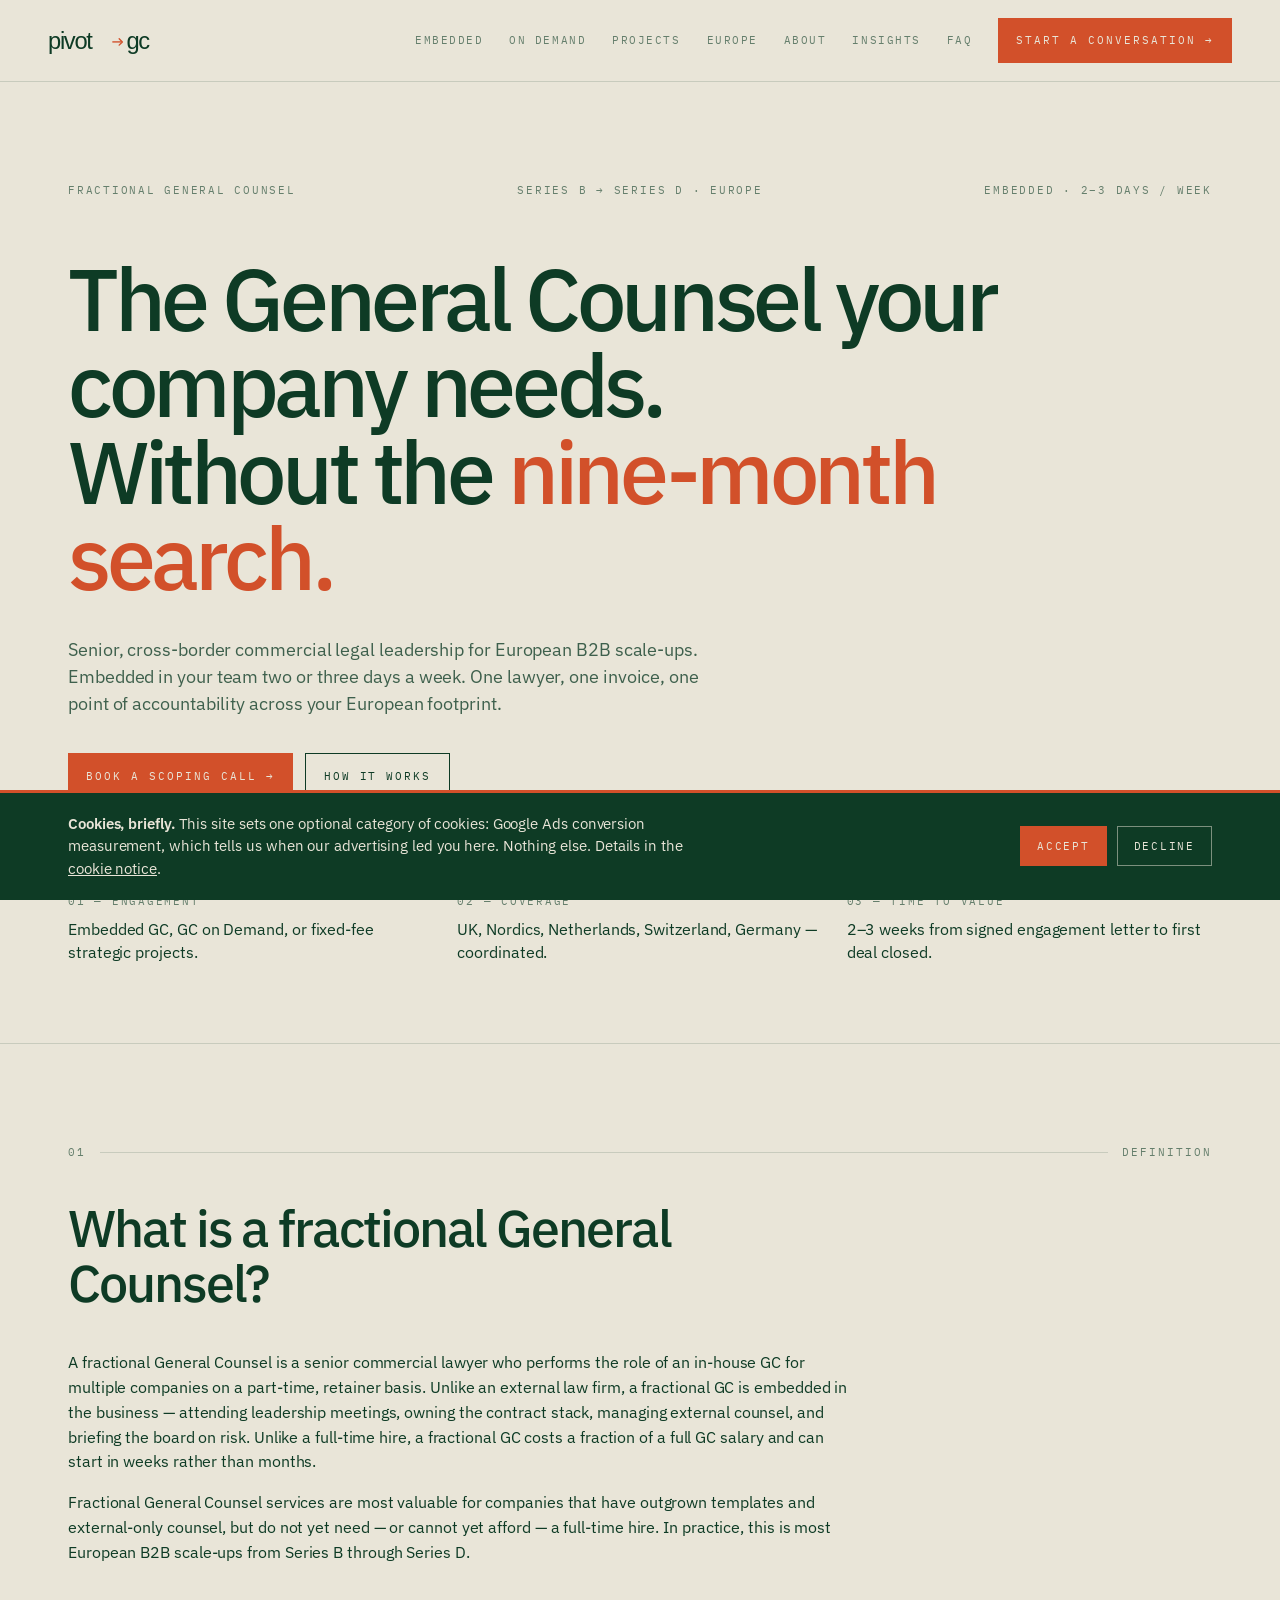
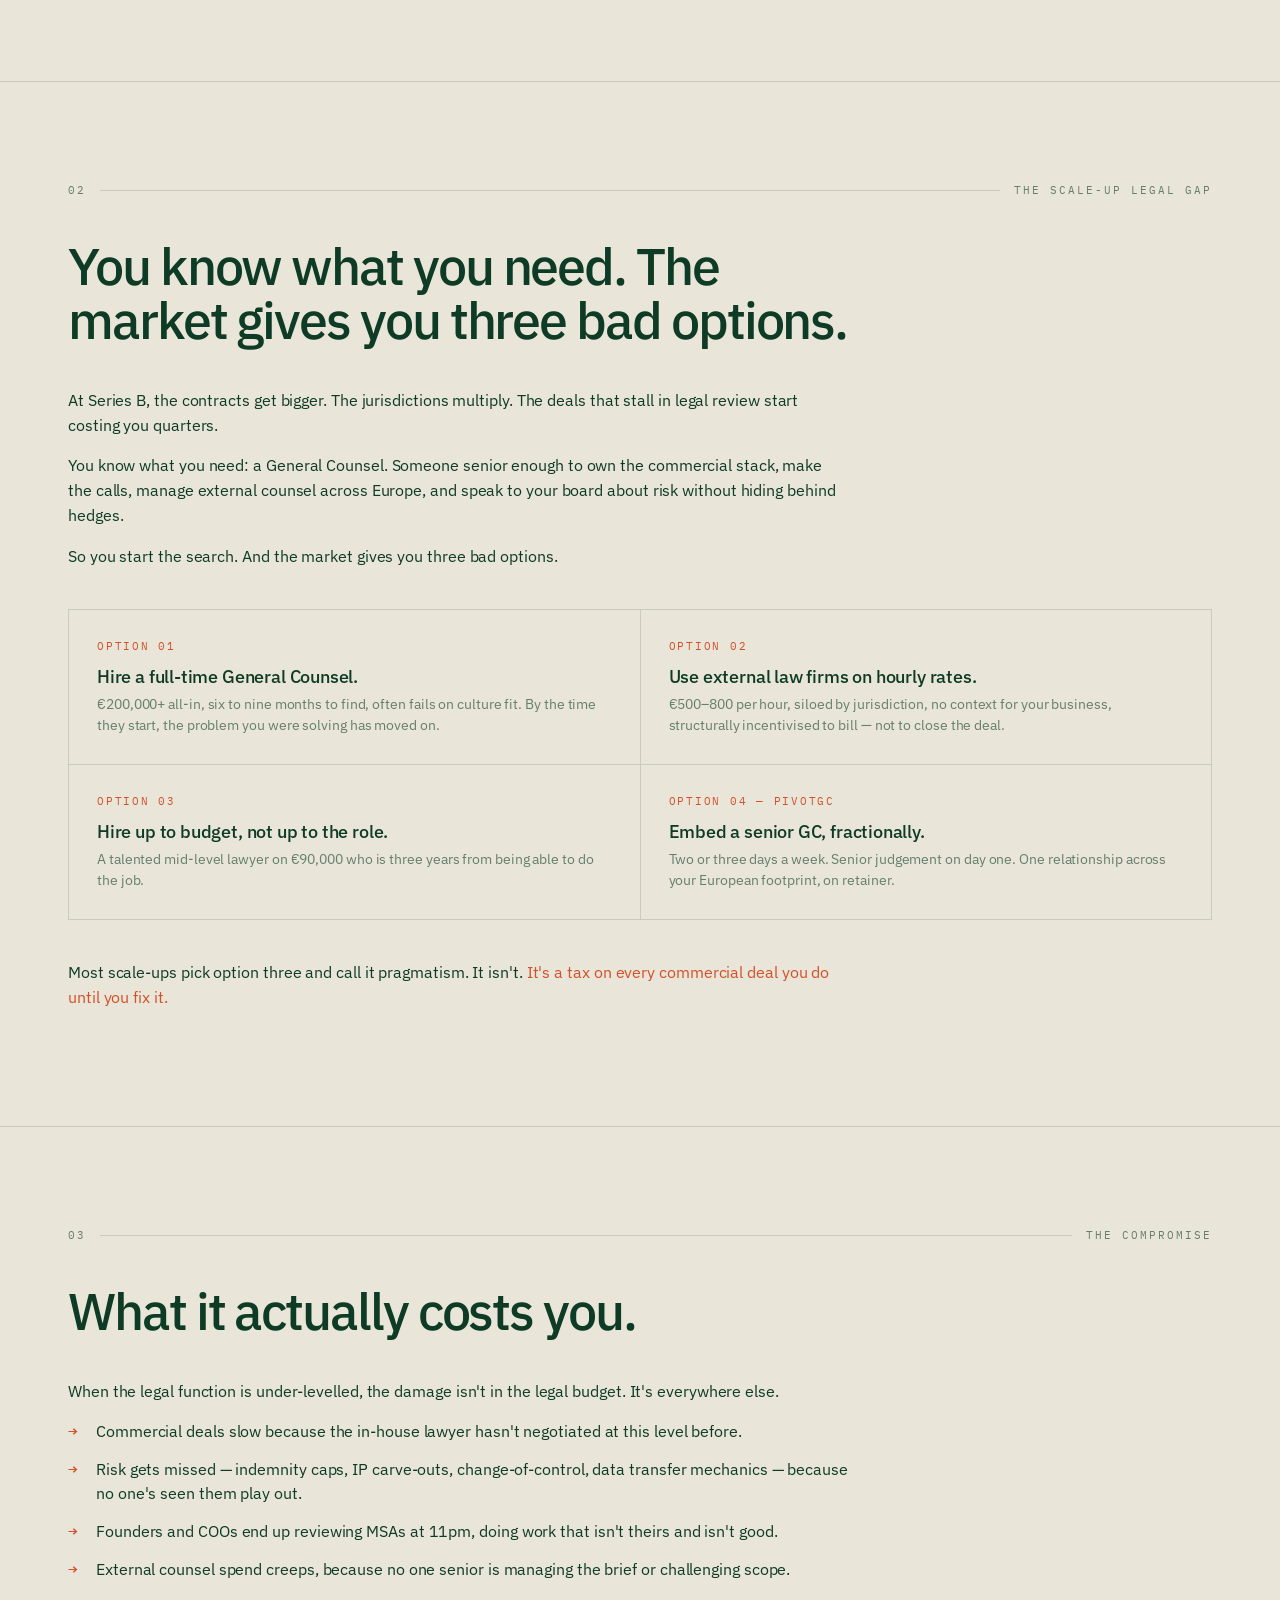
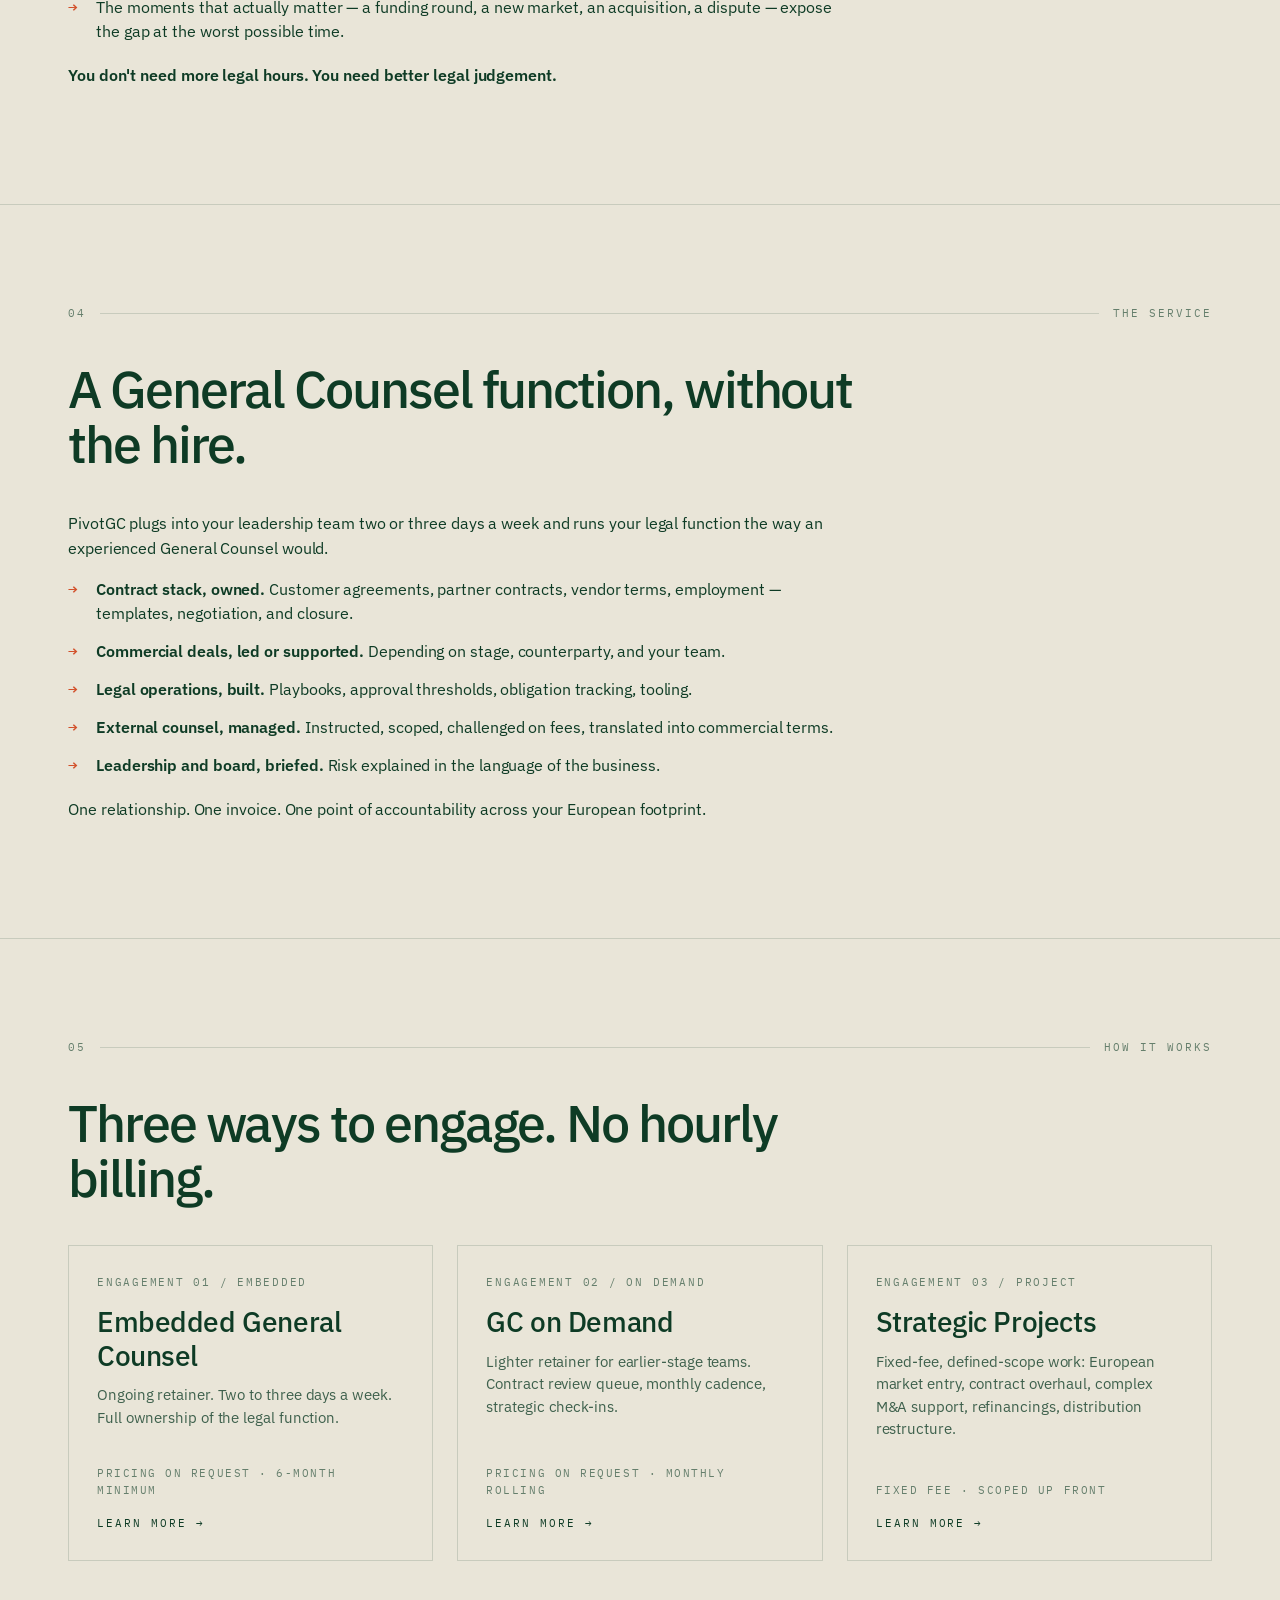
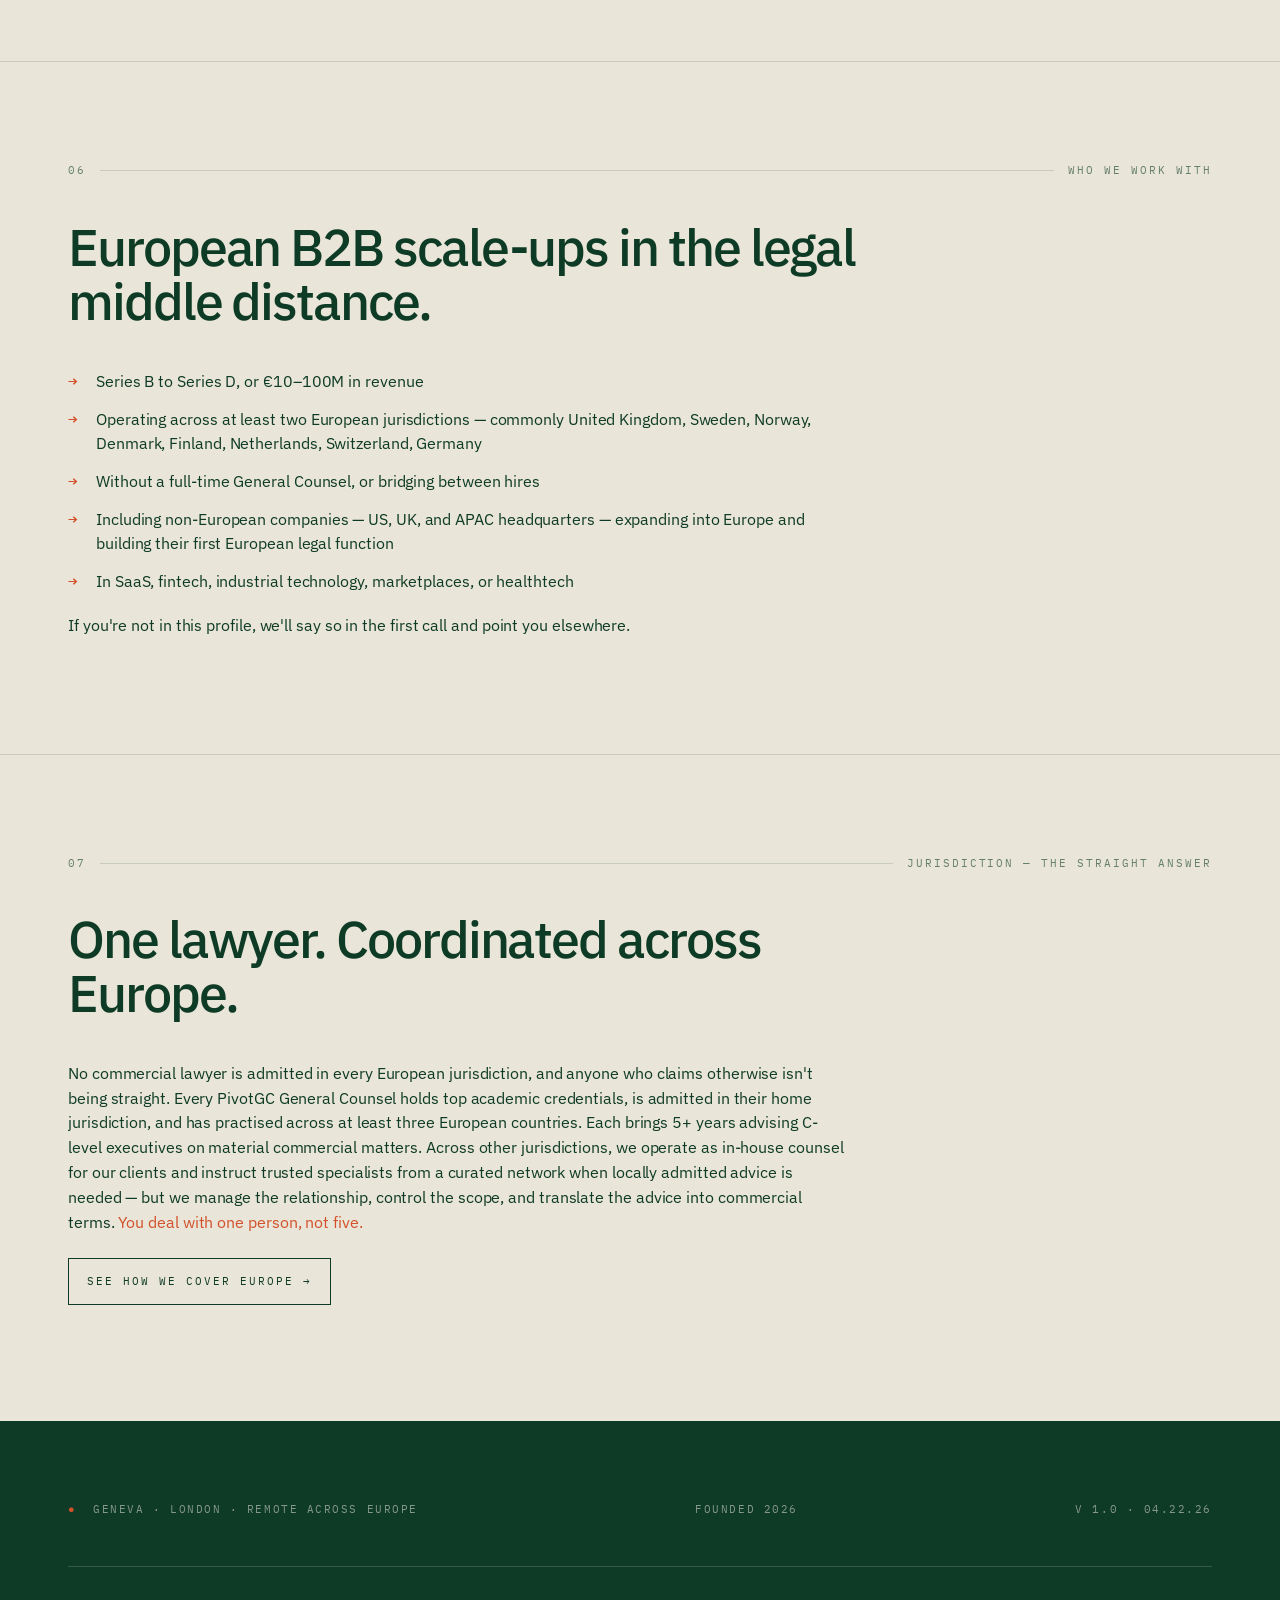
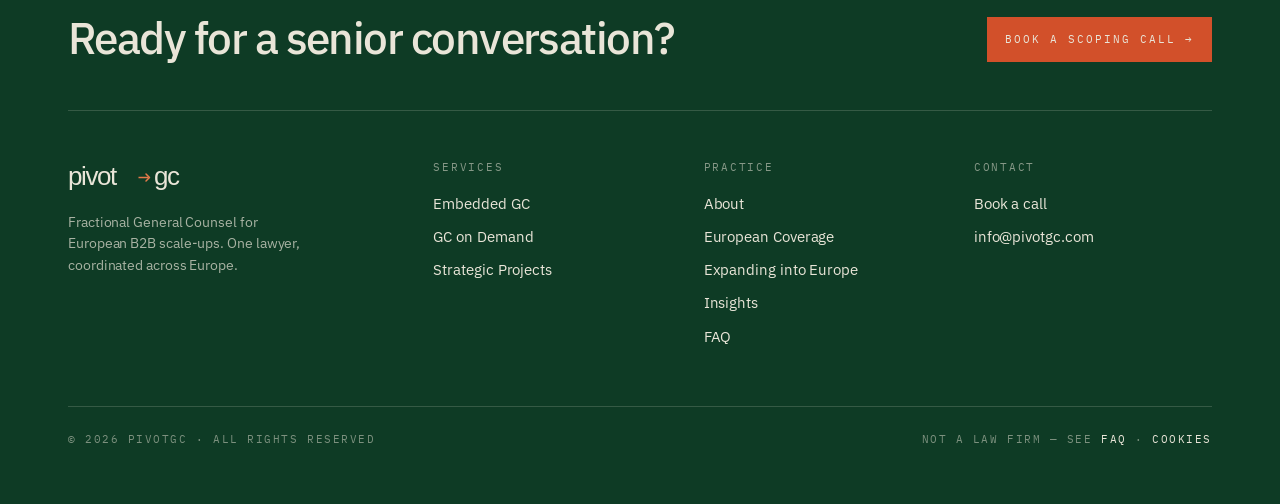
<file: index.html>
<!doctype html>
<html lang="en">
<head>
  <meta charset="utf-8" />
  <meta name="viewport" content="width=device-width, initial-scale=1" />
  <!-- Google tag (gtag.js) -->
  <script async src="https://www.googletagmanager.com/gtag/js?id=AW-18322813077"></script>
  <script>
    window.dataLayer = window.dataLayer || [];
    function gtag(){dataLayer.push(arguments);}
    gtag('consent', 'default', {
      'ad_storage': 'denied',
      'ad_user_data': 'denied',
      'ad_personalization': 'denied',
      'analytics_storage': 'denied'
    });
    gtag('js', new Date());

    gtag('config', 'AW-18322813077');
  </script>
  <script defer src="/assets/js/consent.js"></script>
  <title>Fractional General Counsel for European Scale-ups | PivotGC</title>
  <meta name="description" content="Senior fractional General Counsel for European B2B scale-ups. Cross-border legal leadership, embedded 2–3 days a week. UK, Nordics, Benelux, DACH." />
  <link rel="canonical" href="https://pivotgc.com/" />
  <meta property="og:title" content="Fractional General Counsel for European Scale-ups | PivotGC" />
  <meta property="og:description" content="Senior fractional General Counsel for European B2B scale-ups. Cross-border legal leadership, embedded 2–3 days a week. UK, Nordics, Benelux, DACH." />
  <meta property="og:type" content="website" />
  <meta property="og:url" content="https://pivotgc.com/" />
  <meta property="og:site_name" content="PivotGC" />
  <meta property="og:image" content="https://pivotgc.com/assets/brand/pivotgc-og.png" />
  <meta property="og:image:width" content="1200" />
  <meta property="og:image:height" content="630" />
  <meta property="og:image:alt" content="PivotGC — Fractional General Counsel for European scale-ups" />
  <meta name="twitter:image" content="https://pivotgc.com/assets/brand/pivotgc-og.png" />
  <meta name="twitter:card" content="summary_large_image" />
  <link rel="icon" href="/assets/brand/pivotgc-favicon.svg" type="image/svg+xml" />
  <link rel="apple-touch-icon" href="/assets/brand/pivotgc-appicon.svg" />
  <link rel="preconnect" href="https://fonts.googleapis.com" />
  <link rel="preconnect" href="https://fonts.gstatic.com" crossorigin />
  <link rel="stylesheet" href="https://fonts.googleapis.com/css2?family=IBM+Plex+Sans:wght@300;400;500;600;700&family=IBM+Plex+Mono:wght@300;400;500;600&display=swap" />
  <link rel="stylesheet" href="/assets/tokens/pivotgc-tokens.css" />
  <link rel="stylesheet" href="/assets/css/style.css" />
  <script type="application/ld+json">
  {
    "@context": "https://schema.org",
    "@type": "ProfessionalService",
    "@id": "https://pivotgc.com/#organization",
    "name": "PivotGC",
    "alternateName": "PivotGC Fractional General Counsel",
    "description": "Fractional General Counsel practice serving European B2B scale-ups across the UK, Nordics, Netherlands, and Switzerland.",
    "url": "https://pivotgc.com",
    "logo": "https://pivotgc.com/assets/brand/pivotgc-primary.svg",
    "image": "https://pivotgc.com/assets/brand/pivotgc-primary.svg",
    "email": "info@pivotgc.com",
    "address": {
      "@type": "PostalAddress",
      "addressLocality": "Geneva",
      "addressRegion": "GE",
      "addressCountry": "CH"
    },
    "areaServed": [
      { "@type": "Country", "name": "United Kingdom" },
      { "@type": "Country", "name": "Sweden" },
      { "@type": "Country", "name": "Norway" },
      { "@type": "Country", "name": "Denmark" },
      { "@type": "Country", "name": "Finland" },
      { "@type": "Country", "name": "Netherlands" },
      { "@type": "Country", "name": "Switzerland" },
      { "@type": "Country", "name": "Germany" }
    ],
    "knowsAbout": [
      "Commercial contracts",
      "Cross-border transactions",
      "SaaS contracts",
      "Distribution agreements",
      "Reseller agreements",
      "Employment law",
      "Data protection",
      "GDPR",
      "Swiss data protection (FADP)",
      "Fundraising documentation",
      "M&A support",
      "Fractional legal services"
    ],
    "priceRange": "€€€"
  }
  </script>
  <script type="application/ld+json">
  {
    "@context": "https://schema.org",
    "@type": "WebSite",
    "@id": "https://pivotgc.com/#website",
    "url": "https://pivotgc.com/",
    "name": "PivotGC",
    "description": "Fractional General Counsel for European B2B scale-ups.",
    "publisher": { "@id": "https://pivotgc.com/#organization" },
    "inLanguage": "en"
  }
  </script>
</head>
<body>

<div class="topbar">
  <div class="topbar-inner">
    <a href="/" class="brand-id" aria-label="PivotGC home">
      <img class="wordmark" src="/assets/brand/pivotgc-primary-transparent.svg" alt="PivotGC" />
    </a>
    <nav class="nav-mono" aria-label="Primary">
      <a href="/services/embedded-gc/">Embedded</a>
      <a href="/services/gc-on-demand/">On Demand</a>
      <a href="/services/projects/">Projects</a>
      <a href="/europe/">Europe</a>
      <a href="/about/">About</a>
      <a href="/insights/">Insights</a>
      <a href="/faq/">FAQ</a>
      <a class="cta" href="/contact/">Start a conversation →</a>
    </nav>
  </div>
</div>

<main>

<!-- HERO -->
<section class="hero no-border">
  <div class="wrap">
    <div class="meta">
      <div>Fractional General Counsel</div>
      <div>Series B → Series D · Europe</div>
      <div>Embedded · 2–3 days / week</div>
    </div>
    <h1>The General Counsel your company needs.<br>Without the <em>nine‑month search.</em></h1>
    <p class="lede">Senior, cross-border commercial legal leadership for European B2B scale-ups. Embedded in your team two or three days a week. One lawyer, one invoice, one point of accountability across your European footprint.</p>
    <div class="hero-actions">
      <a class="cta" href="/contact/">Book a scoping call →</a>
      <a class="cta cta-inv" href="#how-it-works">How it works</a>
    </div>
    <div class="tri">
      <div><div class="lbl">01 — Engagement</div><div class="val">Embedded GC, GC on Demand, or fixed-fee strategic projects.</div></div>
      <div><div class="lbl">02 — Coverage</div><div class="val">UK, Nordics, Netherlands, Switzerland, Germany — coordinated.</div></div>
      <div><div class="lbl">03 — Time to value</div><div class="val">2–3 weeks from signed engagement letter to first deal closed.</div></div>
    </div>
  </div>
</section>

<!-- DEFINITION -->
<section>
  <div class="wrap">
    <div class="kicker"><span>01</span><span class="line"></span><span>Definition</span></div>
    <h2>What is a fractional General Counsel?</h2>
    <div style="max-width:780px">
      <p>A fractional General Counsel is a senior commercial lawyer who performs the role of an in-house GC for multiple companies on a part-time, retainer basis. Unlike an external law firm, a fractional GC is embedded in the business — attending leadership meetings, owning the contract stack, managing external counsel, and briefing the board on risk. Unlike a full-time hire, a fractional GC costs a fraction of a full GC salary and can start in weeks rather than months.</p>
      <p>Fractional General Counsel services are most valuable for companies that have outgrown templates and external-only counsel, but do not yet need — or cannot yet afford — a full-time hire. In practice, this is most European B2B scale-ups from Series B through Series D.</p>
    </div>
  </div>
</section>

<!-- PROBLEM -->
<section>
  <div class="wrap">
    <div class="kicker"><span>02</span><span class="line"></span><span>The scale-up legal gap</span></div>
    <h2>You know what you need. The market gives you three bad options.</h2>
    <div style="max-width:780px">
      <p>At Series B, the contracts get bigger. The jurisdictions multiply. The deals that stall in legal review start costing you quarters.</p>
      <p>You know what you need: a General Counsel. Someone senior enough to own the commercial stack, make the calls, manage external counsel across Europe, and speak to your board about risk without hiding behind hedges.</p>
      <p>So you start the search. And the market gives you three bad options.</p>
    </div>

    <div class="rules">
      <div class="rule-item">
        <div class="n">OPTION 01</div>
        <div class="t">Hire a full-time General Counsel.</div>
        <div class="d">€200,000+ all-in, six to nine months to find, often fails on culture fit. By the time they start, the problem you were solving has moved on.</div>
      </div>
      <div class="rule-item">
        <div class="n">OPTION 02</div>
        <div class="t">Use external law firms on hourly rates.</div>
        <div class="d">€500–800 per hour, siloed by jurisdiction, no context for your business, structurally incentivised to bill — not to close the deal.</div>
      </div>
      <div class="rule-item">
        <div class="n">OPTION 03</div>
        <div class="t">Hire up to budget, not up to the role.</div>
        <div class="d">A talented mid-level lawyer on €90,000 who is three years from being able to do the job.</div>
      </div>
      <div class="rule-item">
        <div class="n">OPTION 04 — PIVOTGC</div>
        <div class="t">Embed a senior GC, fractionally.</div>
        <div class="d">Two or three days a week. Senior judgement on day one. One relationship across your European footprint, on retainer.</div>
      </div>
    </div>

    <p style="max-width:780px">Most scale-ups pick option three and call it pragmatism. It isn't. <em>It's a tax on every commercial deal you do until you fix it.</em></p>
  </div>
</section>

<!-- COST -->
<section>
  <div class="wrap">
    <div class="kicker"><span>03</span><span class="line"></span><span>The compromise</span></div>
    <h2>What it actually costs you.</h2>
    <div style="max-width:780px">
      <p>When the legal function is under-levelled, the damage isn't in the legal budget. It's everywhere else.</p>
      <ul class="arrow-list">
        <li>Commercial deals slow because the in-house lawyer hasn't negotiated at this level before.</li>
        <li>Risk gets missed — indemnity caps, IP carve-outs, change-of-control, data transfer mechanics — because no one's seen them play out.</li>
        <li>Founders and COOs end up reviewing MSAs at 11pm, doing work that isn't theirs and isn't good.</li>
        <li>External counsel spend creeps, because no one senior is managing the brief or challenging scope.</li>
        <li>The moments that actually matter — a funding round, a new market, an acquisition, a dispute — expose the gap at the worst possible time.</li>
      </ul>
      <p><strong>You don't need more legal hours. You need better legal judgement.</strong></p>
    </div>
  </div>
</section>

<!-- SERVICE OVERVIEW -->
<section>
  <div class="wrap">
    <div class="kicker"><span>04</span><span class="line"></span><span>The service</span></div>
    <h2>A General Counsel function, without the hire.</h2>
    <div style="max-width:780px">
      <p>PivotGC plugs into your leadership team two or three days a week and runs your legal function the way an experienced General Counsel would.</p>
      <ul class="arrow-list">
        <li><strong>Contract stack, owned.</strong> Customer agreements, partner contracts, vendor terms, employment — templates, negotiation, and closure.</li>
        <li><strong>Commercial deals, led or supported.</strong> Depending on stage, counterparty, and your team.</li>
        <li><strong>Legal operations, built.</strong> Playbooks, approval thresholds, obligation tracking, tooling.</li>
        <li><strong>External counsel, managed.</strong> Instructed, scoped, challenged on fees, translated into commercial terms.</li>
        <li><strong>Leadership and board, briefed.</strong> Risk explained in the language of the business.</li>
      </ul>
      <p>One relationship. One invoice. One point of accountability across your European footprint.</p>
    </div>
  </div>
</section>

<!-- HOW IT WORKS -->
<section id="how-it-works">
  <div class="wrap">
    <div class="kicker"><span>05</span><span class="line"></span><span>How it works</span></div>
    <h2>Three ways to engage. No hourly billing.</h2>

    <div class="grid g3">
      <article class="card">
        <div class="num">Engagement 01 / Embedded</div>
        <h3>Embedded General Counsel</h3>
        <p>Ongoing retainer. Two to three days a week. Full ownership of the legal function.</p>
        <div class="meta">Pricing on request · 6-month minimum</div>
        <a class="more" href="/services/embedded-gc/">Learn more →</a>
      </article>
      <article class="card">
        <div class="num">Engagement 02 / On demand</div>
        <h3>GC on Demand</h3>
        <p>Lighter retainer for earlier-stage teams. Contract review queue, monthly cadence, strategic check-ins.</p>
        <div class="meta">Pricing on request · monthly rolling</div>
        <a class="more" href="/services/gc-on-demand/">Learn more →</a>
      </article>
      <article class="card">
        <div class="num">Engagement 03 / Project</div>
        <h3>Strategic Projects</h3>
        <p>Fixed-fee, defined-scope work: European market entry, contract overhaul, complex M&amp;A support, refinancings, distribution restructure.</p>
        <div class="meta">Fixed fee · scoped up front</div>
        <a class="more" href="/services/projects/">Learn more →</a>
      </article>
    </div>
  </div>
</section>

<!-- FIT -->
<section>
  <div class="wrap">
    <div class="kicker"><span>06</span><span class="line"></span><span>Who we work with</span></div>
    <h2>European B2B scale-ups in the legal middle distance.</h2>
    <div style="max-width:780px">
      <ul class="arrow-list">
        <li>Series B to Series D, or €10–100M in revenue</li>
        <li>Operating across at least two European jurisdictions — commonly United Kingdom, Sweden, Norway, Denmark, Finland, Netherlands, Switzerland, Germany</li>
        <li>Without a full-time General Counsel, or bridging between hires</li>
        <li>Including non-European companies — US, UK, and APAC headquarters — <a href="/europe/expanding-into-europe/">expanding into Europe</a> and building their first European legal function</li>
        <li>In SaaS, fintech, industrial technology, marketplaces, or healthtech</li>
      </ul>
      <p>If you're not in this profile, we'll say so in the first call and point you elsewhere.</p>
    </div>
  </div>
</section>

<!-- JURISDICTION -->
<section>
  <div class="wrap">
    <div class="kicker"><span>07</span><span class="line"></span><span>Jurisdiction — the straight answer</span></div>
    <h2>One lawyer. Coordinated across Europe.</h2>
    <div style="max-width:780px">
      <p>No commercial lawyer is admitted in every European jurisdiction, and anyone who claims otherwise isn't being straight. Every PivotGC General Counsel holds top academic credentials, is admitted in their home jurisdiction, and has practised across at least three European countries. Each brings 5+ years advising C-level executives on material commercial matters. Across other jurisdictions, we operate as in-house counsel for our clients and instruct trusted specialists from a curated network when locally admitted advice is needed — but we manage the relationship, control the scope, and translate the advice into commercial terms. <em>You deal with one person, not five.</em></p>
      <p style="margin-top:24px"><a class="cta cta-inv" href="/europe/">See how we cover Europe →</a></p>
    </div>
  </div>
</section>

</main>

<footer class="site-footer">
  <div class="wrap">
    <div class="footer-meta">
      <div><span style="color:var(--pgc-signal)">●</span> &nbsp;Geneva · London · remote across Europe</div>
      <div>Founded 2026</div>
      <div>v 1.0 · 04.22.26</div>
    </div>

    <div class="footer-cta">
      <h2>Ready for a senior conversation?</h2>
      <div class="actions">
        <a class="cta" href="/contact/">Book a scoping call →</a>
      </div>
    </div>

    <div class="footer-grid">
      <div>
        <img class="wordmark-rev" src="/assets/brand/pivotgc-reversed-transparent.svg" alt="PivotGC" />
        <p class="blurb">Fractional General Counsel for European B2B scale-ups. One lawyer, coordinated across Europe.</p>
      </div>
      <div>
        <h4>Services</h4>
        <ul>
          <li><a href="/services/embedded-gc/">Embedded GC</a></li>
          <li><a href="/services/gc-on-demand/">GC on Demand</a></li>
          <li><a href="/services/projects/">Strategic Projects</a></li>
        </ul>
      </div>
      <div>
        <h4>Practice</h4>
        <ul>
          <li><a href="/about/">About</a></li>
          <li><a href="/europe/">European Coverage</a></li>
          <li><a href="/europe/expanding-into-europe/">Expanding into Europe</a></li>
          <li><a href="/insights/">Insights</a></li>
          <li><a href="/faq/">FAQ</a></li>
        </ul>
      </div>
      <div>
        <h4>Contact</h4>
        <ul>
          <li><a href="/contact/">Book a call</a></li>
          <li><a href="mailto:info@pivotgc.com">info@pivotgc.com</a></li>
        </ul>
      </div>
    </div>

    <div class="footer-bottom">
      <div>© 2026 PivotGC · All rights reserved</div>
      <div>Not a law firm — see <a href="/faq/">FAQ</a> · <a href="/cookies/">Cookies</a></div>
    </div>
  </div>
</footer>

</body>
</html>
</file>
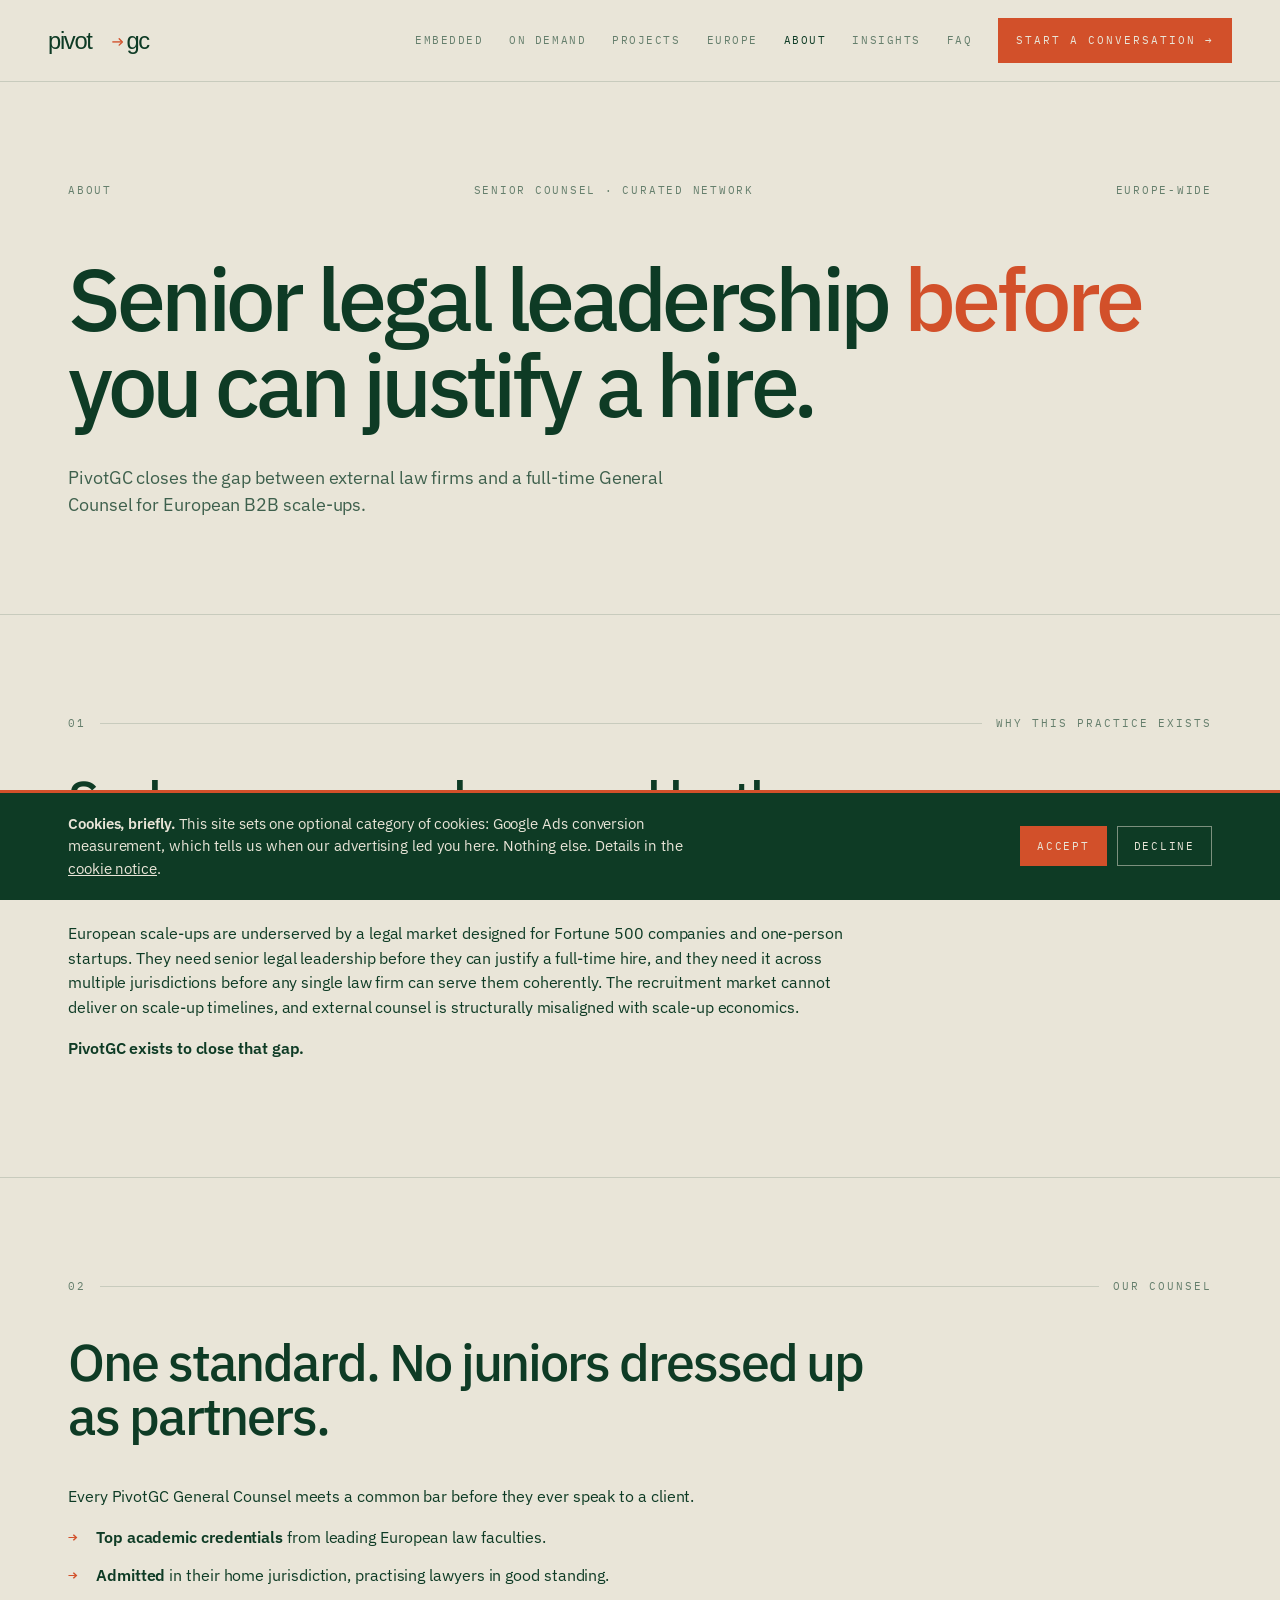
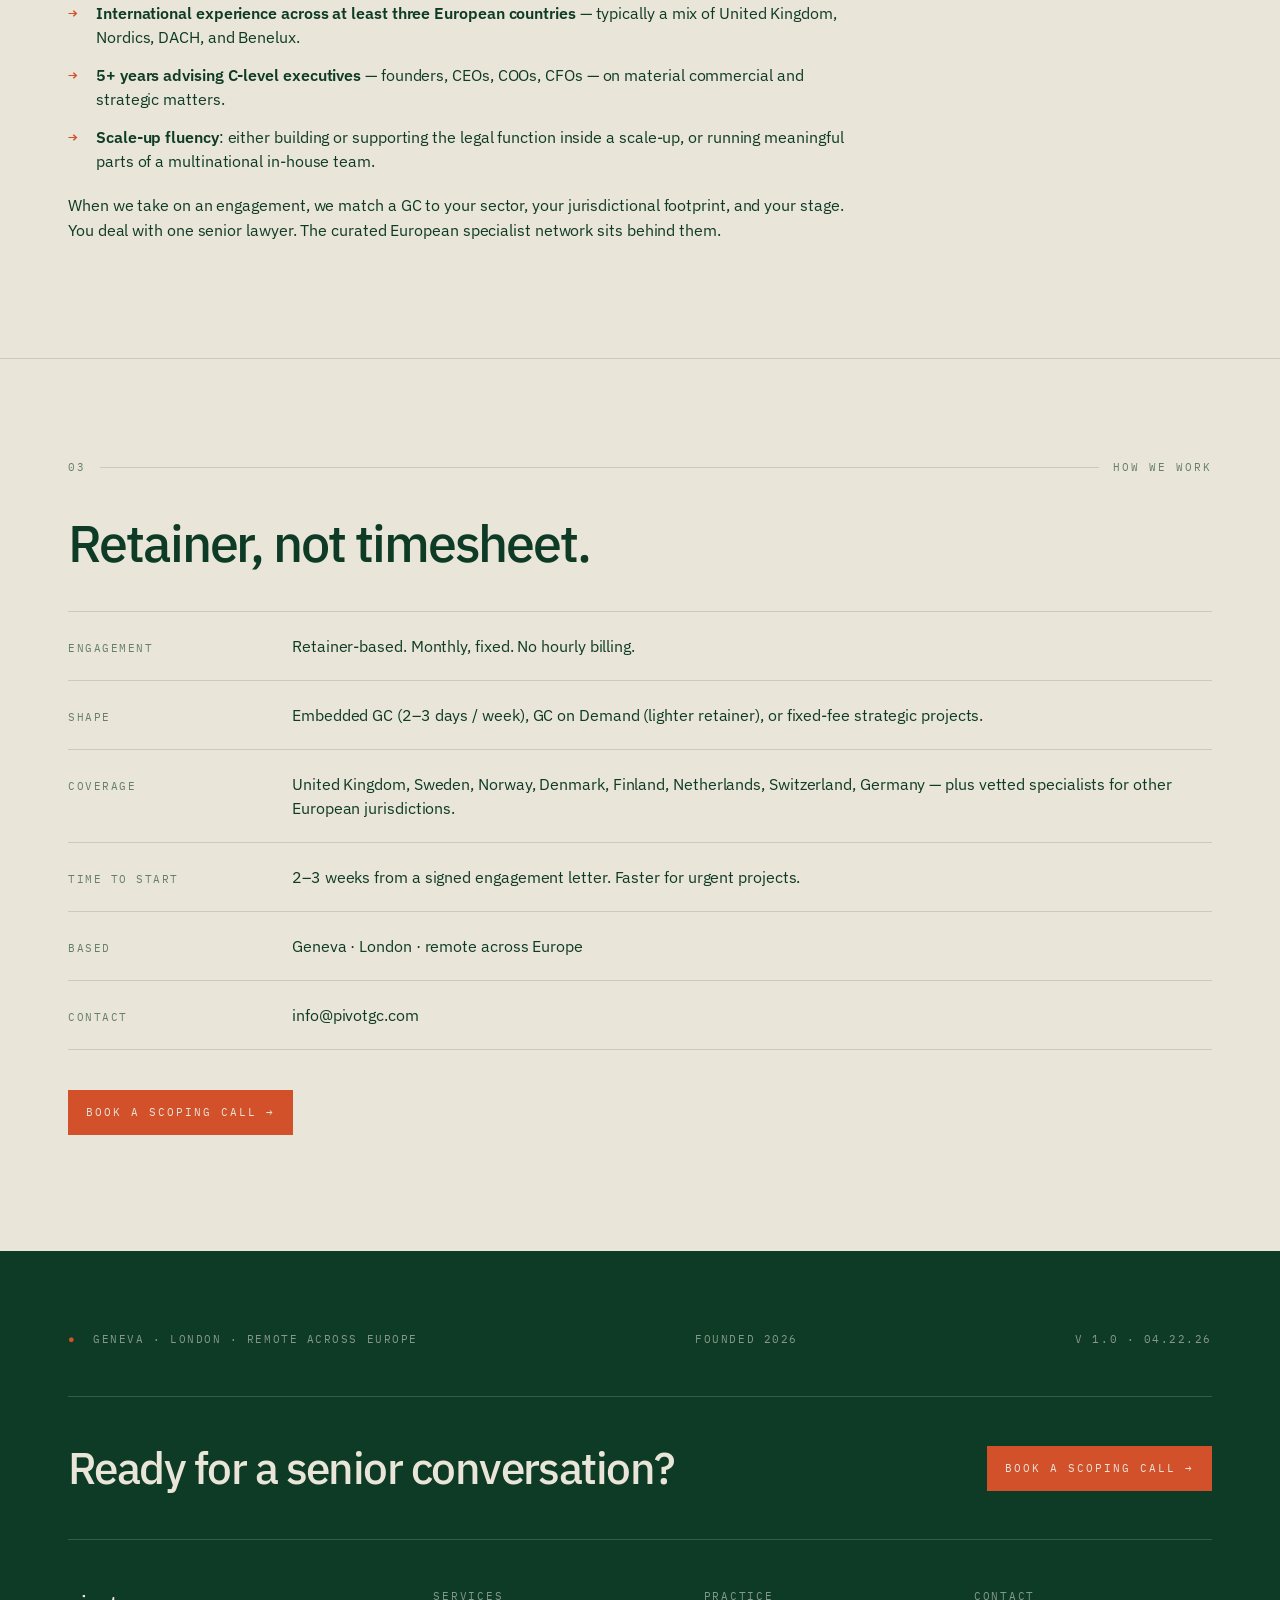
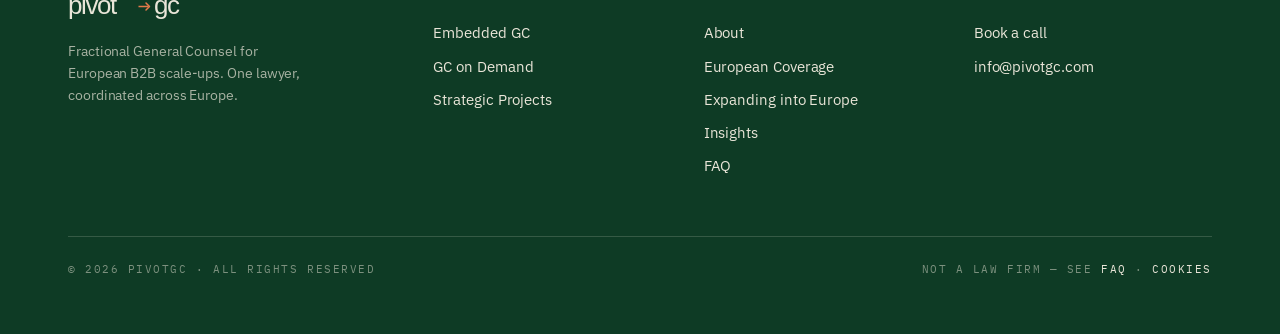
<file: about/index.html>
<!doctype html>
<html lang="en">
<head>
  <meta charset="utf-8" />
  <meta name="viewport" content="width=device-width, initial-scale=1" />
  <!-- Google tag (gtag.js) -->
  <script async src="https://www.googletagmanager.com/gtag/js?id=AW-18322813077"></script>
  <script>
    window.dataLayer = window.dataLayer || [];
    function gtag(){dataLayer.push(arguments);}
    gtag('consent', 'default', {
      'ad_storage': 'denied',
      'ad_user_data': 'denied',
      'ad_personalization': 'denied',
      'analytics_storage': 'denied'
    });
    gtag('js', new Date());

    gtag('config', 'AW-18322813077');
  </script>
  <script defer src="/assets/js/consent.js"></script>
  <title>About PivotGC | European Fractional General Counsel Practice</title>
  <meta name="description" content="PivotGC is a fractional General Counsel practice for European B2B scale-ups. Senior cross-border counsel matched to your sector, stage, and jurisdictional footprint." />
  <link rel="canonical" href="https://pivotgc.com/about/" />
  <meta property="og:title" content="About PivotGC | European Fractional General Counsel Practice" />
  <meta property="og:description" content="PivotGC is a fractional General Counsel practice for European B2B scale-ups. Senior cross-border counsel matched to your sector, stage, and jurisdictional footprint." />
  <meta property="og:type" content="website" />
  <meta property="og:url" content="https://pivotgc.com/about/" />
  <meta property="og:site_name" content="PivotGC" />
  <meta property="og:image" content="https://pivotgc.com/assets/brand/pivotgc-og.png" />
  <meta property="og:image:width" content="1200" />
  <meta property="og:image:height" content="630" />
  <meta property="og:image:alt" content="PivotGC — Fractional General Counsel for European scale-ups" />
  <meta name="twitter:card" content="summary_large_image" />
  <meta name="twitter:image" content="https://pivotgc.com/assets/brand/pivotgc-og.png" />
  <link rel="icon" href="/assets/brand/pivotgc-favicon.svg" type="image/svg+xml" />
  <link rel="apple-touch-icon" href="/assets/brand/pivotgc-appicon.svg" />
  <link rel="preconnect" href="https://fonts.googleapis.com" />
  <link rel="preconnect" href="https://fonts.gstatic.com" crossorigin />
  <link rel="stylesheet" href="https://fonts.googleapis.com/css2?family=IBM+Plex+Sans:wght@300;400;500;600;700&family=IBM+Plex+Mono:wght@300;400;500;600&display=swap" />
  <link rel="stylesheet" href="/assets/tokens/pivotgc-tokens.css" />
  <link rel="stylesheet" href="/assets/css/style.css" />
  <script type="application/ld+json">
  {
    "@context": "https://schema.org",
    "@type": "AboutPage",
    "name": "About PivotGC",
    "url": "https://pivotgc.com/about/",
    "description": "PivotGC is a fractional General Counsel practice for European B2B scale-ups. Senior cross-border counsel matched to your sector, stage, and jurisdictional footprint.",
    "isPartOf": { "@id": "https://pivotgc.com/#organization" }
  }
  </script>
</head>
<body>

<div class="topbar">
  <div class="topbar-inner">
    <a href="/" class="brand-id" aria-label="PivotGC home">
      <img class="wordmark" src="/assets/brand/pivotgc-primary-transparent.svg" alt="PivotGC" />
    </a>
    <nav class="nav-mono" aria-label="Primary">
      <a href="/services/embedded-gc/">Embedded</a>
      <a href="/services/gc-on-demand/">On Demand</a>
      <a href="/services/projects/">Projects</a>
      <a href="/europe/">Europe</a>
      <a href="/about/" aria-current="page">About</a>
      <a href="/insights/">Insights</a>
      <a href="/faq/">FAQ</a>
      <a class="cta" href="/contact/">Start a conversation →</a>
    </nav>
  </div>
</div>

<main>

<section class="hero no-border">
  <div class="wrap">
    <div class="meta">
      <div>About</div>
      <div>Senior counsel · curated network</div>
      <div>Europe-wide</div>
    </div>
    <h1>Senior legal leadership <em>before</em> you can justify a hire.</h1>
    <p class="lede">PivotGC closes the gap between external law firms and a full-time General Counsel for European B2B scale-ups.</p>
  </div>
</section>

<section>
  <div class="wrap">
    <div class="kicker"><span>01</span><span class="line"></span><span>Why this practice exists</span></div>
    <h2>Scale-ups are underserved by the legal market.</h2>
    <div style="max-width:780px">
      <p>European scale-ups are underserved by a legal market designed for Fortune 500 companies and one-person startups. They need senior legal leadership before they can justify a full-time hire, and they need it across multiple jurisdictions before any single law firm can serve them coherently. The recruitment market cannot deliver on scale-up timelines, and external counsel is structurally misaligned with scale-up economics.</p>
      <p><strong>PivotGC exists to close that gap.</strong></p>
    </div>
  </div>
</section>

<section>
  <div class="wrap">
    <div class="kicker"><span>02</span><span class="line"></span><span>Our counsel</span></div>
    <h2>One standard. No juniors dressed up as partners.</h2>
    <div style="max-width:780px">
      <p>Every PivotGC General Counsel meets a common bar before they ever speak to a client.</p>
      <ul class="arrow-list">
        <li><strong>Top academic credentials</strong> from leading European law faculties.</li>
        <li><strong>Admitted</strong> in their home jurisdiction, practising lawyers in good standing.</li>
        <li><strong>International experience across at least three European countries</strong> — typically a mix of United Kingdom, Nordics, DACH, and Benelux.</li>
        <li><strong>5+ years advising C-level executives</strong> — founders, CEOs, COOs, CFOs — on material commercial and strategic matters.</li>
        <li><strong>Scale-up fluency</strong>: either building or supporting the legal function inside a scale-up, or running meaningful parts of a multinational in-house team.</li>
      </ul>
      <p>When we take on an engagement, we match a GC to your sector, your jurisdictional footprint, and your stage. You deal with one senior lawyer. The curated European specialist network sits behind them.</p>
    </div>
  </div>
</section>

<section>
  <div class="wrap">
    <div class="kicker"><span>03</span><span class="line"></span><span>How we work</span></div>
    <h2>Retainer, not timesheet.</h2>
    <div class="spec-rows">
      <div class="spec-row">
        <div class="label">Engagement</div>
        <div class="value">Retainer-based. Monthly, fixed. No hourly billing.</div>
      </div>
      <div class="spec-row">
        <div class="label">Shape</div>
        <div class="value">Embedded GC (2–3 days / week), GC on Demand (lighter retainer), or fixed-fee strategic projects.</div>
      </div>
      <div class="spec-row">
        <div class="label">Coverage</div>
        <div class="value">United Kingdom, Sweden, Norway, Denmark, Finland, Netherlands, Switzerland, Germany — plus vetted specialists for other European jurisdictions.</div>
      </div>
      <div class="spec-row">
        <div class="label">Time to start</div>
        <div class="value">2–3 weeks from a signed engagement letter. Faster for urgent projects.</div>
      </div>
      <div class="spec-row">
        <div class="label">Based</div>
        <div class="value">Geneva · London · remote across Europe</div>
      </div>
      <div class="spec-row">
        <div class="label">Contact</div>
        <div class="value"><a href="mailto:info@pivotgc.com">info@pivotgc.com</a></div>
      </div>
    </div>

    <p style="margin-top:40px"><a class="cta" href="/contact/">Book a scoping call →</a></p>
  </div>
</section>

</main>

<footer class="site-footer">
  <div class="wrap">
    <div class="footer-meta">
      <div><span style="color:var(--pgc-signal)">●</span> &nbsp;Geneva · London · remote across Europe</div>
      <div>Founded 2026</div>
      <div>v 1.0 · 04.22.26</div>
    </div>
    <div class="footer-cta">
      <h2>Ready for a senior conversation?</h2>
      <div class="actions">
        <a class="cta" href="/contact/">Book a scoping call →</a>
      </div>
    </div>
    <div class="footer-grid">
      <div>
        <img class="wordmark-rev" src="/assets/brand/pivotgc-reversed-transparent.svg" alt="PivotGC" />
        <p class="blurb">Fractional General Counsel for European B2B scale-ups. One lawyer, coordinated across Europe.</p>
      </div>
      <div>
        <h4>Services</h4>
        <ul>
          <li><a href="/services/embedded-gc/">Embedded GC</a></li>
          <li><a href="/services/gc-on-demand/">GC on Demand</a></li>
          <li><a href="/services/projects/">Strategic Projects</a></li>
        </ul>
      </div>
      <div>
        <h4>Practice</h4>
        <ul>
          <li><a href="/about/">About</a></li>
          <li><a href="/europe/">European Coverage</a></li>
          <li><a href="/europe/expanding-into-europe/">Expanding into Europe</a></li>
          <li><a href="/insights/">Insights</a></li>
          <li><a href="/faq/">FAQ</a></li>
        </ul>
      </div>
      <div>
        <h4>Contact</h4>
        <ul>
          <li><a href="/contact/">Book a call</a></li>
          <li><a href="mailto:info@pivotgc.com">info@pivotgc.com</a></li>
        </ul>
      </div>
    </div>
    <div class="footer-bottom">
      <div>© 2026 PivotGC · All rights reserved</div>
      <div>Not a law firm — see <a href="/faq/">FAQ</a> · <a href="/cookies/">Cookies</a></div>
    </div>
  </div>
</footer>

</body>
</html>
</file>
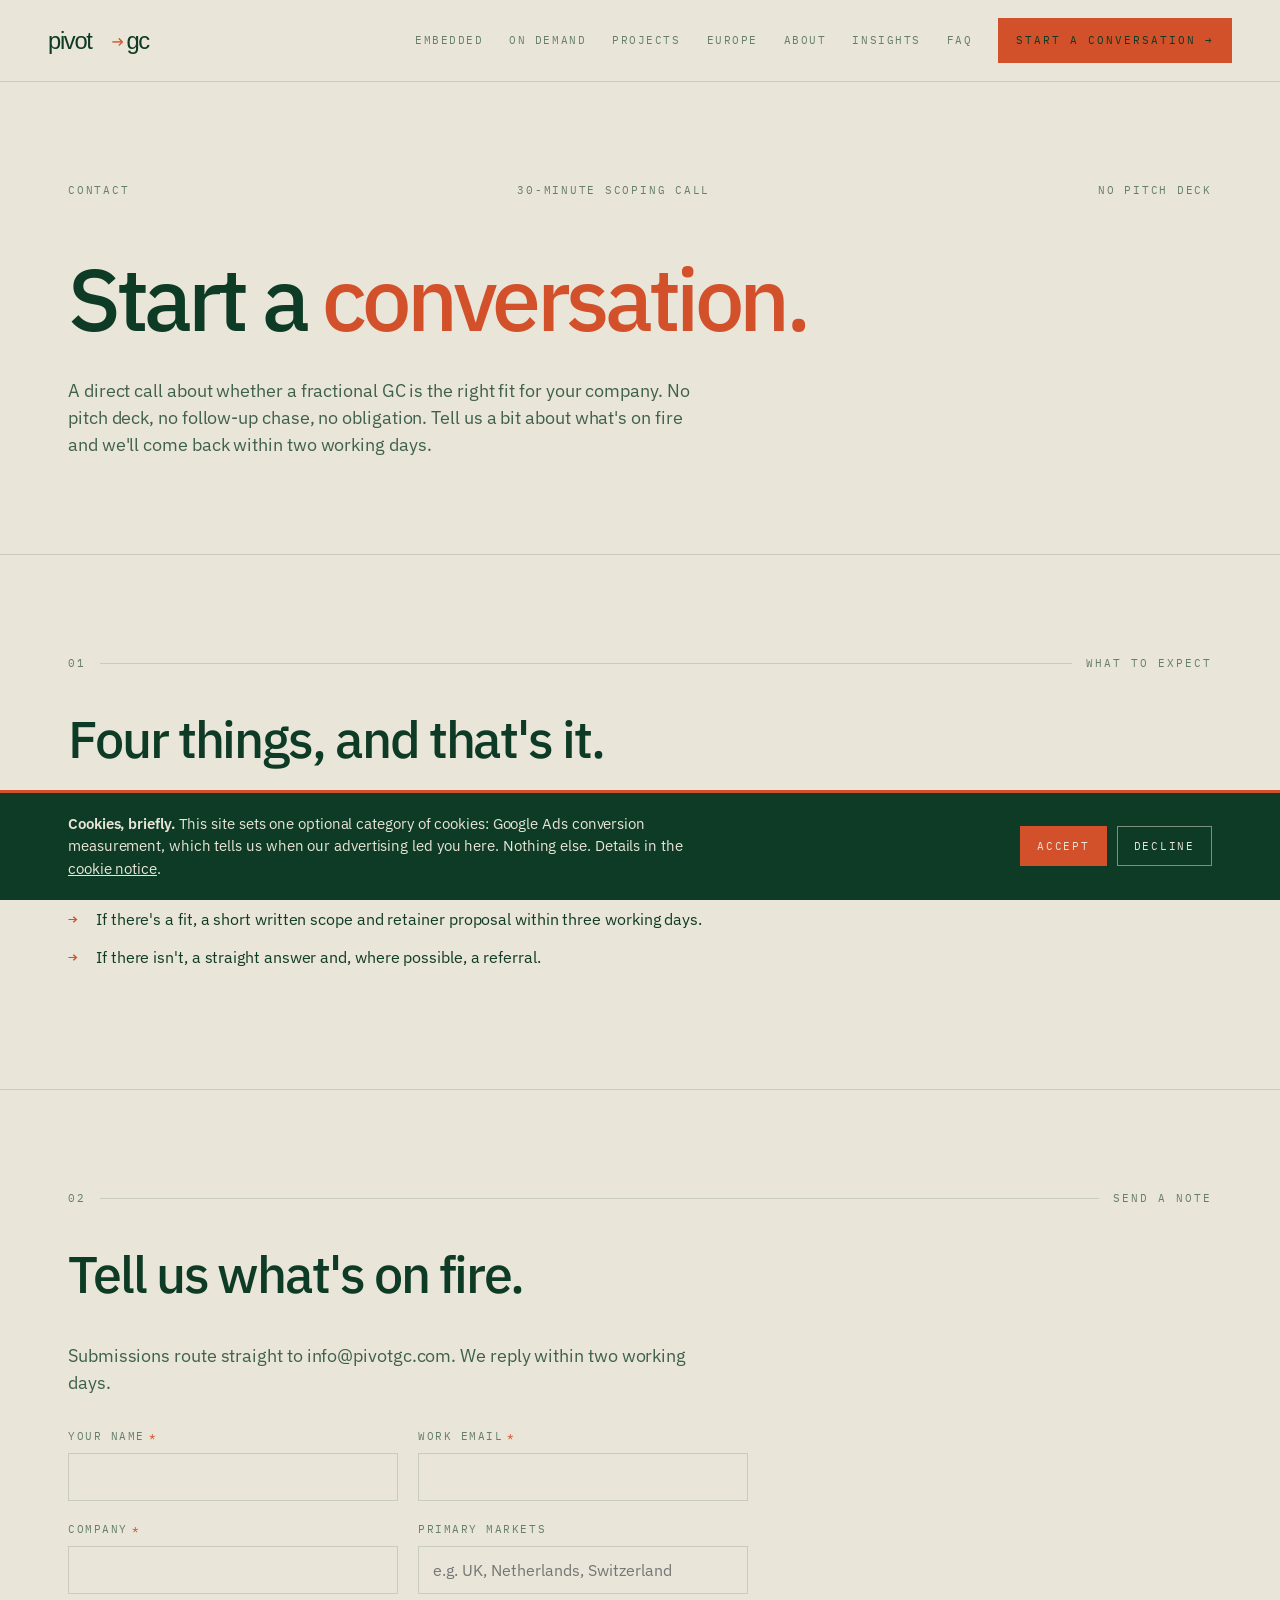
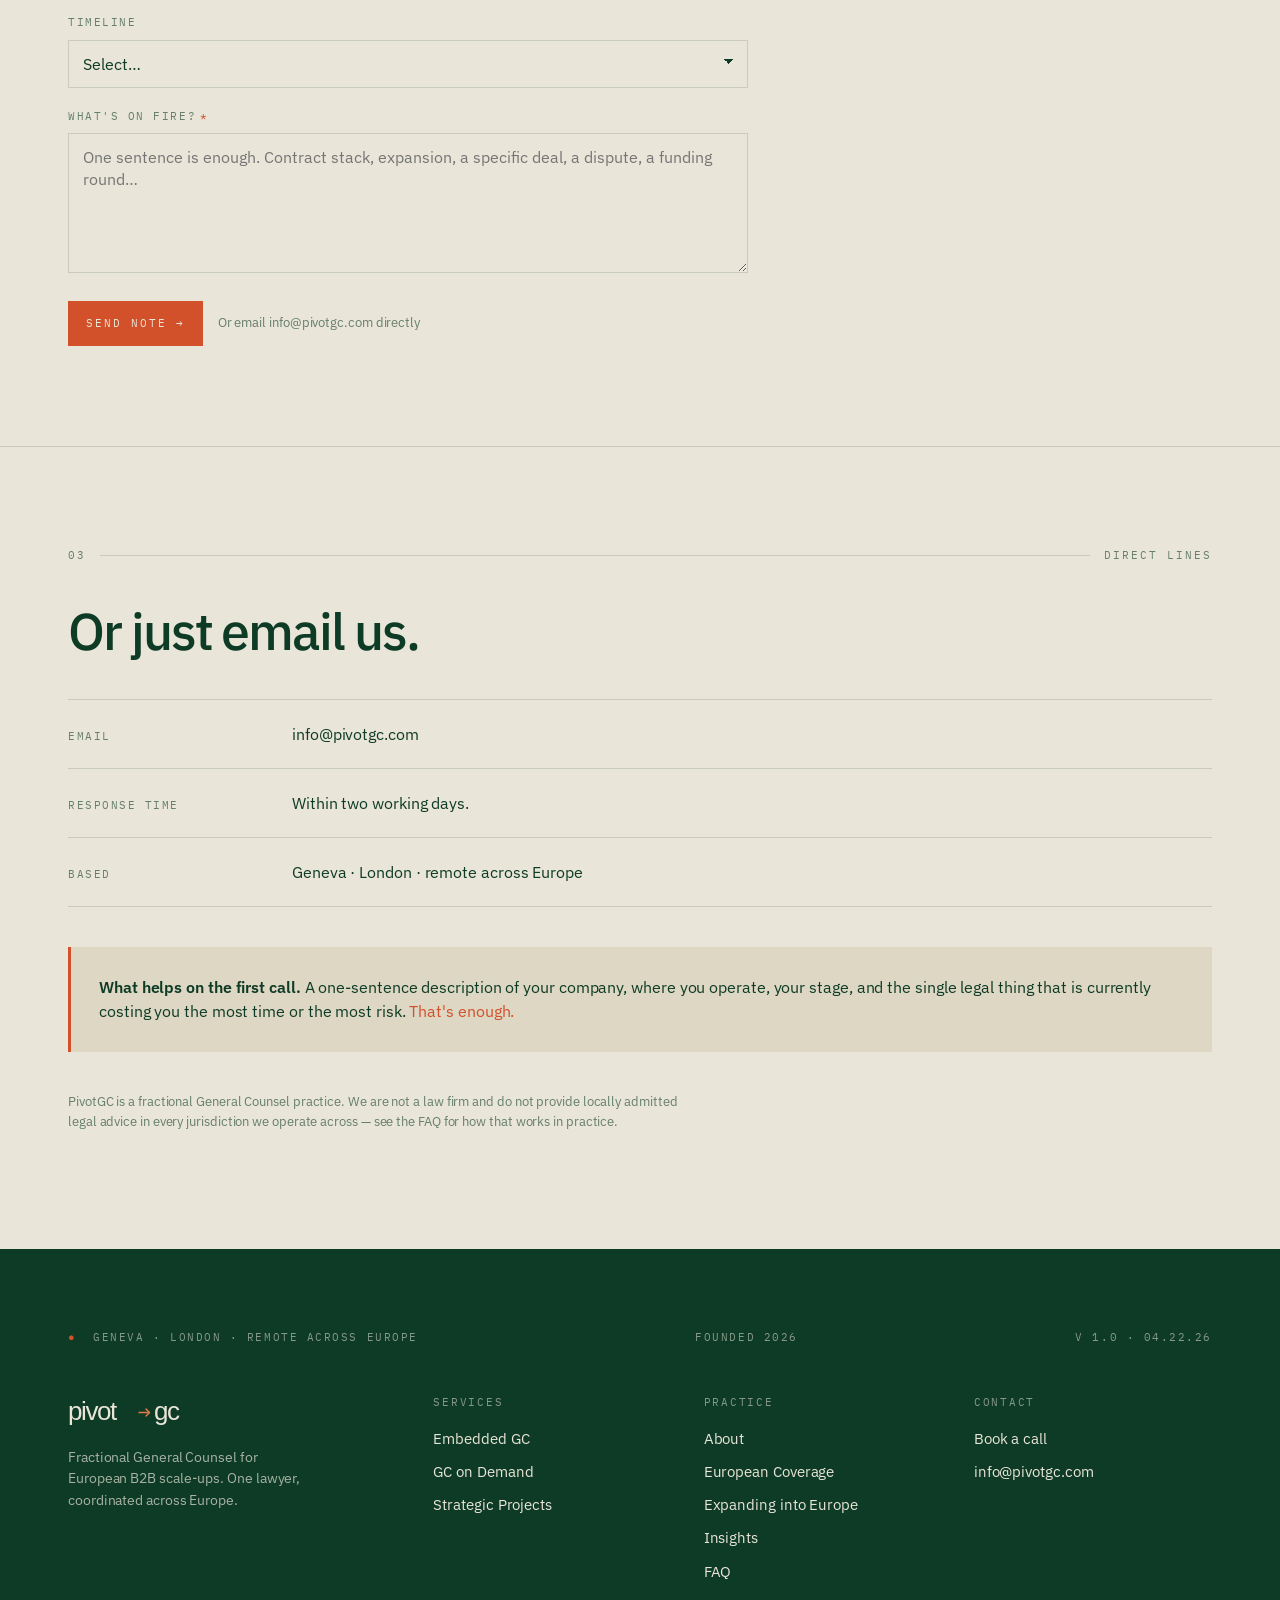
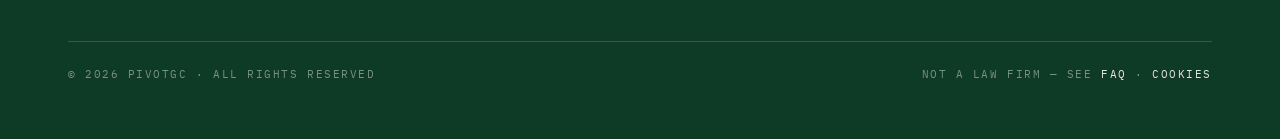
<file: contact/index.html>
<!doctype html>
<html lang="en">
<head>
  <meta charset="utf-8" />
  <meta name="viewport" content="width=device-width, initial-scale=1" />
  <!-- Google tag (gtag.js) -->
  <script async src="https://www.googletagmanager.com/gtag/js?id=AW-18322813077"></script>
  <script>
    window.dataLayer = window.dataLayer || [];
    function gtag(){dataLayer.push(arguments);}
    gtag('consent', 'default', {
      'ad_storage': 'denied',
      'ad_user_data': 'denied',
      'ad_personalization': 'denied',
      'analytics_storage': 'denied'
    });
    gtag('js', new Date());

    gtag('config', 'AW-18322813077');
  </script>
  <script defer src="/assets/js/consent.js"></script>
  <title>Book a Scoping Call | PivotGC Fractional General Counsel</title>
  <meta name="description" content="Book a 30-minute scoping call with PivotGC. Fractional General Counsel for European B2B scale-ups. No obligation, no pitch deck." />
  <link rel="canonical" href="https://pivotgc.com/contact/" />
  <meta property="og:title" content="Book a Scoping Call | PivotGC" />
  <meta property="og:description" content="Book a 30-minute scoping call. Fractional General Counsel for European B2B scale-ups." />
  <meta property="og:type" content="website" />
  <meta property="og:url" content="https://pivotgc.com/contact/" />
  <meta property="og:site_name" content="PivotGC" />
  <meta property="og:image" content="https://pivotgc.com/assets/brand/pivotgc-og.png" />
  <meta property="og:image:width" content="1200" />
  <meta property="og:image:height" content="630" />
  <meta property="og:image:alt" content="PivotGC — Fractional General Counsel for European scale-ups" />
  <meta name="twitter:card" content="summary_large_image" />
  <meta name="twitter:image" content="https://pivotgc.com/assets/brand/pivotgc-og.png" />
  <link rel="icon" href="/assets/brand/pivotgc-favicon.svg" type="image/svg+xml" />
  <link rel="apple-touch-icon" href="/assets/brand/pivotgc-appicon.svg" />
  <link rel="preconnect" href="https://fonts.googleapis.com" />
  <link rel="preconnect" href="https://fonts.gstatic.com" crossorigin />
  <link rel="stylesheet" href="https://fonts.googleapis.com/css2?family=IBM+Plex+Sans:wght@300;400;500;600;700&family=IBM+Plex+Mono:wght@300;400;500;600&display=swap" />
  <link rel="stylesheet" href="/assets/tokens/pivotgc-tokens.css" />
  <link rel="stylesheet" href="/assets/css/style.css" />
  <script type="application/ld+json">
  {
    "@context": "https://schema.org",
    "@type": "ContactPage",
    "name": "Contact PivotGC",
    "url": "https://pivotgc.com/contact/",
    "description": "Book a 30-minute scoping call with PivotGC, fractional General Counsel for European B2B scale-ups.",
    "isPartOf": { "@id": "https://pivotgc.com/#organization" }
  }
  </script>
</head>
<body>

<div class="topbar">
  <div class="topbar-inner">
    <a href="/" class="brand-id" aria-label="PivotGC home">
      <img class="wordmark" src="/assets/brand/pivotgc-primary-transparent.svg" alt="PivotGC" />
    </a>
    <nav class="nav-mono" aria-label="Primary">
      <a href="/services/embedded-gc/">Embedded</a>
      <a href="/services/gc-on-demand/">On Demand</a>
      <a href="/services/projects/">Projects</a>
      <a href="/europe/">Europe</a>
      <a href="/about/">About</a>
      <a href="/insights/">Insights</a>
      <a href="/faq/">FAQ</a>
      <a class="cta" href="/contact/" aria-current="page">Start a conversation →</a>
    </nav>
  </div>
</div>

<main>

<section class="hero no-border">
  <div class="wrap">
    <div class="meta">
      <div>Contact</div>
      <div>30-minute scoping call</div>
      <div>No pitch deck</div>
    </div>
    <h1>Start a <em>conversation.</em></h1>
    <p class="lede">A direct call about whether a fractional GC is the right fit for your company. No pitch deck, no follow-up chase, no obligation. Tell us a bit about what's on fire and we'll come back within two working days.</p>
  </div>
</section>

<section>
  <div class="wrap">
    <div class="kicker"><span>01</span><span class="line"></span><span>What to expect</span></div>
    <h2>Four things, and that's it.</h2>
    <div style="max-width:780px">
      <ul class="arrow-list">
        <li>A 30-minute call with a senior PivotGC General Counsel — not an associate, not a sales lead.</li>
        <li>A candid read on whether your situation fits an Embedded GC, GC on Demand, or a scoped project — or whether you need something different entirely.</li>
        <li>If there's a fit, a short written scope and retainer proposal within three working days.</li>
        <li>If there isn't, a straight answer and, where possible, a referral.</li>
      </ul>
    </div>
  </div>
</section>

<section id="form">
  <div class="wrap">
    <div class="kicker"><span>02</span><span class="line"></span><span>Send a note</span></div>
    <h2>Tell us what's on fire.</h2>
    <p class="lead" style="margin-bottom:0">Submissions route straight to <a href="mailto:info@pivotgc.com">info@pivotgc.com</a>. We reply within two working days.</p>

    <form class="form" action="https://api.web3forms.com/submit" method="POST">
      <input type="hidden" name="access_key" value="482639d9-8239-47c4-8696-252d0229ff0e" />
      <input type="hidden" name="subject" value="PivotGC — scoping call request" />
      <input type="hidden" name="from_name" value="PivotGC website" />
      <input type="hidden" name="redirect" value="https://pivotgc.com/contact/thanks/" />
      <input type="checkbox" name="botcheck" class="field-honey" tabindex="-1" autocomplete="off" aria-hidden="true" />

      <div class="form-row">
        <div class="field">
          <label for="f-name">Your name<span class="req">*</span></label>
          <input id="f-name" type="text" name="Name" required autocomplete="name" />
        </div>
        <div class="field">
          <label for="f-email">Work email<span class="req">*</span></label>
          <input id="f-email" type="email" name="Email" required autocomplete="email" />
        </div>
      </div>

      <div class="form-row">
        <div class="field">
          <label for="f-company">Company<span class="req">*</span></label>
          <input id="f-company" type="text" name="Company" required autocomplete="organization" />
        </div>
        <div class="field">
          <label for="f-markets">Primary markets</label>
          <input id="f-markets" type="text" name="Markets" placeholder="e.g. UK, Netherlands, Switzerland" />
        </div>
      </div>

      <div class="field">
        <label for="f-timeline">Timeline</label>
        <select id="f-timeline" name="Timeline">
          <option value="">Select…</option>
          <option>Urgent (&lt; 4 weeks)</option>
          <option>Near-term (1–3 months)</option>
          <option>Exploring</option>
        </select>
      </div>

      <div class="field">
        <label for="f-fire">What's on fire?<span class="req">*</span></label>
        <textarea id="f-fire" name="What is on fire" required placeholder="One sentence is enough. Contract stack, expansion, a specific deal, a dispute, a funding round…"></textarea>
      </div>

      <div class="submit">
        <button type="submit" class="cta">Send note →</button>
        <span class="small">&nbsp;Or email <a href="mailto:info@pivotgc.com">info@pivotgc.com</a> directly</span>
      </div>
    </form>
  </div>
</section>

<section>
  <div class="wrap">
    <div class="kicker"><span>03</span><span class="line"></span><span>Direct lines</span></div>
    <h2>Or just email us.</h2>

    <div class="spec-rows">
      <div class="spec-row">
        <div class="label">Email</div>
        <div class="value"><a href="mailto:info@pivotgc.com">info@pivotgc.com</a></div>
      </div>
      <div class="spec-row">
        <div class="label">Response time</div>
        <div class="value">Within two working days.</div>
      </div>
      <div class="spec-row">
        <div class="label">Based</div>
        <div class="value">Geneva · London · remote across Europe</div>
      </div>
    </div>

    <div class="callout">
      <p><strong>What helps on the first call.</strong> A one-sentence description of your company, where you operate, your stage, and the single legal thing that is currently costing you the most time or the most risk. <em>That's enough.</em></p>
    </div>

    <p class="small" style="margin-top:40px; max-width:640px">PivotGC is a fractional General Counsel practice. We are not a law firm and do not provide locally admitted legal advice in every jurisdiction we operate across — see <a href="/faq/">the FAQ</a> for how that works in practice.</p>
  </div>
</section>

</main>

<footer class="site-footer">
  <div class="wrap">
    <div class="footer-meta">
      <div><span style="color:var(--pgc-signal)">●</span> &nbsp;Geneva · London · remote across Europe</div>
      <div>Founded 2026</div>
      <div>v 1.0 · 04.22.26</div>
    </div>
    <div class="footer-grid">
      <div>
        <img class="wordmark-rev" src="/assets/brand/pivotgc-reversed-transparent.svg" alt="PivotGC" />
        <p class="blurb">Fractional General Counsel for European B2B scale-ups. One lawyer, coordinated across Europe.</p>
      </div>
      <div>
        <h4>Services</h4>
        <ul>
          <li><a href="/services/embedded-gc/">Embedded GC</a></li>
          <li><a href="/services/gc-on-demand/">GC on Demand</a></li>
          <li><a href="/services/projects/">Strategic Projects</a></li>
        </ul>
      </div>
      <div>
        <h4>Practice</h4>
        <ul>
          <li><a href="/about/">About</a></li>
          <li><a href="/europe/">European Coverage</a></li>
          <li><a href="/europe/expanding-into-europe/">Expanding into Europe</a></li>
          <li><a href="/insights/">Insights</a></li>
          <li><a href="/faq/">FAQ</a></li>
        </ul>
      </div>
      <div>
        <h4>Contact</h4>
        <ul>
          <li><a href="/contact/">Book a call</a></li>
          <li><a href="mailto:info@pivotgc.com">info@pivotgc.com</a></li>
        </ul>
      </div>
    </div>
    <div class="footer-bottom">
      <div>© 2026 PivotGC · All rights reserved</div>
      <div>Not a law firm — see <a href="/faq/">FAQ</a> · <a href="/cookies/">Cookies</a></div>
    </div>
  </div>
</footer>

</body>
</html>
</file>
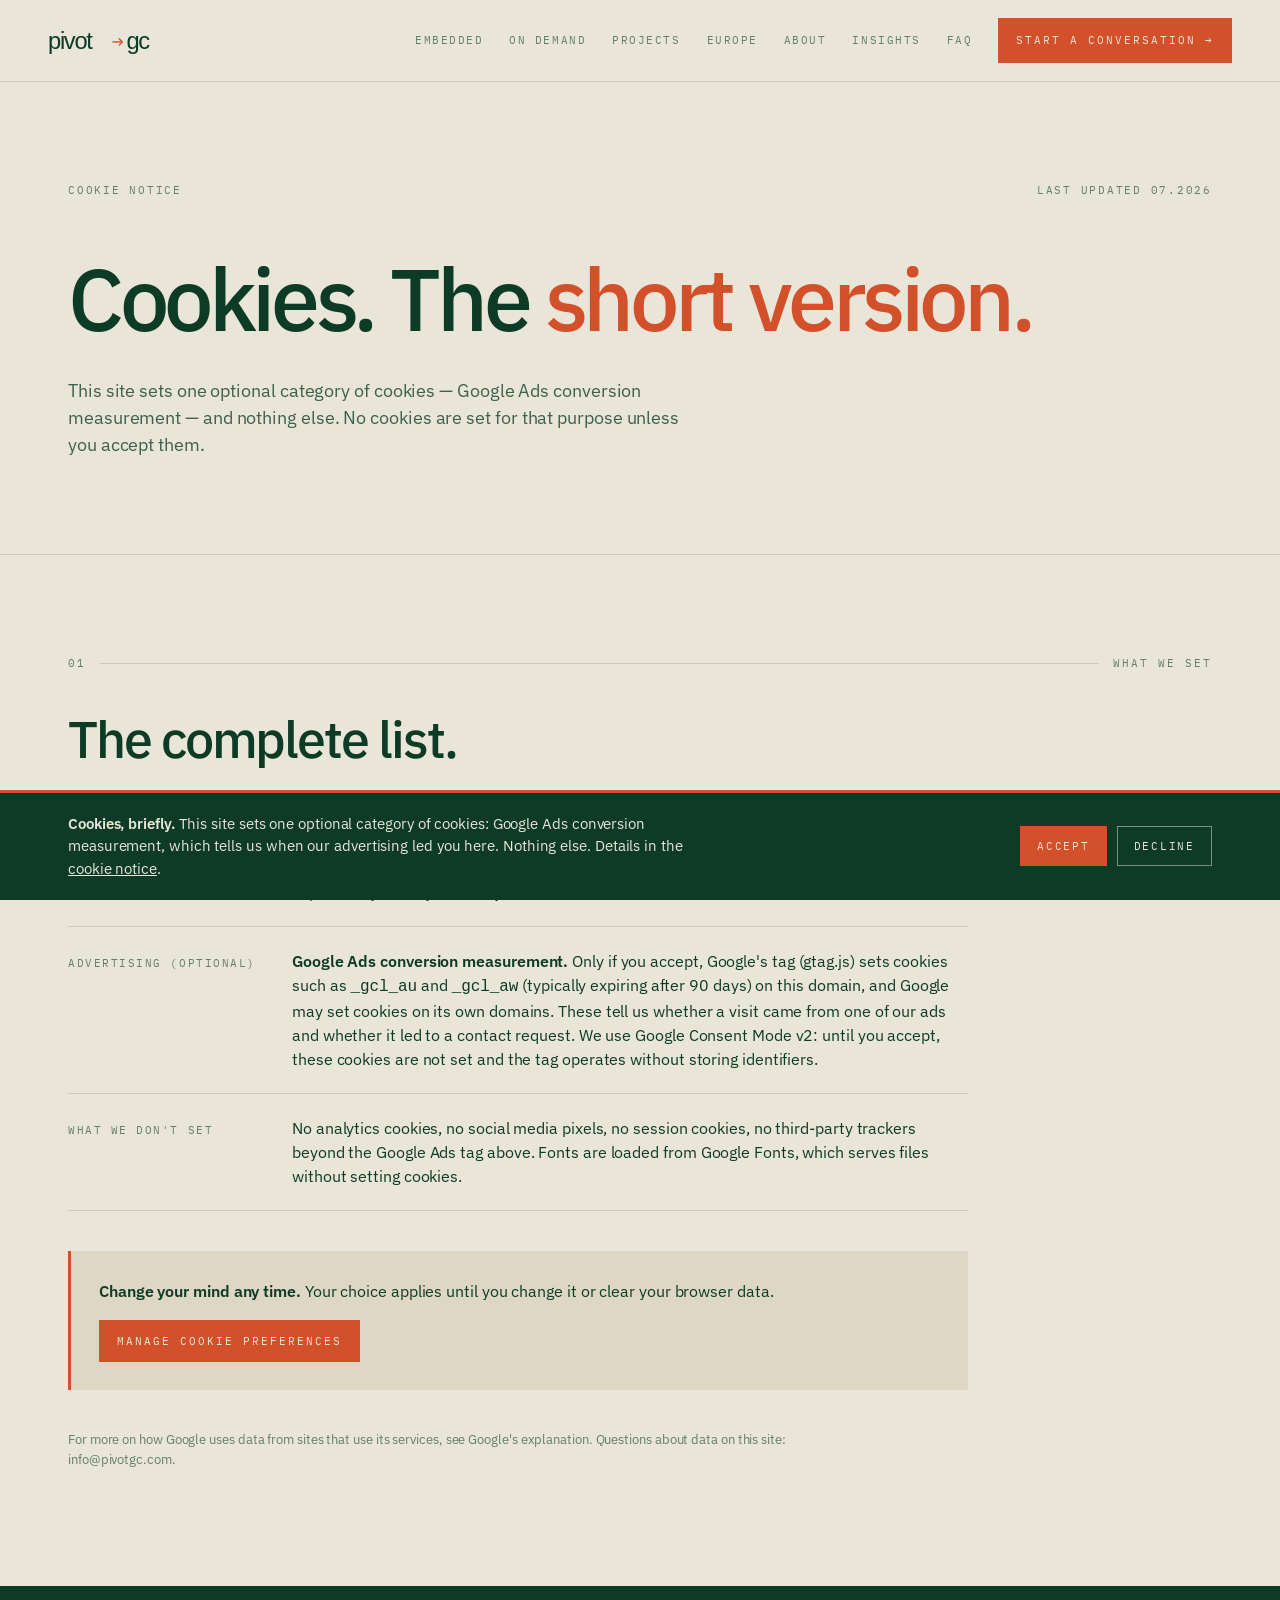
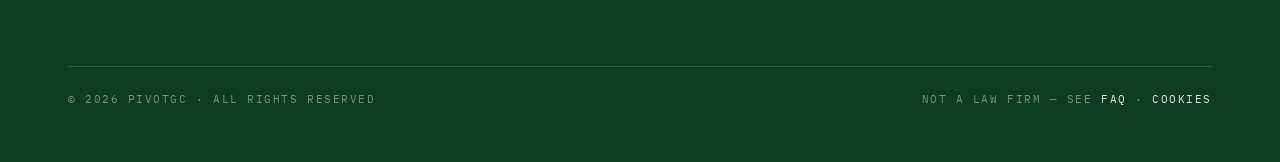
<file: cookies/index.html>
<!doctype html>
<html lang="en">
<head>
  <meta charset="utf-8" />
  <meta name="viewport" content="width=device-width, initial-scale=1" />
  <!-- Google tag (gtag.js) -->
  <script async src="https://www.googletagmanager.com/gtag/js?id=AW-18322813077"></script>
  <script>
    window.dataLayer = window.dataLayer || [];
    function gtag(){dataLayer.push(arguments);}
    gtag('consent', 'default', {
      'ad_storage': 'denied',
      'ad_user_data': 'denied',
      'ad_personalization': 'denied',
      'analytics_storage': 'denied'
    });
    gtag('js', new Date());

    gtag('config', 'AW-18322813077');
  </script>
  <script defer src="/assets/js/consent.js"></script>
  <title>Cookie Notice | PivotGC</title>
  <meta name="description" content="What cookies pivotgc.com sets, why, and how to change your choice. One optional category: Google Ads conversion measurement." />
  <link rel="canonical" href="https://pivotgc.com/cookies/" />
  <meta property="og:title" content="Cookie Notice | PivotGC" />
  <meta property="og:description" content="What cookies pivotgc.com sets, why, and how to change your choice." />
  <meta property="og:type" content="website" />
  <meta property="og:url" content="https://pivotgc.com/cookies/" />
  <meta property="og:site_name" content="PivotGC" />
  <meta property="og:image" content="https://pivotgc.com/assets/brand/pivotgc-og.png" />
  <meta name="twitter:card" content="summary_large_image" />
  <meta name="twitter:image" content="https://pivotgc.com/assets/brand/pivotgc-og.png" />
  <link rel="icon" href="/assets/brand/pivotgc-favicon.svg" type="image/svg+xml" />
  <link rel="apple-touch-icon" href="/assets/brand/pivotgc-appicon.svg" />
  <link rel="preconnect" href="https://fonts.googleapis.com" />
  <link rel="preconnect" href="https://fonts.gstatic.com" crossorigin />
  <link rel="stylesheet" href="https://fonts.googleapis.com/css2?family=IBM+Plex+Sans:wght@300;400;500;600;700&family=IBM+Plex+Mono:wght@300;400;500;600&display=swap" />
  <link rel="stylesheet" href="/assets/tokens/pivotgc-tokens.css" />
  <link rel="stylesheet" href="/assets/css/style.css" />
</head>
<body>

<div class="topbar">
  <div class="topbar-inner">
    <a href="/" class="brand-id" aria-label="PivotGC home">
      <img class="wordmark" src="/assets/brand/pivotgc-primary-transparent.svg" alt="PivotGC" />
    </a>
    <nav class="nav-mono" aria-label="Primary">
      <a href="/services/embedded-gc/">Embedded</a>
      <a href="/services/gc-on-demand/">On Demand</a>
      <a href="/services/projects/">Projects</a>
      <a href="/europe/">Europe</a>
      <a href="/about/">About</a>
      <a href="/insights/">Insights</a>
      <a href="/faq/">FAQ</a>
      <a class="cta" href="/contact/">Start a conversation →</a>
    </nav>
  </div>
</div>

<main>

<section class="hero no-border">
  <div class="wrap">
    <div class="meta">
      <div>Cookie notice</div>
      <div>Last updated 07.2026</div>
    </div>
    <h1>Cookies. The <em>short version.</em></h1>
    <p class="lede">This site sets one optional category of cookies — Google Ads conversion measurement — and nothing else. No cookies are set for that purpose unless you accept them.</p>
  </div>
</section>

<section>
  <div class="wrap">
    <div class="kicker"><span>01</span><span class="line"></span><span>What we set</span></div>
    <h2>The complete list.</h2>

    <div class="spec-rows" style="max-width:900px">
      <div class="spec-row">
        <div class="label">Your consent choice</div>
        <div class="value"><strong>Strictly necessary.</strong> Your accept/decline choice is stored in your browser's local storage under the key <code>pgc-consent</code> so we don't ask you on every visit. It never leaves your device and expires only when you clear your browser data.</div>
      </div>
      <div class="spec-row">
        <div class="label">Advertising (optional)</div>
        <div class="value"><strong>Google Ads conversion measurement.</strong> Only if you accept, Google's tag (gtag.js) sets cookies such as <code>_gcl_au</code> and <code>_gcl_aw</code> (typically expiring after 90 days) on this domain, and Google may set cookies on its own domains. These tell us whether a visit came from one of our ads and whether it led to a contact request. We use Google Consent Mode v2: until you accept, these cookies are not set and the tag operates without storing identifiers.</div>
      </div>
      <div class="spec-row">
        <div class="label">What we don't set</div>
        <div class="value">No analytics cookies, no social media pixels, no session cookies, no third-party trackers beyond the Google Ads tag above. Fonts are loaded from Google Fonts, which serves files without setting cookies.</div>
      </div>
    </div>

    <div class="callout" style="max-width:900px">
      <p><strong>Change your mind any time.</strong> Your choice applies until you change it or clear your browser data.</p>
      <p style="margin-top:16px"><button type="button" class="cta" onclick="try{localStorage.removeItem('pgc-consent')}catch(e){};window.pgcOpenConsent&&window.pgcOpenConsent()" style="border:0;cursor:pointer">Manage cookie preferences</button></p>
    </div>

    <div style="max-width:780px">
      <p class="small">For more on how Google uses data from sites that use its services, see <a href="https://policies.google.com/technologies/partner-sites" rel="noopener">Google's explanation</a>. Questions about data on this site: <a href="mailto:info@pivotgc.com">info@pivotgc.com</a>.</p>
    </div>
  </div>
</section>

</main>

<footer class="site-footer">
  <div class="wrap">
    <div class="footer-bottom">
      <div>© 2026 PivotGC · All rights reserved</div>
      <div>Not a law firm — see <a href="/faq/">FAQ</a> · <a href="/cookies/">Cookies</a></div>
    </div>
  </div>
</footer>

</body>
</html>
</file>
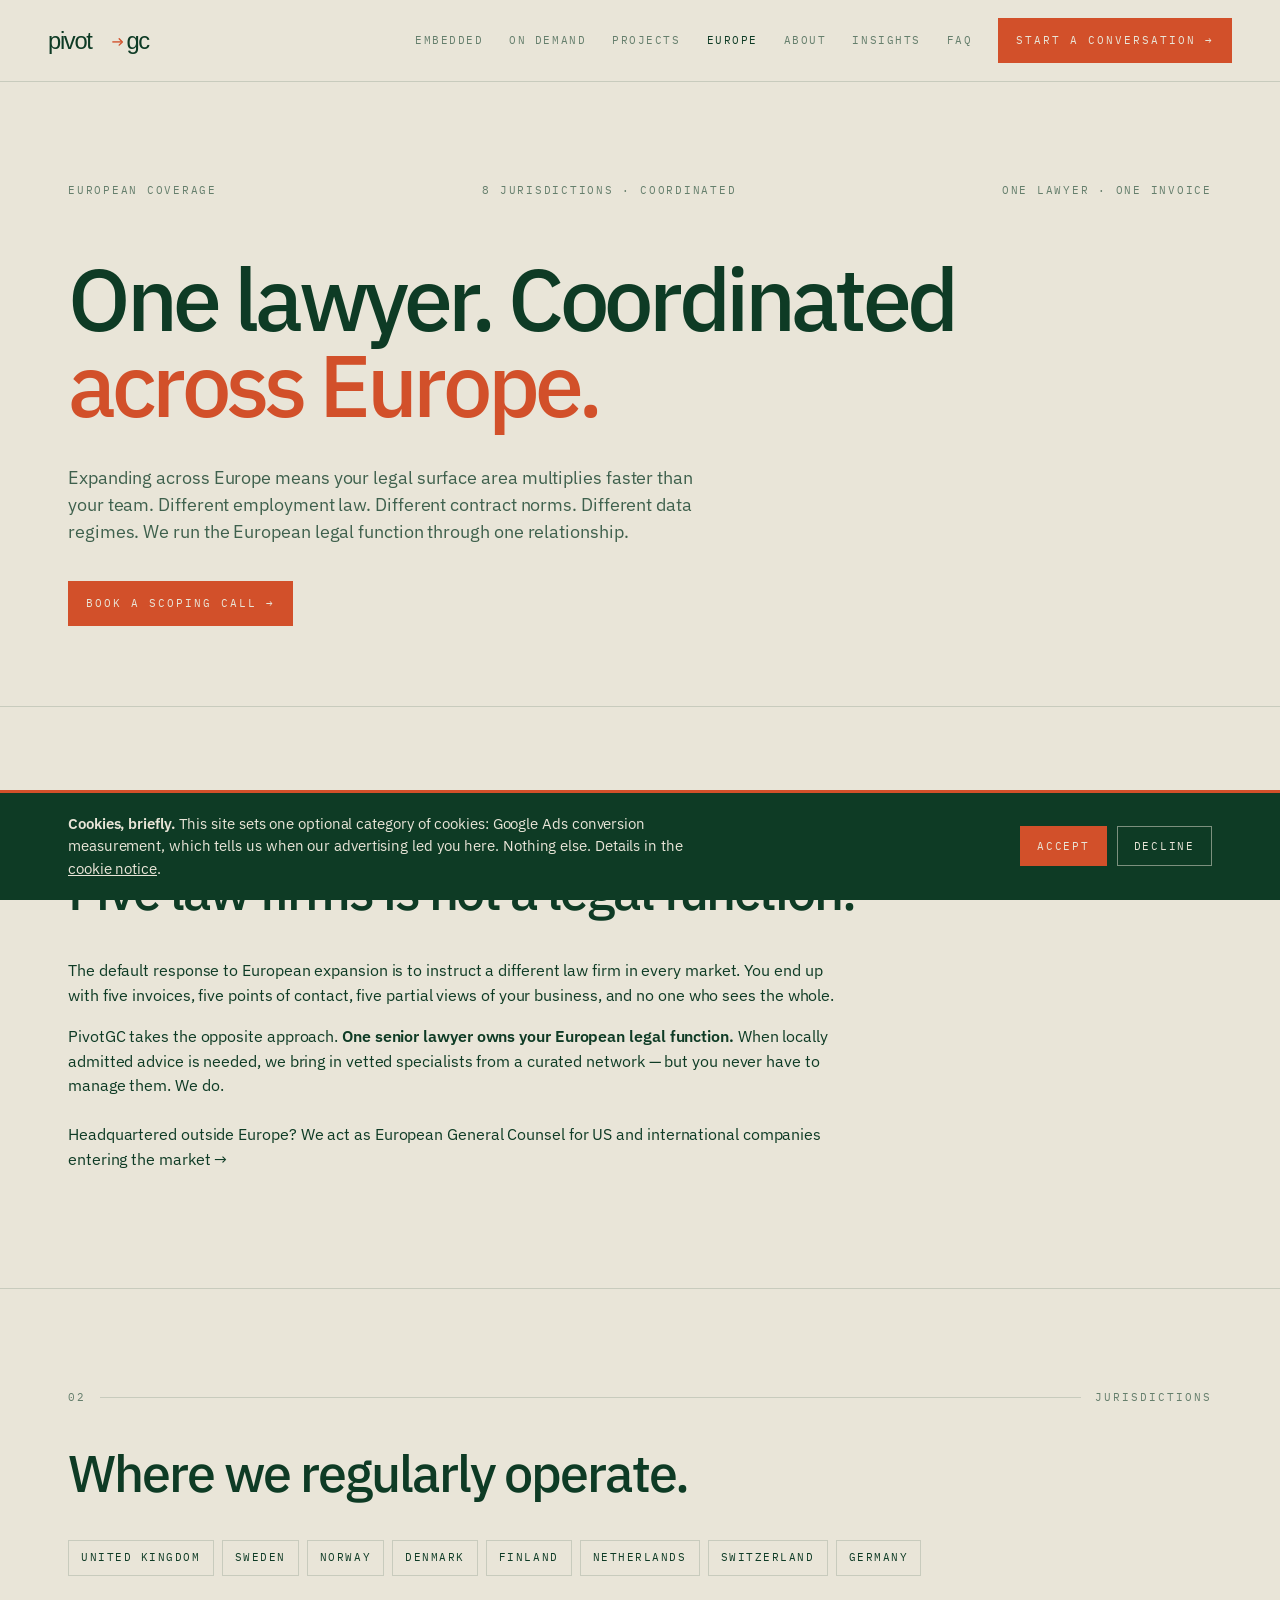
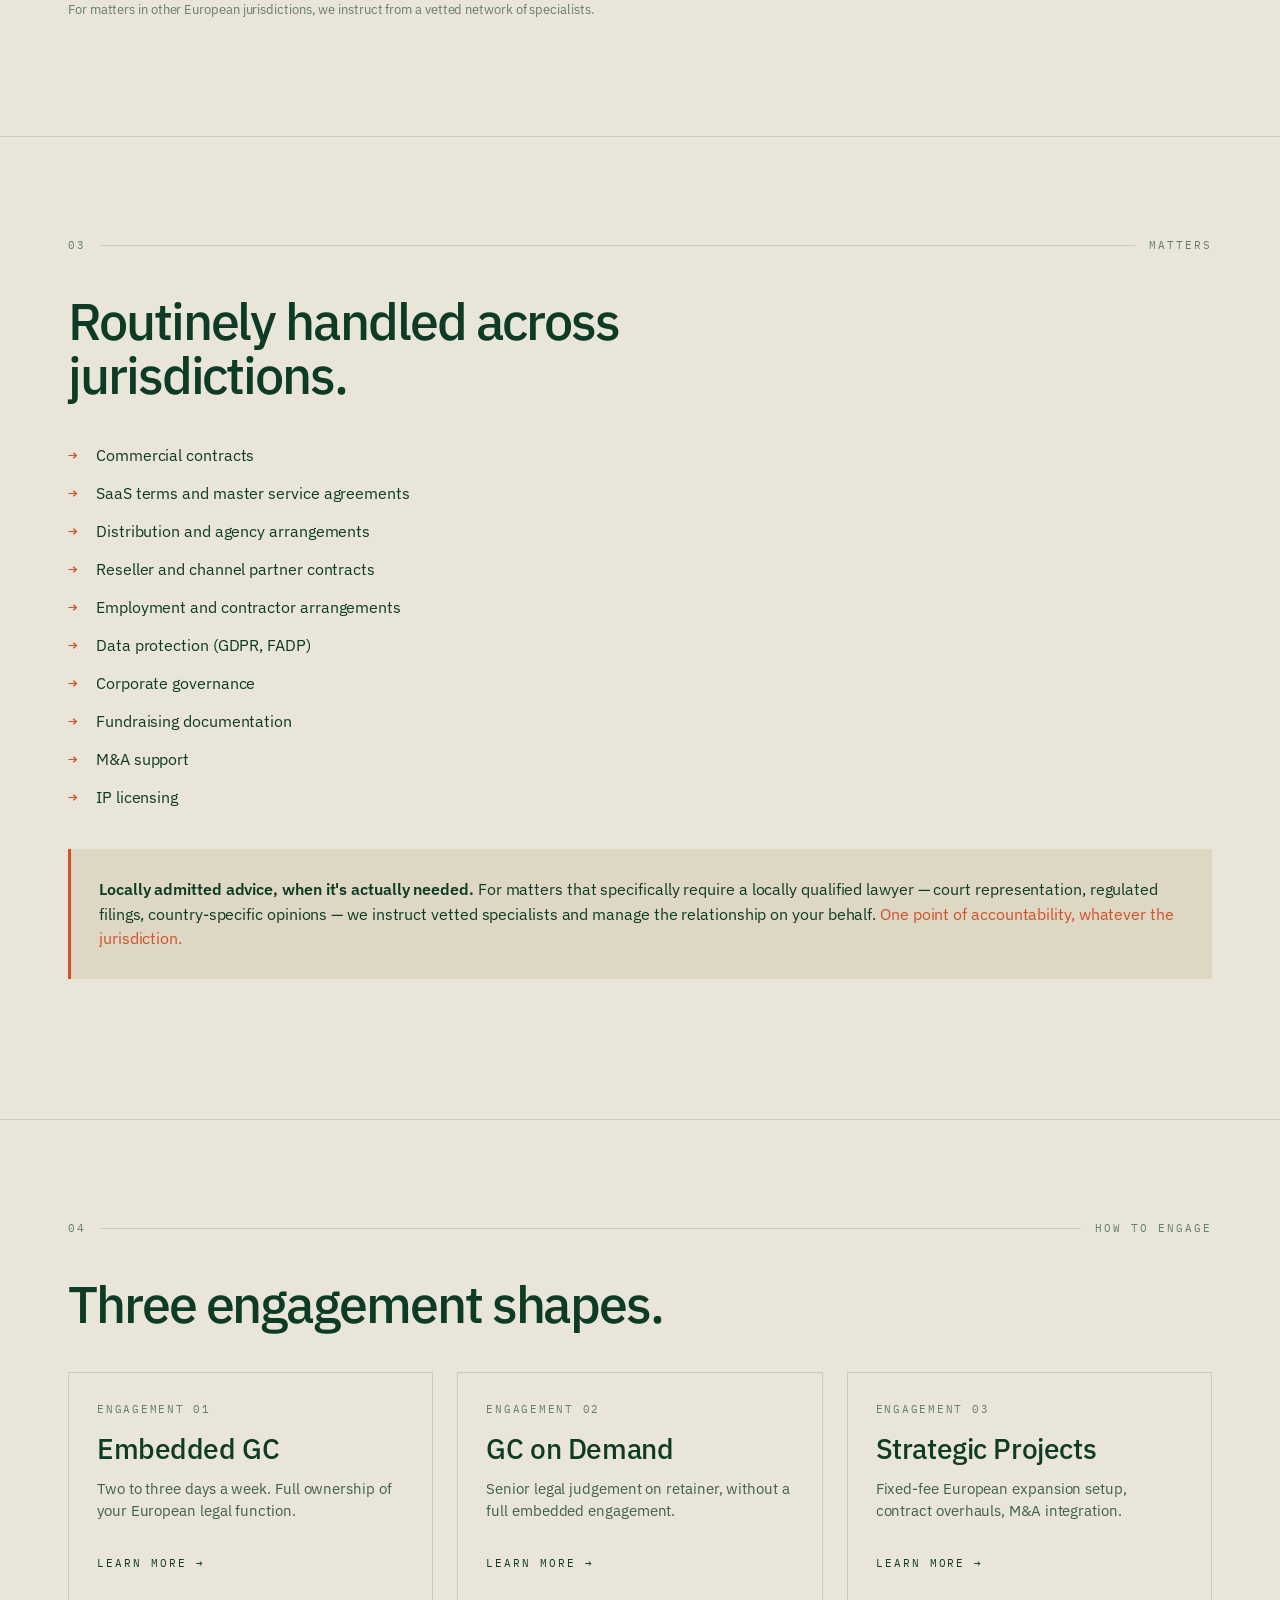
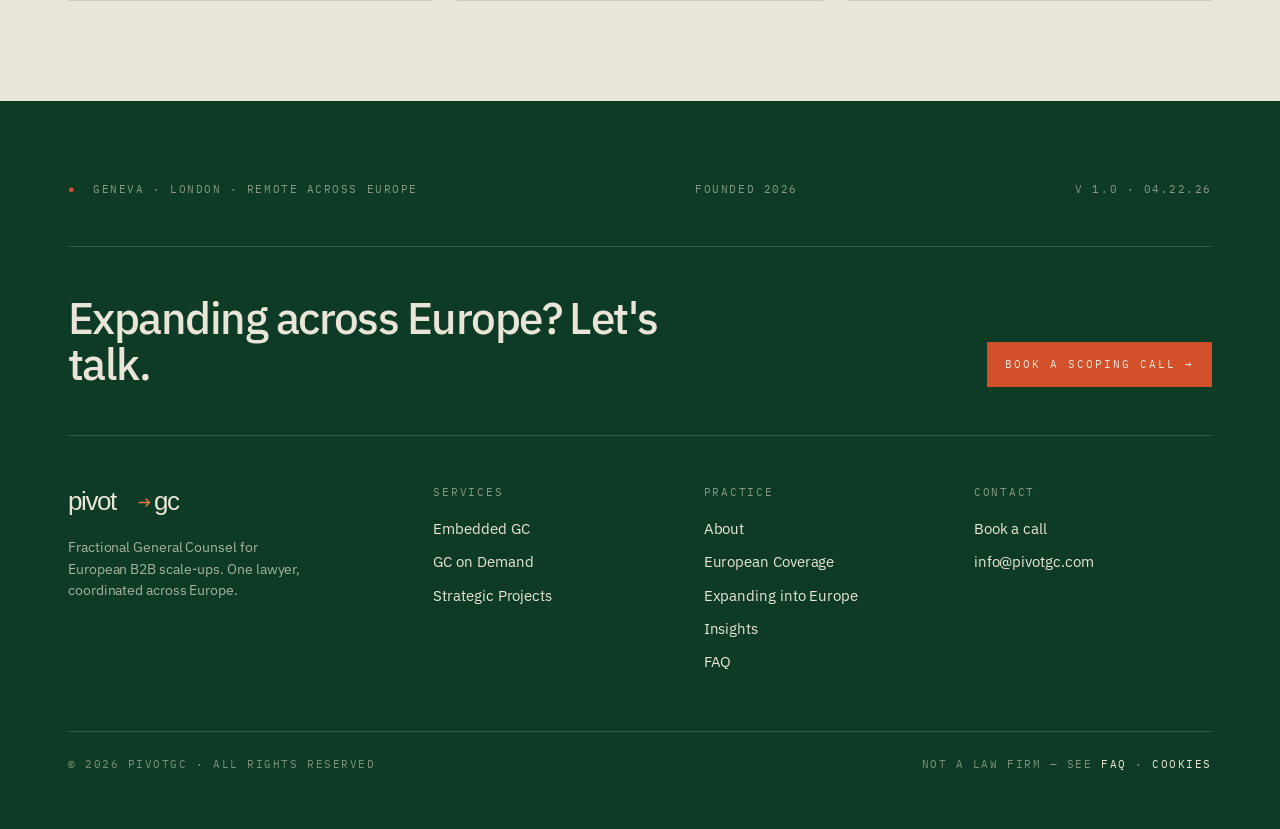
<file: europe/index.html>
<!doctype html>
<html lang="en">
<head>
  <meta charset="utf-8" />
  <meta name="viewport" content="width=device-width, initial-scale=1" />
  <!-- Google tag (gtag.js) -->
  <script async src="https://www.googletagmanager.com/gtag/js?id=AW-18322813077"></script>
  <script>
    window.dataLayer = window.dataLayer || [];
    function gtag(){dataLayer.push(arguments);}
    gtag('consent', 'default', {
      'ad_storage': 'denied',
      'ad_user_data': 'denied',
      'ad_personalization': 'denied',
      'analytics_storage': 'denied'
    });
    gtag('js', new Date());

    gtag('config', 'AW-18322813077');
  </script>
  <script defer src="/assets/js/consent.js"></script>
  <title>European Legal Coverage | Cross-Border Fractional GC | PivotGC</title>
  <meta name="description" content="Fractional General Counsel coverage across the UK, Nordics, Netherlands, Switzerland, and Germany. One lawyer, one invoice, coordinated across Europe." />
  <link rel="canonical" href="https://pivotgc.com/europe/" />
  <meta property="og:title" content="European Legal Coverage | Cross-Border Fractional GC | PivotGC" />
  <meta property="og:description" content="Fractional General Counsel coverage across the UK, Nordics, Netherlands, Switzerland, and Germany. One lawyer, one invoice, coordinated across Europe." />
  <meta property="og:type" content="website" />
  <meta property="og:url" content="https://pivotgc.com/europe/" />
  <meta property="og:site_name" content="PivotGC" />
  <meta property="og:image" content="https://pivotgc.com/assets/brand/pivotgc-og.png" />
  <meta property="og:image:width" content="1200" />
  <meta property="og:image:height" content="630" />
  <meta property="og:image:alt" content="PivotGC — Fractional General Counsel for European scale-ups" />
  <meta name="twitter:card" content="summary_large_image" />
  <meta name="twitter:image" content="https://pivotgc.com/assets/brand/pivotgc-og.png" />
  <link rel="icon" href="/assets/brand/pivotgc-favicon.svg" type="image/svg+xml" />
  <link rel="apple-touch-icon" href="/assets/brand/pivotgc-appicon.svg" />
  <link rel="preconnect" href="https://fonts.googleapis.com" />
  <link rel="preconnect" href="https://fonts.gstatic.com" crossorigin />
  <link rel="stylesheet" href="https://fonts.googleapis.com/css2?family=IBM+Plex+Sans:wght@300;400;500;600;700&family=IBM+Plex+Mono:wght@300;400;500;600&display=swap" />
  <link rel="stylesheet" href="/assets/tokens/pivotgc-tokens.css" />
  <link rel="stylesheet" href="/assets/css/style.css" />
  <script type="application/ld+json">
  {
    "@context": "https://schema.org",
    "@type": "WebPage",
    "name": "European Legal Coverage",
    "url": "https://pivotgc.com/europe/",
    "description": "Fractional General Counsel coverage across the UK, Nordics, Netherlands, Switzerland, and Germany. One lawyer, one invoice, coordinated across Europe.",
    "isPartOf": { "@id": "https://pivotgc.com/#organization" }
  }
  </script>
</head>
<body>

<div class="topbar">
  <div class="topbar-inner">
    <a href="/" class="brand-id" aria-label="PivotGC home">
      <img class="wordmark" src="/assets/brand/pivotgc-primary-transparent.svg" alt="PivotGC" />
    </a>
    <nav class="nav-mono" aria-label="Primary">
      <a href="/services/embedded-gc/">Embedded</a>
      <a href="/services/gc-on-demand/">On Demand</a>
      <a href="/services/projects/">Projects</a>
      <a href="/europe/" aria-current="page">Europe</a>
      <a href="/about/">About</a>
      <a href="/insights/">Insights</a>
      <a href="/faq/">FAQ</a>
      <a class="cta" href="/contact/">Start a conversation →</a>
    </nav>
  </div>
</div>

<main>

<section class="hero no-border">
  <div class="wrap">
    <div class="meta">
      <div>European Coverage</div>
      <div>8 jurisdictions · coordinated</div>
      <div>One lawyer · one invoice</div>
    </div>
    <h1>One lawyer. Coordinated <em>across Europe.</em></h1>
    <p class="lede">Expanding across Europe means your legal surface area multiplies faster than your team. Different employment law. Different contract norms. Different data regimes. We run the European legal function through one relationship.</p>
    <div class="hero-actions">
      <a class="cta" href="/contact/">Book a scoping call →</a>
    </div>
  </div>
</section>

<section>
  <div class="wrap">
    <div class="kicker"><span>01</span><span class="line"></span><span>The approach</span></div>
    <h2>Five law firms is not a legal function.</h2>
    <div style="max-width:780px">
      <p>The default response to European expansion is to instruct a different law firm in every market. You end up with five invoices, five points of contact, five partial views of your business, and no one who sees the whole.</p>
      <p>PivotGC takes the opposite approach. <strong>One senior lawyer owns your European legal function.</strong> When locally admitted advice is needed, we bring in vetted specialists from a curated network — but you never have to manage them. We do.</p>
      <p style="margin-top:24px">Headquartered outside Europe? <a href="/europe/expanding-into-europe/">We act as European General Counsel for US and international companies entering the market →</a></p>
    </div>
  </div>
</section>

<section>
  <div class="wrap">
    <div class="kicker"><span>02</span><span class="line"></span><span>Jurisdictions</span></div>
    <h2>Where we regularly operate.</h2>
    <ul class="tag-list">
      <li>United Kingdom</li>
      <li>Sweden</li>
      <li>Norway</li>
      <li>Denmark</li>
      <li>Finland</li>
      <li>Netherlands</li>
      <li>Switzerland</li>
      <li>Germany</li>
    </ul>
    <p class="small" style="margin-top:24px; max-width:640px">For matters in other European jurisdictions, we instruct from a vetted network of specialists.</p>
  </div>
</section>

<section>
  <div class="wrap">
    <div class="kicker"><span>03</span><span class="line"></span><span>Matters</span></div>
    <h2>Routinely handled across jurisdictions.</h2>
    <div style="max-width:780px">
      <ul class="arrow-list">
        <li>Commercial contracts</li>
        <li>SaaS terms and master service agreements</li>
        <li>Distribution and agency arrangements</li>
        <li>Reseller and channel partner contracts</li>
        <li>Employment and contractor arrangements</li>
        <li>Data protection (GDPR, FADP)</li>
        <li>Corporate governance</li>
        <li>Fundraising documentation</li>
        <li>M&amp;A support</li>
        <li>IP licensing</li>
      </ul>
    </div>

    <div class="callout">
      <p><strong>Locally admitted advice, when it's actually needed.</strong> For matters that specifically require a locally qualified lawyer — court representation, regulated filings, country-specific opinions — we instruct vetted specialists and manage the relationship on your behalf. <em>One point of accountability, whatever the jurisdiction.</em></p>
    </div>
  </div>
</section>

<section>
  <div class="wrap">
    <div class="kicker"><span>04</span><span class="line"></span><span>How to engage</span></div>
    <h2>Three engagement shapes.</h2>
    <div class="grid g3">
      <article class="card">
        <div class="num">Engagement 01</div>
        <h3>Embedded GC</h3>
        <p>Two to three days a week. Full ownership of your European legal function.</p>
        <a class="more" href="/services/embedded-gc/">Learn more →</a>
      </article>
      <article class="card">
        <div class="num">Engagement 02</div>
        <h3>GC on Demand</h3>
        <p>Senior legal judgement on retainer, without a full embedded engagement.</p>
        <a class="more" href="/services/gc-on-demand/">Learn more →</a>
      </article>
      <article class="card">
        <div class="num">Engagement 03</div>
        <h3>Strategic Projects</h3>
        <p>Fixed-fee European expansion setup, contract overhauls, M&amp;A integration.</p>
        <a class="more" href="/services/projects/">Learn more →</a>
      </article>
    </div>
  </div>
</section>

</main>

<footer class="site-footer">
  <div class="wrap">
    <div class="footer-meta">
      <div><span style="color:var(--pgc-signal)">●</span> &nbsp;Geneva · London · remote across Europe</div>
      <div>Founded 2026</div>
      <div>v 1.0 · 04.22.26</div>
    </div>
    <div class="footer-cta">
      <h2>Expanding across Europe? Let's talk.</h2>
      <div class="actions">
        <a class="cta" href="/contact/">Book a scoping call →</a>
      </div>
    </div>
    <div class="footer-grid">
      <div>
        <img class="wordmark-rev" src="/assets/brand/pivotgc-reversed-transparent.svg" alt="PivotGC" />
        <p class="blurb">Fractional General Counsel for European B2B scale-ups. One lawyer, coordinated across Europe.</p>
      </div>
      <div>
        <h4>Services</h4>
        <ul>
          <li><a href="/services/embedded-gc/">Embedded GC</a></li>
          <li><a href="/services/gc-on-demand/">GC on Demand</a></li>
          <li><a href="/services/projects/">Strategic Projects</a></li>
        </ul>
      </div>
      <div>
        <h4>Practice</h4>
        <ul>
          <li><a href="/about/">About</a></li>
          <li><a href="/europe/">European Coverage</a></li>
          <li><a href="/europe/expanding-into-europe/">Expanding into Europe</a></li>
          <li><a href="/insights/">Insights</a></li>
          <li><a href="/faq/">FAQ</a></li>
        </ul>
      </div>
      <div>
        <h4>Contact</h4>
        <ul>
          <li><a href="/contact/">Book a call</a></li>
          <li><a href="mailto:info@pivotgc.com">info@pivotgc.com</a></li>
        </ul>
      </div>
    </div>
    <div class="footer-bottom">
      <div>© 2026 PivotGC · All rights reserved</div>
      <div>Not a law firm — see <a href="/faq/">FAQ</a> · <a href="/cookies/">Cookies</a></div>
    </div>
  </div>
</footer>

</body>
</html>
</file>
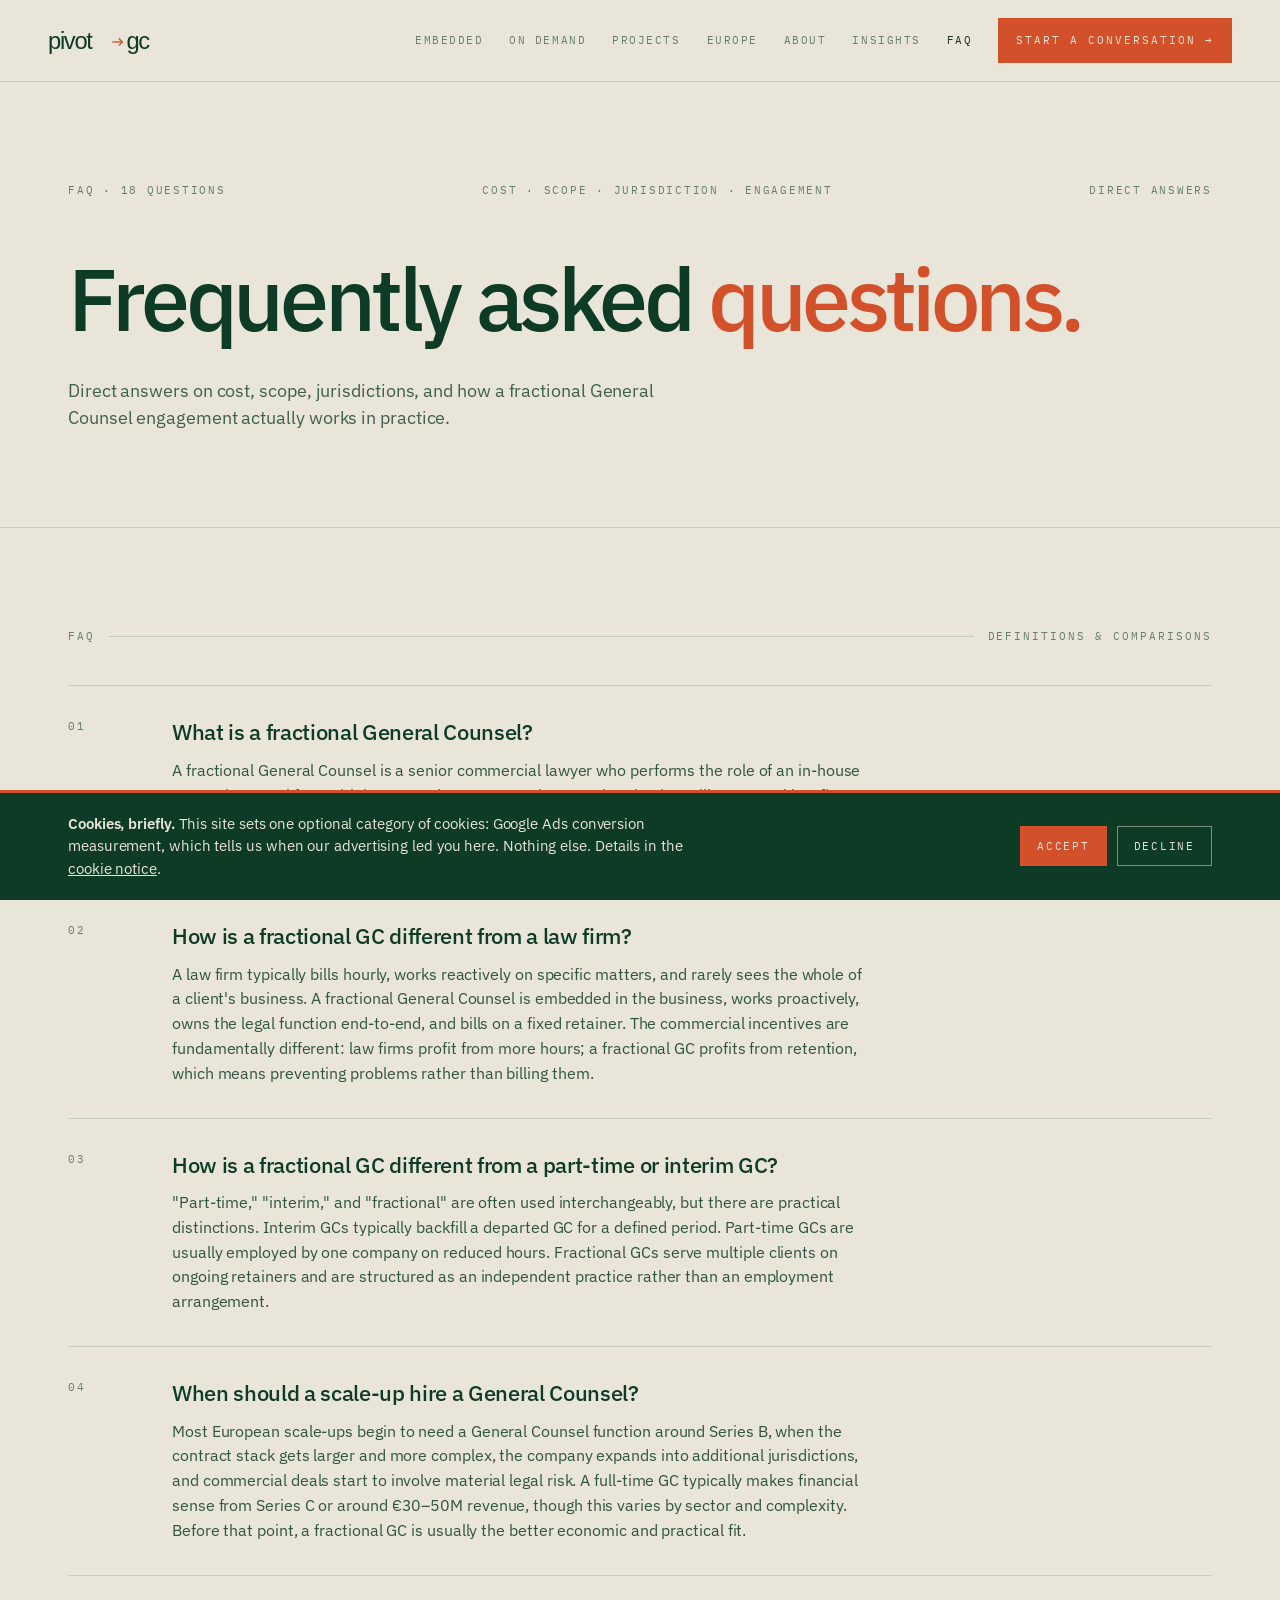
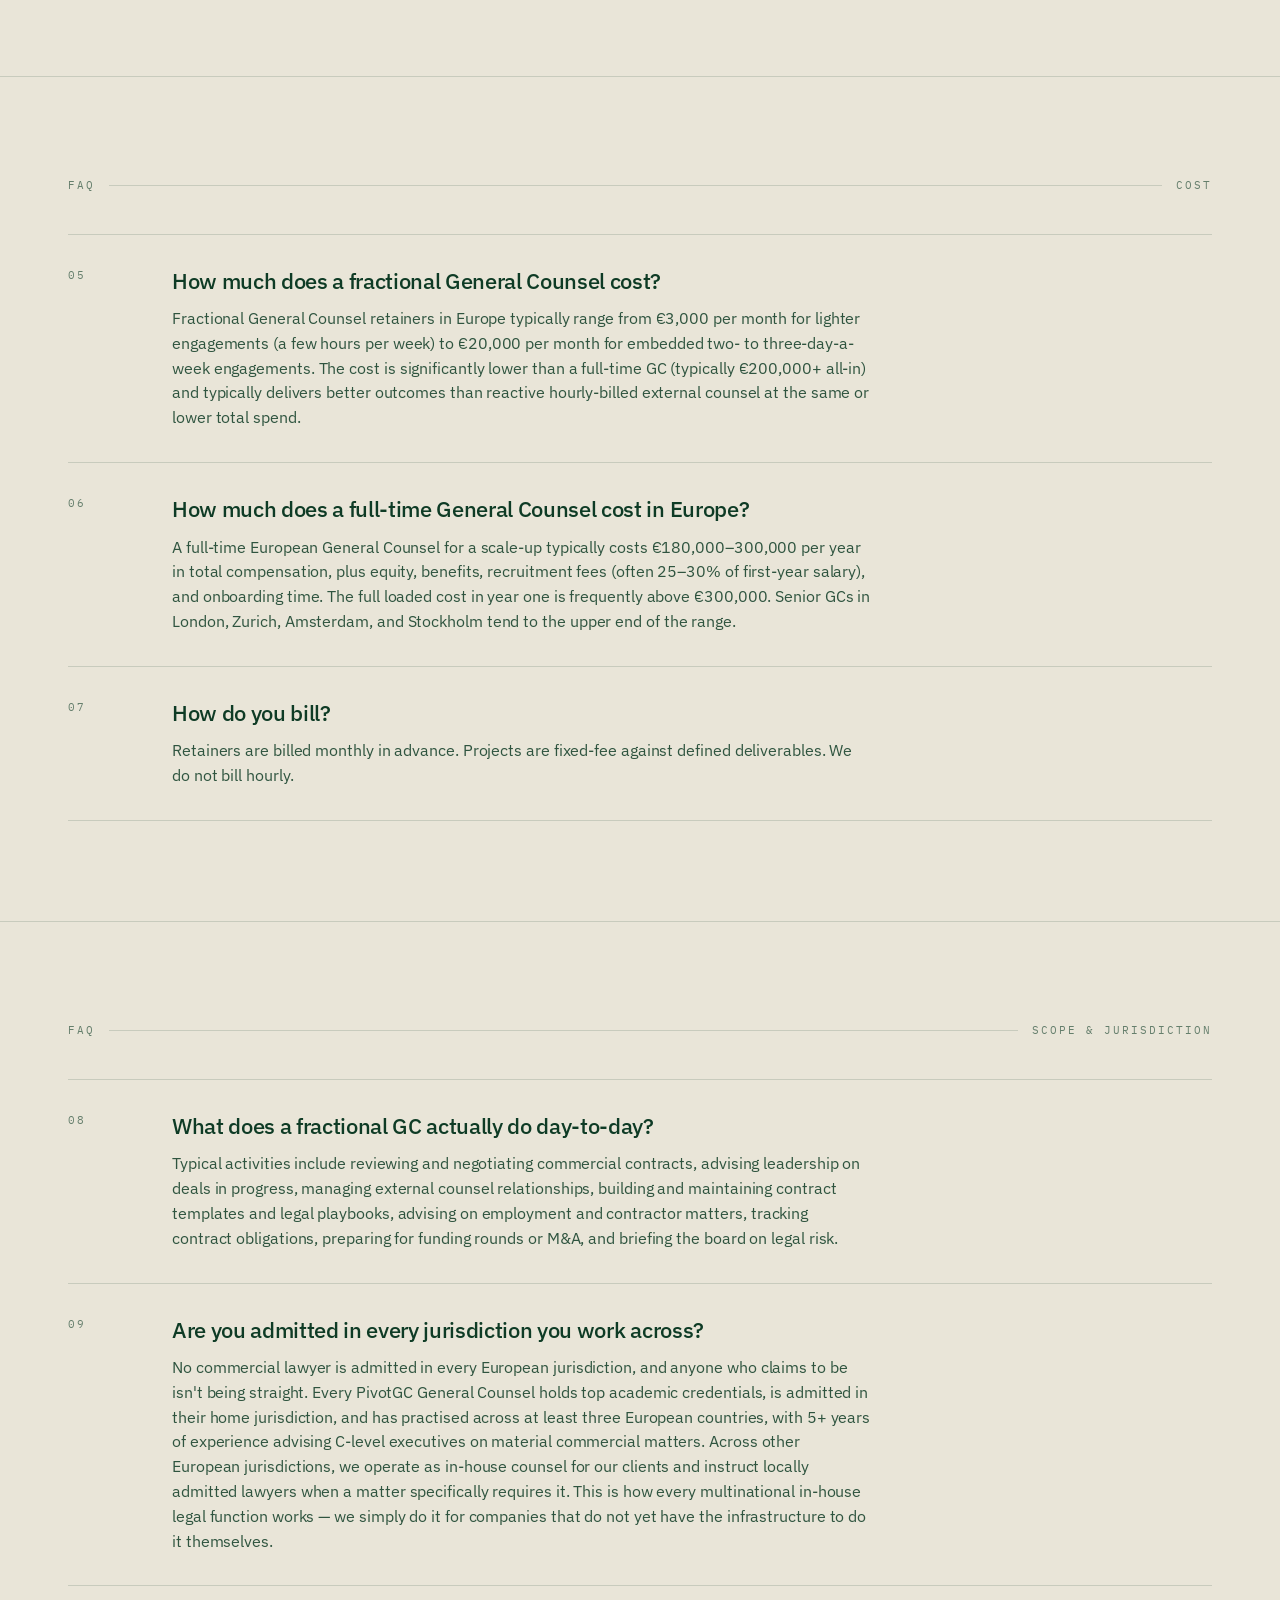
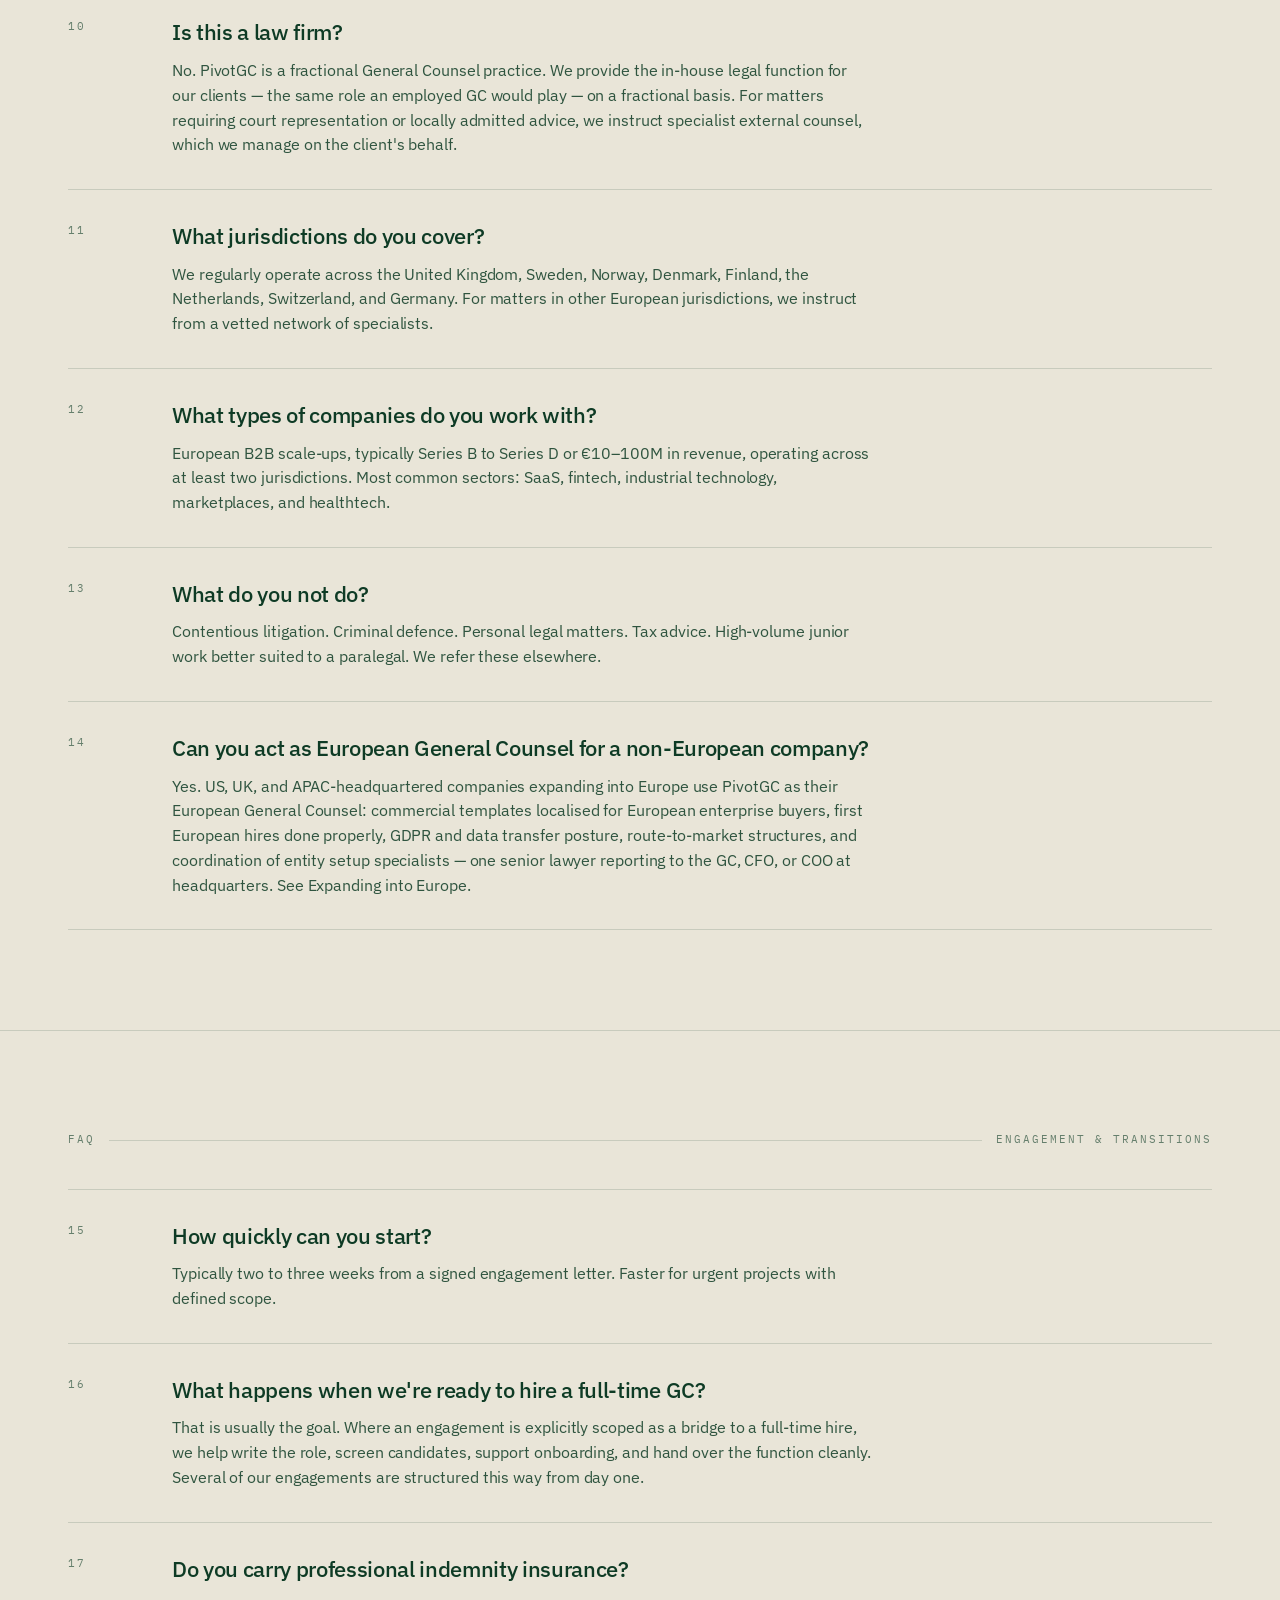
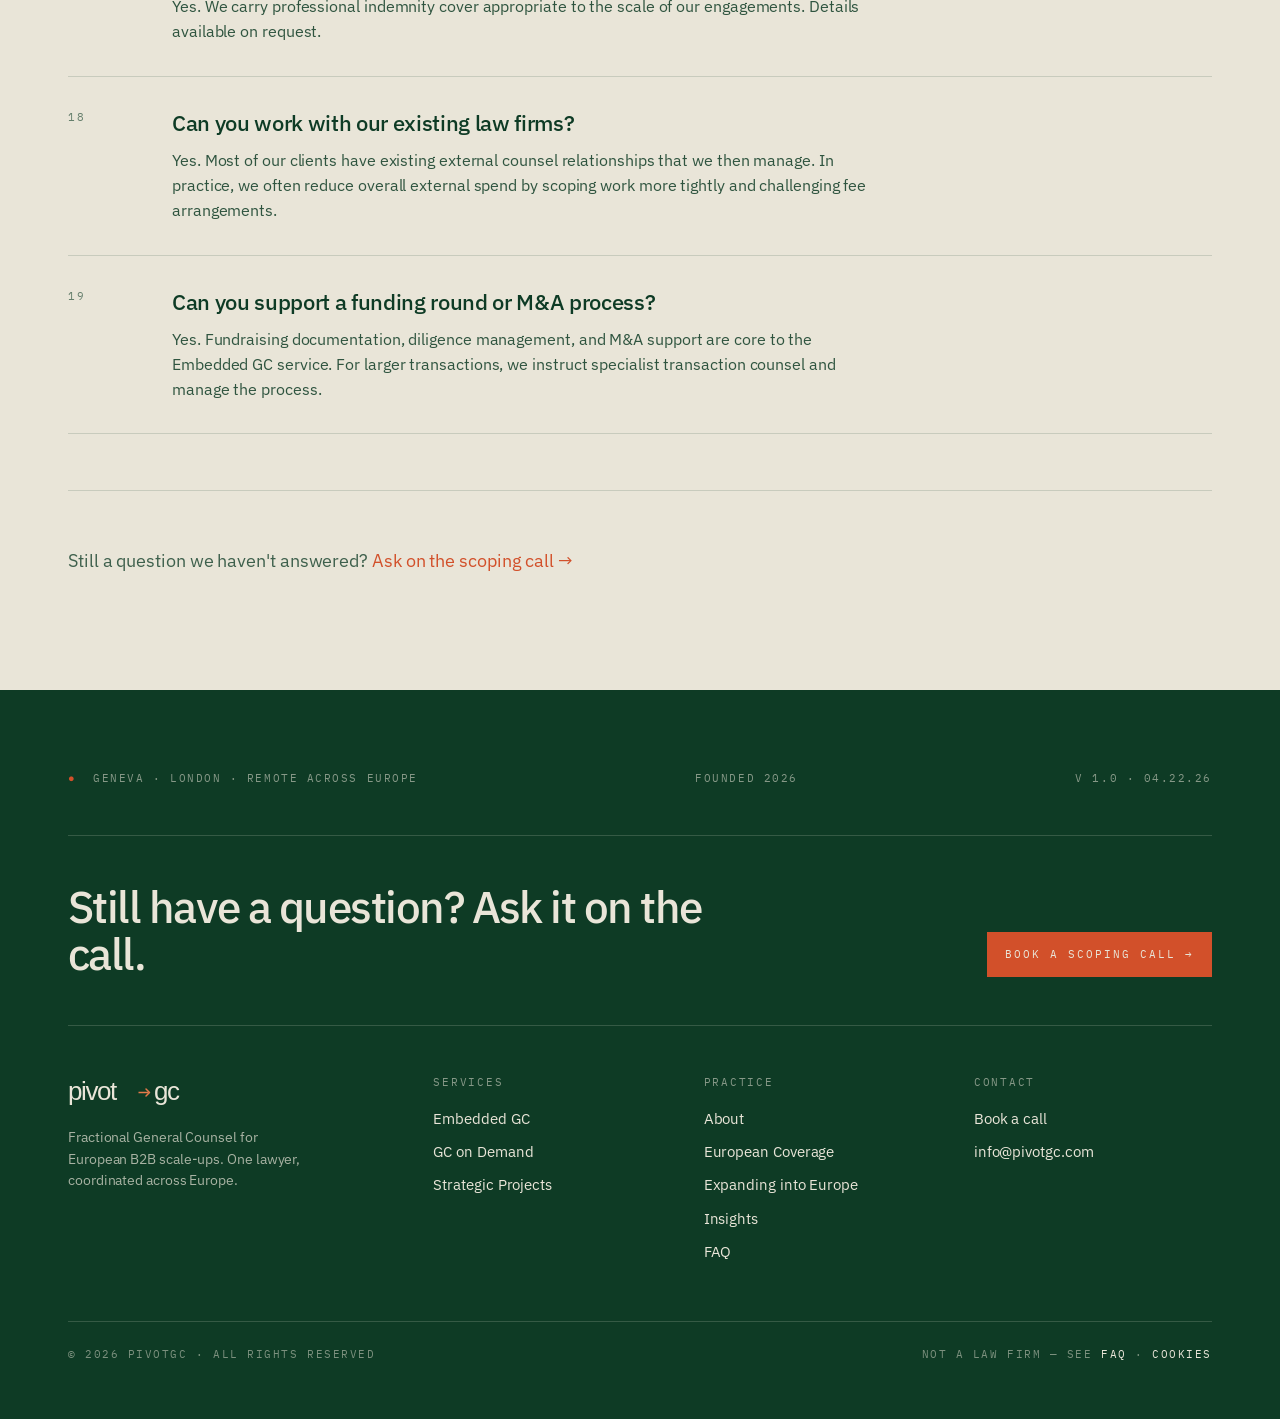
<file: faq/index.html>
<!doctype html>
<html lang="en">
<head>
  <meta charset="utf-8" />
  <meta name="viewport" content="width=device-width, initial-scale=1" />
  <!-- Google tag (gtag.js) -->
  <script async src="https://www.googletagmanager.com/gtag/js?id=AW-18322813077"></script>
  <script>
    window.dataLayer = window.dataLayer || [];
    function gtag(){dataLayer.push(arguments);}
    gtag('consent', 'default', {
      'ad_storage': 'denied',
      'ad_user_data': 'denied',
      'ad_personalization': 'denied',
      'analytics_storage': 'denied'
    });
    gtag('js', new Date());

    gtag('config', 'AW-18322813077');
  </script>
  <script defer src="/assets/js/consent.js"></script>
  <title>Fractional General Counsel FAQ | PivotGC</title>
  <meta name="description" content="Common questions about fractional General Counsel for European scale-ups: cost, scope, engagement models, jurisdictional coverage, and how we work." />
  <link rel="canonical" href="https://pivotgc.com/faq/" />
  <meta property="og:title" content="Fractional General Counsel FAQ | PivotGC" />
  <meta property="og:description" content="Common questions about fractional General Counsel for European scale-ups: cost, scope, engagement models, jurisdictional coverage, and how we work." />
  <meta property="og:type" content="website" />
  <meta property="og:url" content="https://pivotgc.com/faq/" />
  <meta property="og:site_name" content="PivotGC" />
  <meta property="og:image" content="https://pivotgc.com/assets/brand/pivotgc-og.png" />
  <meta property="og:image:width" content="1200" />
  <meta property="og:image:height" content="630" />
  <meta property="og:image:alt" content="PivotGC — Fractional General Counsel for European scale-ups" />
  <meta name="twitter:card" content="summary_large_image" />
  <meta name="twitter:image" content="https://pivotgc.com/assets/brand/pivotgc-og.png" />
  <link rel="icon" href="/assets/brand/pivotgc-favicon.svg" type="image/svg+xml" />
  <link rel="apple-touch-icon" href="/assets/brand/pivotgc-appicon.svg" />
  <link rel="preconnect" href="https://fonts.googleapis.com" />
  <link rel="preconnect" href="https://fonts.gstatic.com" crossorigin />
  <link rel="stylesheet" href="https://fonts.googleapis.com/css2?family=IBM+Plex+Sans:wght@300;400;500;600;700&family=IBM+Plex+Mono:wght@300;400;500;600&display=swap" />
  <link rel="stylesheet" href="/assets/tokens/pivotgc-tokens.css" />
  <link rel="stylesheet" href="/assets/css/style.css" />
  <script type="application/ld+json">
  {
    "@context": "https://schema.org",
    "@type": "FAQPage",
    "mainEntity": [
      {
        "@type": "Question",
        "name": "What is a fractional General Counsel?",
        "acceptedAnswer": {
          "@type": "Answer",
          "text": "A fractional General Counsel is a senior commercial lawyer who performs the role of an in-house General Counsel for multiple companies on a part-time, retainer basis. Unlike external law firms, a fractional GC is embedded in the business. Unlike a full-time hire, they work across several clients and cost a fraction of a full GC salary."
        }
      },
      {
        "@type": "Question",
        "name": "How is a fractional GC different from a law firm?",
        "acceptedAnswer": {
          "@type": "Answer",
          "text": "A law firm typically bills hourly, works reactively on specific matters, and rarely sees the whole of a client's business. A fractional General Counsel is embedded in the business, works proactively, owns the legal function end-to-end, and bills on a fixed retainer. The commercial incentives are fundamentally different: law firms profit from more hours; a fractional GC profits from retention, which means preventing problems rather than billing them."
        }
      },
      {
        "@type": "Question",
        "name": "How is a fractional GC different from a part-time or interim GC?",
        "acceptedAnswer": {
          "@type": "Answer",
          "text": "Part-time, interim, and fractional are often used interchangeably, but there are practical distinctions. Interim GCs typically backfill a departed GC for a defined period. Part-time GCs are usually employed by one company on reduced hours. Fractional GCs serve multiple clients on ongoing retainers and are structured as an independent practice rather than an employment arrangement."
        }
      },
      {
        "@type": "Question",
        "name": "When should a scale-up hire a General Counsel?",
        "acceptedAnswer": {
          "@type": "Answer",
          "text": "Most European scale-ups begin to need a General Counsel function around Series B, when the contract stack gets larger and more complex, the company expands into additional jurisdictions, and commercial deals start to involve material legal risk. A full-time GC typically makes financial sense from Series C or around €30–50M revenue, though this varies by sector and complexity. Before that point, a fractional GC is usually the better economic and practical fit."
        }
      },
      {
        "@type": "Question",
        "name": "How much does a fractional General Counsel cost?",
        "acceptedAnswer": {
          "@type": "Answer",
          "text": "Fractional General Counsel retainers in Europe typically range from €3,000 per month for lighter engagements (a few hours per week) to €20,000 per month for embedded two- to three-day-a-week engagements. The cost is significantly lower than a full-time GC (typically €200,000+ all-in) and typically delivers better outcomes than reactive hourly-billed external counsel at the same or lower total spend."
        }
      },
      {
        "@type": "Question",
        "name": "How much does a full-time General Counsel cost in Europe?",
        "acceptedAnswer": {
          "@type": "Answer",
          "text": "A full-time European General Counsel for a scale-up typically costs €180,000–300,000 per year in total compensation, plus equity, benefits, recruitment fees (often 25–30% of first-year salary), and onboarding time. The full loaded cost in year one is frequently above €300,000. Senior GCs in London, Zurich, Amsterdam, and Stockholm tend to the upper end of the range."
        }
      },
      {
        "@type": "Question",
        "name": "What does a fractional GC actually do day-to-day?",
        "acceptedAnswer": {
          "@type": "Answer",
          "text": "Typical activities include reviewing and negotiating commercial contracts, advising leadership on deals in progress, managing external counsel relationships, building and maintaining contract templates and legal playbooks, advising on employment and contractor matters, tracking contract obligations, preparing for funding rounds or M&A, and briefing the board on legal risk."
        }
      },
      {
        "@type": "Question",
        "name": "Are you admitted in every jurisdiction you work across?",
        "acceptedAnswer": {
          "@type": "Answer",
          "text": "No commercial lawyer is admitted in every European jurisdiction, and anyone who claims to be isn't being straight. Every PivotGC General Counsel holds top academic credentials, is admitted in their home jurisdiction, and has practised across at least three European countries, with 5+ years of experience advising C-level executives on material commercial matters. Across other European jurisdictions, we operate as in-house counsel for our clients and instruct locally admitted lawyers when a matter specifically requires it. This is how every multinational in-house legal function works — we simply do it for companies that do not yet have the infrastructure to do it themselves."
        }
      },
      {
        "@type": "Question",
        "name": "Is this a law firm?",
        "acceptedAnswer": {
          "@type": "Answer",
          "text": "No. PivotGC is a fractional General Counsel practice. We provide the in-house legal function for our clients — the same role an employed GC would play — on a fractional basis. For matters requiring court representation or locally admitted advice, we instruct specialist external counsel, which we manage on the client's behalf."
        }
      },
      {
        "@type": "Question",
        "name": "What jurisdictions do you cover?",
        "acceptedAnswer": {
          "@type": "Answer",
          "text": "We regularly operate across the United Kingdom, Sweden, Norway, Denmark, Finland, the Netherlands, Switzerland, and Germany. For matters in other European jurisdictions, we instruct from a vetted network of specialists."
        }
      },
      {
        "@type": "Question",
        "name": "What types of companies do you work with?",
        "acceptedAnswer": {
          "@type": "Answer",
          "text": "European B2B scale-ups, typically Series B to Series D or €10–100M in revenue, operating across at least two jurisdictions. Most common sectors: SaaS, fintech, industrial technology, marketplaces, and healthtech."
        }
      },
      {
        "@type": "Question",
        "name": "What do you not do?",
        "acceptedAnswer": {
          "@type": "Answer",
          "text": "Contentious litigation. Criminal defence. Personal legal matters. Tax advice. High-volume junior work better suited to a paralegal. We refer these elsewhere."
        }
      },
      {
        "@type": "Question",
        "name": "How quickly can you start?",
        "acceptedAnswer": {
          "@type": "Answer",
          "text": "Typically two to three weeks from a signed engagement letter. Faster for urgent projects with defined scope."
        }
      },
      {
        "@type": "Question",
        "name": "What happens when we're ready to hire a full-time GC?",
        "acceptedAnswer": {
          "@type": "Answer",
          "text": "That is usually the goal. Where an engagement is explicitly scoped as a bridge to a full-time hire, we help write the role, screen candidates, support onboarding, and hand over the function cleanly. Several of our engagements are structured this way from day one."
        }
      },
      {
        "@type": "Question",
        "name": "Do you carry professional indemnity insurance?",
        "acceptedAnswer": {
          "@type": "Answer",
          "text": "Yes. We carry professional indemnity cover appropriate to the scale of our engagements. Details available on request."
        }
      },
      {
        "@type": "Question",
        "name": "How do you bill?",
        "acceptedAnswer": {
          "@type": "Answer",
          "text": "Retainers are billed monthly in advance. Projects are fixed-fee against defined deliverables. We do not bill hourly."
        }
      },
      {
        "@type": "Question",
        "name": "Can you work with our existing law firms?",
        "acceptedAnswer": {
          "@type": "Answer",
          "text": "Yes. Most of our clients have existing external counsel relationships that we then manage. In practice, we often reduce overall external spend by scoping work more tightly and challenging fee arrangements."
        }
      },
      {
        "@type": "Question",
        "name": "Can you support a funding round or M&A process?",
        "acceptedAnswer": {
          "@type": "Answer",
          "text": "Yes. Fundraising documentation, diligence management, and M&A support are core to the Embedded GC service. For larger transactions, we instruct specialist transaction counsel and manage the process."
        }
      },
      {
        "@type": "Question",
        "name": "Can you act as European General Counsel for a non-European company?",
        "acceptedAnswer": {
          "@type": "Answer",
          "text": "Yes. US, UK, and APAC-headquartered companies expanding into Europe use PivotGC as their European General Counsel: commercial templates localised for European enterprise buyers, first European hires, GDPR and data transfer posture, route-to-market structures, and coordination of entity setup specialists — one senior lawyer reporting to the GC, CFO, or COO at headquarters."
        }
      }
    ]
  }
  </script>
</head>
<body>

<div class="topbar">
  <div class="topbar-inner">
    <a href="/" class="brand-id" aria-label="PivotGC home">
      <img class="wordmark" src="/assets/brand/pivotgc-primary-transparent.svg" alt="PivotGC" />
    </a>
    <nav class="nav-mono" aria-label="Primary">
      <a href="/services/embedded-gc/">Embedded</a>
      <a href="/services/gc-on-demand/">On Demand</a>
      <a href="/services/projects/">Projects</a>
      <a href="/europe/">Europe</a>
      <a href="/about/">About</a>
      <a href="/insights/">Insights</a>
      <a href="/faq/" aria-current="page">FAQ</a>
      <a class="cta" href="/contact/">Start a conversation →</a>
    </nav>
  </div>
</div>

<main>

<section class="hero no-border">
  <div class="wrap">
    <div class="meta">
      <div>FAQ · 18 questions</div>
      <div>Cost · scope · jurisdiction · engagement</div>
      <div>Direct answers</div>
    </div>
    <h1>Frequently asked <em>questions.</em></h1>
    <p class="lede">Direct answers on cost, scope, jurisdictions, and how a fractional General Counsel engagement actually works in practice.</p>
  </div>
</section>

<section>
  <div class="wrap">
    <div class="kicker"><span>FAQ</span><span class="line"></span><span>Definitions &amp; comparisons</span></div>

    <div class="faq-list">
      <div class="faq-item">
        <div class="n">01</div>
        <div>
          <h2 class="q">What is a fractional General Counsel?</h2>
          <div class="a"><p>A fractional General Counsel is a senior commercial lawyer who performs the role of an in-house General Counsel for multiple companies on a part-time, retainer basis. Unlike external law firms, a fractional GC is embedded in the business. Unlike a full-time hire, they work across several clients and cost a fraction of a full GC salary.</p></div>
        </div>
      </div>

      <div class="faq-item">
        <div class="n">02</div>
        <div>
          <h2 class="q">How is a fractional GC different from a law firm?</h2>
          <div class="a"><p>A law firm typically bills hourly, works reactively on specific matters, and rarely sees the whole of a client's business. A fractional General Counsel is embedded in the business, works proactively, owns the legal function end-to-end, and bills on a fixed retainer. The commercial incentives are fundamentally different: law firms profit from more hours; a fractional GC profits from retention, which means preventing problems rather than billing them.</p></div>
        </div>
      </div>

      <div class="faq-item">
        <div class="n">03</div>
        <div>
          <h2 class="q">How is a fractional GC different from a part-time or interim GC?</h2>
          <div class="a"><p>"Part-time," "interim," and "fractional" are often used interchangeably, but there are practical distinctions. Interim GCs typically backfill a departed GC for a defined period. Part-time GCs are usually employed by one company on reduced hours. Fractional GCs serve multiple clients on ongoing retainers and are structured as an independent practice rather than an employment arrangement.</p></div>
        </div>
      </div>

      <div class="faq-item">
        <div class="n">04</div>
        <div>
          <h2 class="q">When should a scale-up hire a General Counsel?</h2>
          <div class="a"><p>Most European scale-ups begin to need a General Counsel function around Series B, when the contract stack gets larger and more complex, the company expands into additional jurisdictions, and commercial deals start to involve material legal risk. A full-time GC typically makes financial sense from Series C or around €30–50M revenue, though this varies by sector and complexity. Before that point, a fractional GC is usually the better economic and practical fit.</p></div>
        </div>
      </div>
    </div>
  </div>
</section>

<section>
  <div class="wrap">
    <div class="kicker"><span>FAQ</span><span class="line"></span><span>Cost</span></div>

    <div class="faq-list">
      <div class="faq-item">
        <div class="n">05</div>
        <div>
          <h2 class="q">How much does a fractional General Counsel cost?</h2>
          <div class="a"><p>Fractional General Counsel retainers in Europe typically range from €3,000 per month for lighter engagements (a few hours per week) to €20,000 per month for embedded two- to three-day-a-week engagements. The cost is significantly lower than a full-time GC (typically €200,000+ all-in) and typically delivers better outcomes than reactive hourly-billed external counsel at the same or lower total spend.</p></div>
        </div>
      </div>

      <div class="faq-item">
        <div class="n">06</div>
        <div>
          <h2 class="q">How much does a full-time General Counsel cost in Europe?</h2>
          <div class="a"><p>A full-time European General Counsel for a scale-up typically costs €180,000–300,000 per year in total compensation, plus equity, benefits, recruitment fees (often 25–30% of first-year salary), and onboarding time. The full loaded cost in year one is frequently above €300,000. Senior GCs in London, Zurich, Amsterdam, and Stockholm tend to the upper end of the range.</p></div>
        </div>
      </div>

      <div class="faq-item">
        <div class="n">07</div>
        <div>
          <h2 class="q">How do you bill?</h2>
          <div class="a"><p>Retainers are billed monthly in advance. Projects are fixed-fee against defined deliverables. We do not bill hourly.</p></div>
        </div>
      </div>
    </div>
  </div>
</section>

<section>
  <div class="wrap">
    <div class="kicker"><span>FAQ</span><span class="line"></span><span>Scope &amp; jurisdiction</span></div>

    <div class="faq-list">
      <div class="faq-item">
        <div class="n">08</div>
        <div>
          <h2 class="q">What does a fractional GC actually do day-to-day?</h2>
          <div class="a"><p>Typical activities include reviewing and negotiating commercial contracts, advising leadership on deals in progress, managing external counsel relationships, building and maintaining contract templates and legal playbooks, advising on employment and contractor matters, tracking contract obligations, preparing for funding rounds or M&amp;A, and briefing the board on legal risk.</p></div>
        </div>
      </div>

      <div class="faq-item">
        <div class="n">09</div>
        <div>
          <h2 class="q">Are you admitted in every jurisdiction you work across?</h2>
          <div class="a"><p>No commercial lawyer is admitted in every European jurisdiction, and anyone who claims to be isn't being straight. Every PivotGC General Counsel holds top academic credentials, is admitted in their home jurisdiction, and has practised across at least three European countries, with 5+ years of experience advising C-level executives on material commercial matters. Across other European jurisdictions, we operate as in-house counsel for our clients and instruct locally admitted lawyers when a matter specifically requires it. This is how every multinational in-house legal function works — we simply do it for companies that do not yet have the infrastructure to do it themselves.</p></div>
        </div>
      </div>

      <div class="faq-item">
        <div class="n">10</div>
        <div>
          <h2 class="q">Is this a law firm?</h2>
          <div class="a"><p>No. PivotGC is a fractional General Counsel practice. We provide the in-house legal function for our clients — the same role an employed GC would play — on a fractional basis. For matters requiring court representation or locally admitted advice, we instruct specialist external counsel, which we manage on the client's behalf.</p></div>
        </div>
      </div>

      <div class="faq-item">
        <div class="n">11</div>
        <div>
          <h2 class="q">What jurisdictions do you cover?</h2>
          <div class="a"><p>We regularly operate across the United Kingdom, Sweden, Norway, Denmark, Finland, the Netherlands, Switzerland, and Germany. For matters in other European jurisdictions, we instruct from a vetted network of specialists.</p></div>
        </div>
      </div>

      <div class="faq-item">
        <div class="n">12</div>
        <div>
          <h2 class="q">What types of companies do you work with?</h2>
          <div class="a"><p>European B2B scale-ups, typically Series B to Series D or €10–100M in revenue, operating across at least two jurisdictions. Most common sectors: SaaS, fintech, industrial technology, marketplaces, and healthtech.</p></div>
        </div>
      </div>

      <div class="faq-item">
        <div class="n">13</div>
        <div>
          <h2 class="q">What do you not do?</h2>
          <div class="a"><p>Contentious litigation. Criminal defence. Personal legal matters. Tax advice. High-volume junior work better suited to a paralegal. We refer these elsewhere.</p></div>
        </div>
      </div>

      <div class="faq-item">
        <div class="n">14</div>
        <div>
          <h2 class="q">Can you act as European General Counsel for a non-European company?</h2>
          <div class="a"><p>Yes. US, UK, and APAC-headquartered companies expanding into Europe use PivotGC as their European General Counsel: commercial templates localised for European enterprise buyers, first European hires done properly, GDPR and data transfer posture, route-to-market structures, and coordination of entity setup specialists — one senior lawyer reporting to the GC, CFO, or COO at headquarters. See <a href="/europe/expanding-into-europe/">Expanding into Europe</a>.</p></div>
        </div>
      </div>
    </div>
  </div>
</section>

<section>
  <div class="wrap">
    <div class="kicker"><span>FAQ</span><span class="line"></span><span>Engagement &amp; transitions</span></div>

    <div class="faq-list">
      <div class="faq-item">
        <div class="n">15</div>
        <div>
          <h2 class="q">How quickly can you start?</h2>
          <div class="a"><p>Typically two to three weeks from a signed engagement letter. Faster for urgent projects with defined scope.</p></div>
        </div>
      </div>

      <div class="faq-item">
        <div class="n">16</div>
        <div>
          <h2 class="q">What happens when we're ready to hire a full-time GC?</h2>
          <div class="a"><p>That is usually the goal. Where an engagement is explicitly scoped as a bridge to a full-time hire, we help write the role, screen candidates, support onboarding, and hand over the function cleanly. Several of our engagements are structured this way from day one.</p></div>
        </div>
      </div>

      <div class="faq-item">
        <div class="n">17</div>
        <div>
          <h2 class="q">Do you carry professional indemnity insurance?</h2>
          <div class="a"><p>Yes. We carry professional indemnity cover appropriate to the scale of our engagements. Details available on request.</p></div>
        </div>
      </div>

      <div class="faq-item">
        <div class="n">18</div>
        <div>
          <h2 class="q">Can you work with our existing law firms?</h2>
          <div class="a"><p>Yes. Most of our clients have existing external counsel relationships that we then manage. In practice, we often reduce overall external spend by scoping work more tightly and challenging fee arrangements.</p></div>
        </div>
      </div>

      <div class="faq-item">
        <div class="n">19</div>
        <div>
          <h2 class="q">Can you support a funding round or M&amp;A process?</h2>
          <div class="a"><p>Yes. Fundraising documentation, diligence management, and M&amp;A support are core to the Embedded GC service. For larger transactions, we instruct specialist transaction counsel and manage the process.</p></div>
        </div>
      </div>
    </div>

    <hr class="divider" />

    <p class="lead">Still a question we haven't answered? <a href="/contact/" style="color:var(--pgc-signal)">Ask on the scoping call →</a></p>
  </div>
</section>

</main>

<footer class="site-footer">
  <div class="wrap">
    <div class="footer-meta">
      <div><span style="color:var(--pgc-signal)">●</span> &nbsp;Geneva · London · remote across Europe</div>
      <div>Founded 2026</div>
      <div>v 1.0 · 04.22.26</div>
    </div>
    <div class="footer-cta">
      <h2>Still have a question? Ask it on the call.</h2>
      <div class="actions">
        <a class="cta" href="/contact/">Book a scoping call →</a>
      </div>
    </div>
    <div class="footer-grid">
      <div>
        <img class="wordmark-rev" src="/assets/brand/pivotgc-reversed-transparent.svg" alt="PivotGC" />
        <p class="blurb">Fractional General Counsel for European B2B scale-ups. One lawyer, coordinated across Europe.</p>
      </div>
      <div>
        <h4>Services</h4>
        <ul>
          <li><a href="/services/embedded-gc/">Embedded GC</a></li>
          <li><a href="/services/gc-on-demand/">GC on Demand</a></li>
          <li><a href="/services/projects/">Strategic Projects</a></li>
        </ul>
      </div>
      <div>
        <h4>Practice</h4>
        <ul>
          <li><a href="/about/">About</a></li>
          <li><a href="/europe/">European Coverage</a></li>
          <li><a href="/europe/expanding-into-europe/">Expanding into Europe</a></li>
          <li><a href="/insights/">Insights</a></li>
          <li><a href="/faq/">FAQ</a></li>
        </ul>
      </div>
      <div>
        <h4>Contact</h4>
        <ul>
          <li><a href="/contact/">Book a call</a></li>
          <li><a href="mailto:info@pivotgc.com">info@pivotgc.com</a></li>
        </ul>
      </div>
    </div>
    <div class="footer-bottom">
      <div>© 2026 PivotGC · All rights reserved</div>
      <div>Not a law firm — see <a href="/faq/">FAQ</a> · <a href="/cookies/">Cookies</a></div>
    </div>
  </div>
</footer>

</body>
</html>
</file>
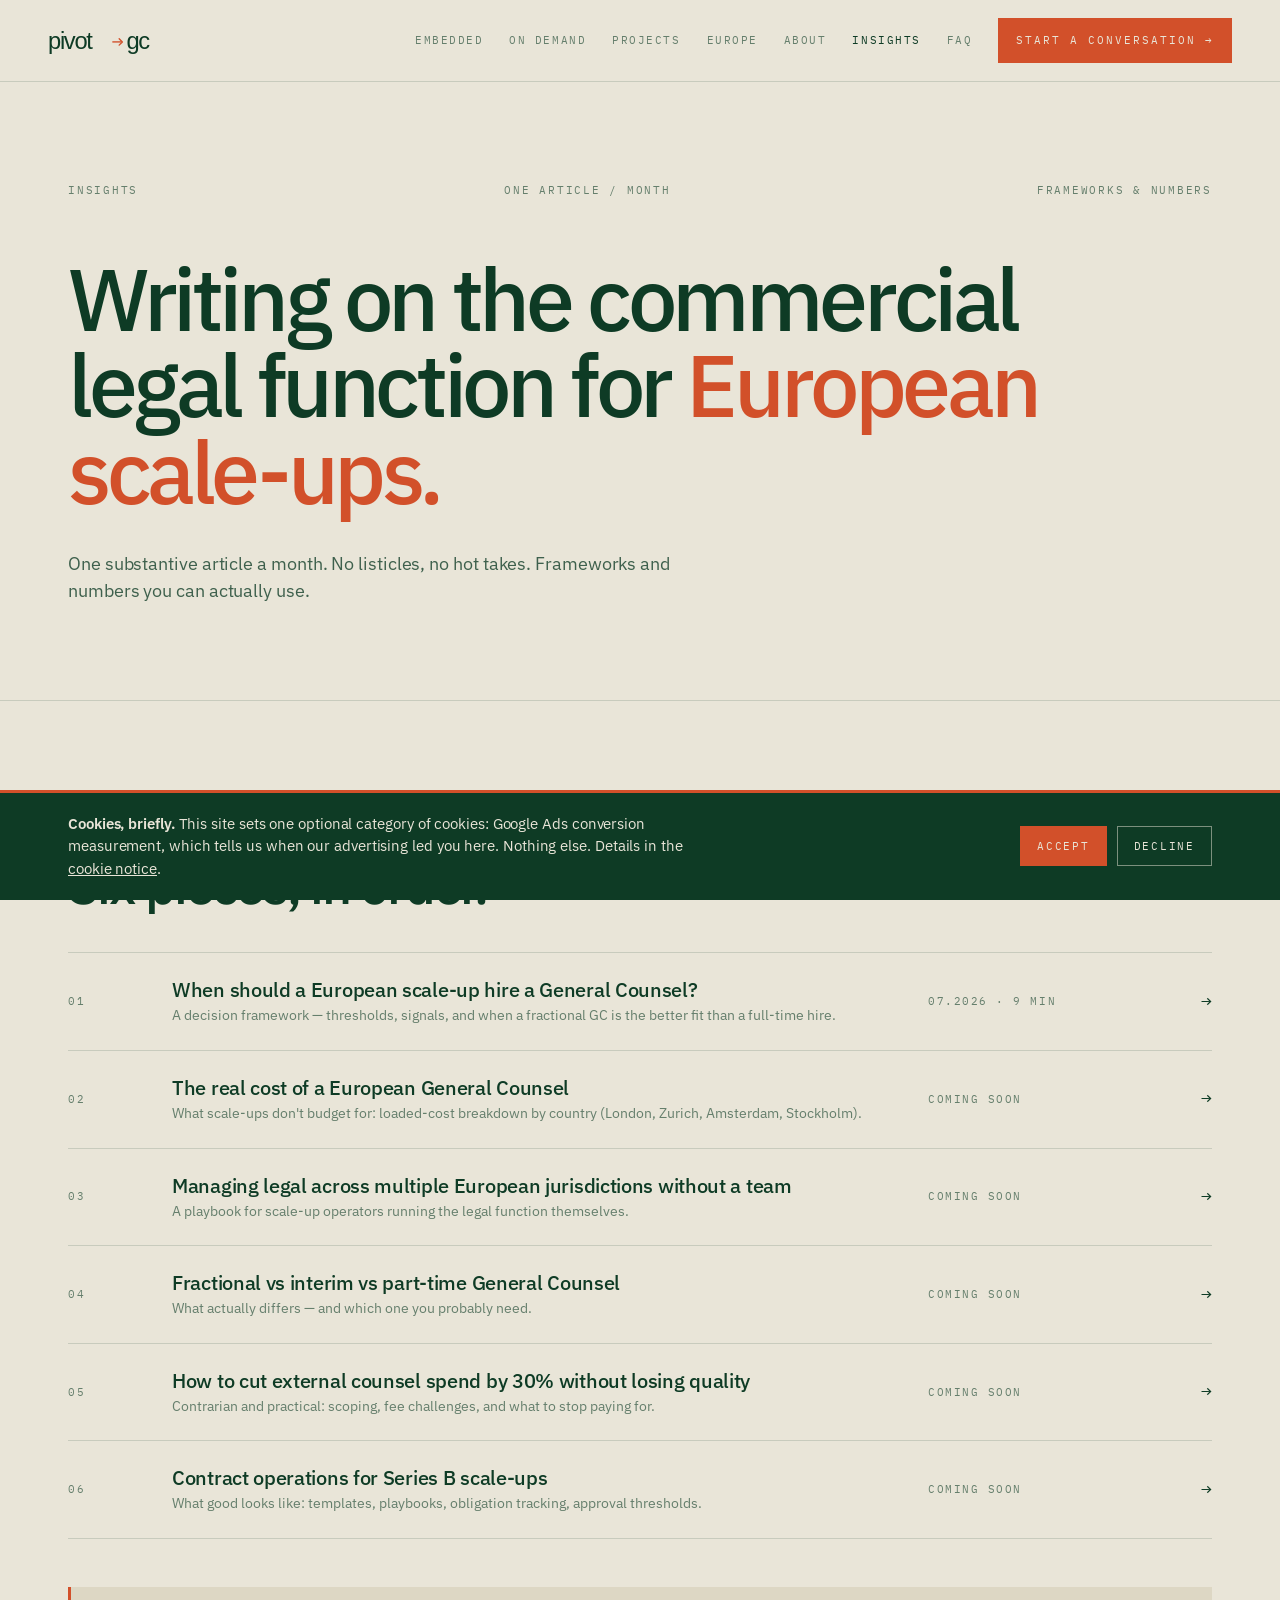
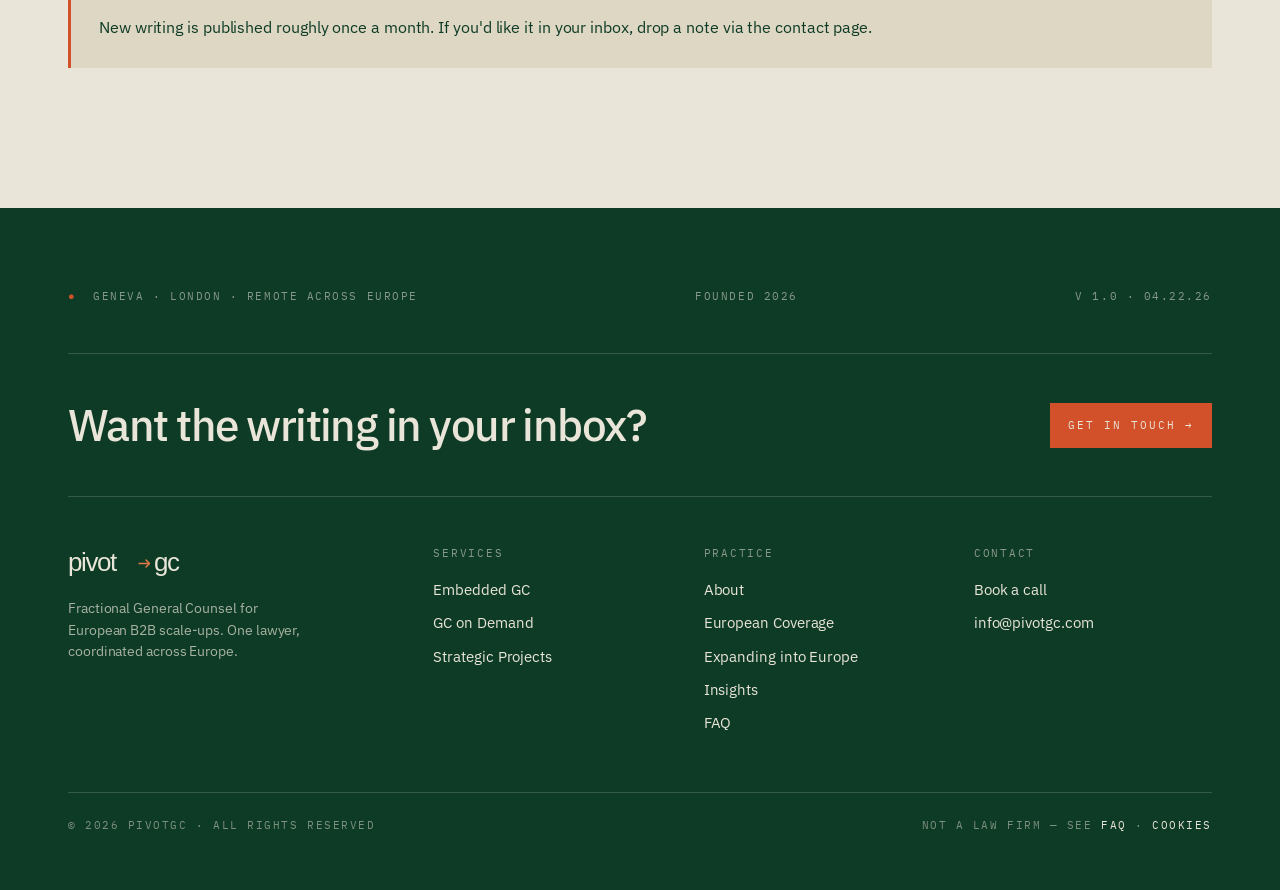
<file: insights/index.html>
<!doctype html>
<html lang="en">
<head>
  <meta charset="utf-8" />
  <meta name="viewport" content="width=device-width, initial-scale=1" />
  <!-- Google tag (gtag.js) -->
  <script async src="https://www.googletagmanager.com/gtag/js?id=AW-18322813077"></script>
  <script>
    window.dataLayer = window.dataLayer || [];
    function gtag(){dataLayer.push(arguments);}
    gtag('consent', 'default', {
      'ad_storage': 'denied',
      'ad_user_data': 'denied',
      'ad_personalization': 'denied',
      'analytics_storage': 'denied'
    });
    gtag('js', new Date());

    gtag('config', 'AW-18322813077');
  </script>
  <script defer src="/assets/js/consent.js"></script>
  <title>Fractional GC Insights for European Scale-ups | PivotGC</title>
  <meta name="description" content="Commercial legal strategy for European B2B scale-ups: when to hire a General Counsel, cross-border legal operations, cutting external counsel spend." />
  <link rel="canonical" href="https://pivotgc.com/insights/" />
  <meta property="og:title" content="Fractional GC Insights for European Scale-ups | PivotGC" />
  <meta property="og:description" content="Commercial legal strategy for European B2B scale-ups: when to hire a General Counsel, cross-border legal operations, cutting external counsel spend." />
  <meta property="og:type" content="website" />
  <meta property="og:url" content="https://pivotgc.com/insights/" />
  <meta property="og:site_name" content="PivotGC" />
  <meta property="og:image" content="https://pivotgc.com/assets/brand/pivotgc-og.png" />
  <meta property="og:image:width" content="1200" />
  <meta property="og:image:height" content="630" />
  <meta property="og:image:alt" content="PivotGC — Fractional General Counsel for European scale-ups" />
  <meta name="twitter:card" content="summary_large_image" />
  <meta name="twitter:image" content="https://pivotgc.com/assets/brand/pivotgc-og.png" />
  <link rel="icon" href="/assets/brand/pivotgc-favicon.svg" type="image/svg+xml" />
  <link rel="apple-touch-icon" href="/assets/brand/pivotgc-appicon.svg" />
  <link rel="preconnect" href="https://fonts.googleapis.com" />
  <link rel="preconnect" href="https://fonts.gstatic.com" crossorigin />
  <link rel="stylesheet" href="https://fonts.googleapis.com/css2?family=IBM+Plex+Sans:wght@300;400;500;600;700&family=IBM+Plex+Mono:wght@300;400;500;600&display=swap" />
  <link rel="stylesheet" href="/assets/tokens/pivotgc-tokens.css" />
  <link rel="stylesheet" href="/assets/css/style.css" />
  <script type="application/ld+json">
  {
    "@context": "https://schema.org",
    "@type": "CollectionPage",
    "name": "PivotGC Insights",
    "description": "Articles on commercial legal strategy for European scale-ups.",
    "url": "https://pivotgc.com/insights/",
    "isPartOf": { "@id": "https://pivotgc.com/#organization" }
  }
  </script>
</head>
<body>

<div class="topbar">
  <div class="topbar-inner">
    <a href="/" class="brand-id" aria-label="PivotGC home">
      <img class="wordmark" src="/assets/brand/pivotgc-primary-transparent.svg" alt="PivotGC" />
    </a>
    <nav class="nav-mono" aria-label="Primary">
      <a href="/services/embedded-gc/">Embedded</a>
      <a href="/services/gc-on-demand/">On Demand</a>
      <a href="/services/projects/">Projects</a>
      <a href="/europe/">Europe</a>
      <a href="/about/">About</a>
      <a href="/insights/" aria-current="page">Insights</a>
      <a href="/faq/">FAQ</a>
      <a class="cta" href="/contact/">Start a conversation →</a>
    </nav>
  </div>
</div>

<main>

<section class="hero no-border">
  <div class="wrap">
    <div class="meta">
      <div>Insights</div>
      <div>One article / month</div>
      <div>Frameworks &amp; numbers</div>
    </div>
    <h1>Writing on the commercial legal function for <em>European scale-ups.</em></h1>
    <p class="lede">One substantive article a month. No listicles, no hot takes. Frameworks and numbers you can actually use.</p>
  </div>
</section>

<section>
  <div class="wrap">
    <div class="kicker"><span>01</span><span class="line"></span><span>Launch series</span></div>
    <h2>Six pieces, in order.</h2>

    <div class="rows">
      <a class="row" href="/insights/when-to-hire-a-general-counsel/">
        <div class="num">01</div>
        <div class="title">When should a European scale-up hire a General Counsel?<span class="sub">A decision framework — thresholds, signals, and when a fractional GC is the better fit than a full-time hire.</span></div>
        <div class="meta">07.2026 · 9 min</div>
        <div class="arrow">→</div>
      </a>
      <div class="row">
        <div class="num">02</div>
        <div class="title">The real cost of a European General Counsel<span class="sub">What scale-ups don't budget for: loaded-cost breakdown by country (London, Zurich, Amsterdam, Stockholm).</span></div>
        <div class="meta">Coming soon</div>
        <div class="arrow">→</div>
      </div>
      <div class="row">
        <div class="num">03</div>
        <div class="title">Managing legal across multiple European jurisdictions without a team<span class="sub">A playbook for scale-up operators running the legal function themselves.</span></div>
        <div class="meta">Coming soon</div>
        <div class="arrow">→</div>
      </div>
      <div class="row">
        <div class="num">04</div>
        <div class="title">Fractional vs interim vs part-time General Counsel<span class="sub">What actually differs — and which one you probably need.</span></div>
        <div class="meta">Coming soon</div>
        <div class="arrow">→</div>
      </div>
      <div class="row">
        <div class="num">05</div>
        <div class="title">How to cut external counsel spend by 30% without losing quality<span class="sub">Contrarian and practical: scoping, fee challenges, and what to stop paying for.</span></div>
        <div class="meta">Coming soon</div>
        <div class="arrow">→</div>
      </div>
      <div class="row">
        <div class="num">06</div>
        <div class="title">Contract operations for Series B scale-ups<span class="sub">What good looks like: templates, playbooks, obligation tracking, approval thresholds.</span></div>
        <div class="meta">Coming soon</div>
        <div class="arrow">→</div>
      </div>
    </div>

    <div class="callout" style="margin-top:48px">
      <p>New writing is published roughly once a month. If you'd like it in your inbox, drop a note via <a href="/contact/">the contact page</a>.</p>
    </div>
  </div>
</section>

</main>

<footer class="site-footer">
  <div class="wrap">
    <div class="footer-meta">
      <div><span style="color:var(--pgc-signal)">●</span> &nbsp;Geneva · London · remote across Europe</div>
      <div>Founded 2026</div>
      <div>v 1.0 · 04.22.26</div>
    </div>
    <div class="footer-cta">
      <h2>Want the writing in your inbox?</h2>
      <div class="actions">
        <a class="cta" href="/contact/">Get in touch →</a>
      </div>
    </div>
    <div class="footer-grid">
      <div>
        <img class="wordmark-rev" src="/assets/brand/pivotgc-reversed-transparent.svg" alt="PivotGC" />
        <p class="blurb">Fractional General Counsel for European B2B scale-ups. One lawyer, coordinated across Europe.</p>
      </div>
      <div>
        <h4>Services</h4>
        <ul>
          <li><a href="/services/embedded-gc/">Embedded GC</a></li>
          <li><a href="/services/gc-on-demand/">GC on Demand</a></li>
          <li><a href="/services/projects/">Strategic Projects</a></li>
        </ul>
      </div>
      <div>
        <h4>Practice</h4>
        <ul>
          <li><a href="/about/">About</a></li>
          <li><a href="/europe/">European Coverage</a></li>
          <li><a href="/europe/expanding-into-europe/">Expanding into Europe</a></li>
          <li><a href="/insights/">Insights</a></li>
          <li><a href="/faq/">FAQ</a></li>
        </ul>
      </div>
      <div>
        <h4>Contact</h4>
        <ul>
          <li><a href="/contact/">Book a call</a></li>
          <li><a href="mailto:info@pivotgc.com">info@pivotgc.com</a></li>
        </ul>
      </div>
    </div>
    <div class="footer-bottom">
      <div>© 2026 PivotGC · All rights reserved</div>
      <div>Not a law firm — see <a href="/faq/">FAQ</a> · <a href="/cookies/">Cookies</a></div>
    </div>
  </div>
</footer>

</body>
</html>
</file>
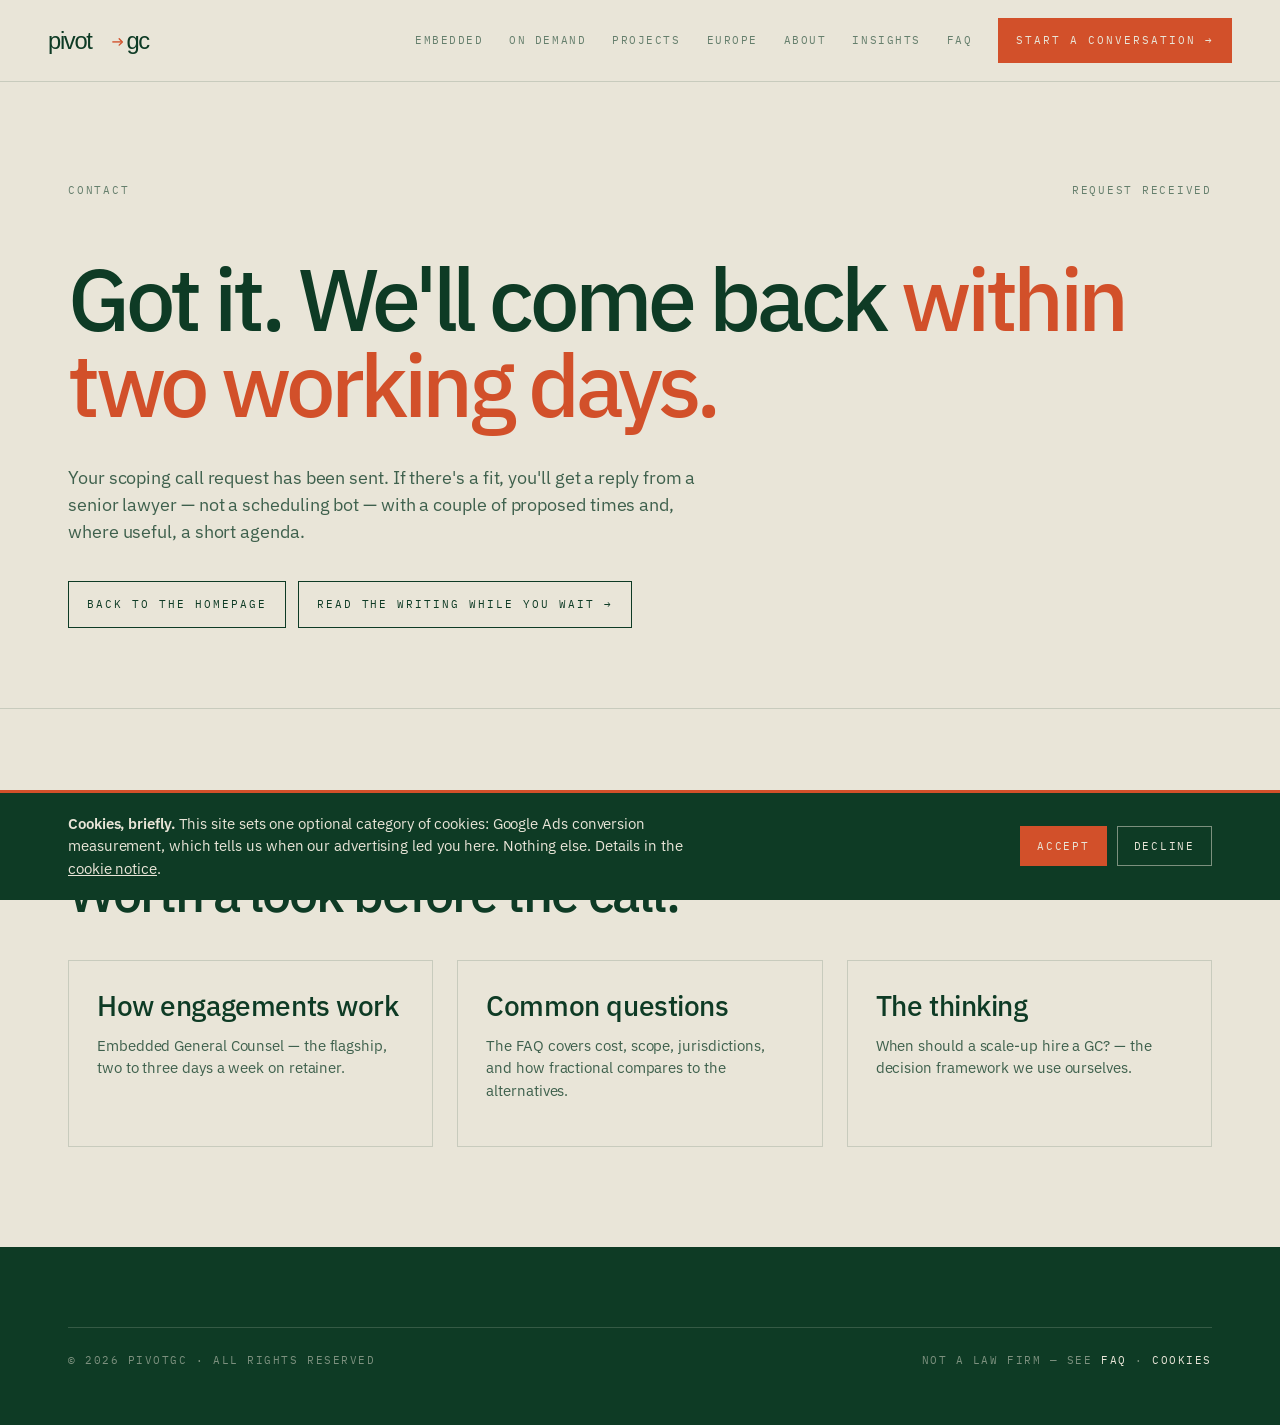
<file: contact/thanks/index.html>
<!doctype html>
<html lang="en">
<head>
  <meta charset="utf-8" />
  <meta name="viewport" content="width=device-width, initial-scale=1" />
  <!-- Google tag (gtag.js) -->
  <script async src="https://www.googletagmanager.com/gtag/js?id=AW-18322813077"></script>
  <script>
    window.dataLayer = window.dataLayer || [];
    function gtag(){dataLayer.push(arguments);}
    gtag('consent', 'default', {
      'ad_storage': 'denied',
      'ad_user_data': 'denied',
      'ad_personalization': 'denied',
      'analytics_storage': 'denied'
    });
    gtag('js', new Date());

    gtag('config', 'AW-18322813077');
  </script>
  <script defer src="/assets/js/consent.js"></script>
  <title>Request Received | PivotGC</title>
  <meta name="robots" content="noindex" />
  <link rel="canonical" href="https://pivotgc.com/contact/thanks/" />
  <link rel="icon" href="/assets/brand/pivotgc-favicon.svg" type="image/svg+xml" />
  <link rel="apple-touch-icon" href="/assets/brand/pivotgc-appicon.svg" />
  <link rel="preconnect" href="https://fonts.googleapis.com" />
  <link rel="preconnect" href="https://fonts.gstatic.com" crossorigin />
  <link rel="stylesheet" href="https://fonts.googleapis.com/css2?family=IBM+Plex+Sans:wght@300;400;500;600;700&family=IBM+Plex+Mono:wght@300;400;500;600&display=swap" />
  <link rel="stylesheet" href="/assets/tokens/pivotgc-tokens.css" />
  <link rel="stylesheet" href="/assets/css/style.css" />
</head>
<body>

<div class="topbar">
  <div class="topbar-inner">
    <a href="/" class="brand-id" aria-label="PivotGC home">
      <img class="wordmark" src="/assets/brand/pivotgc-primary-transparent.svg" alt="PivotGC" />
    </a>
    <nav class="nav-mono" aria-label="Primary">
      <a href="/services/embedded-gc/">Embedded</a>
      <a href="/services/gc-on-demand/">On Demand</a>
      <a href="/services/projects/">Projects</a>
      <a href="/europe/">Europe</a>
      <a href="/about/">About</a>
      <a href="/insights/">Insights</a>
      <a href="/faq/">FAQ</a>
      <a class="cta" href="/contact/">Start a conversation →</a>
    </nav>
  </div>
</div>

<main>

<section class="hero no-border">
  <div class="wrap">
    <div class="meta">
      <div>Contact</div>
      <div>Request received</div>
    </div>
    <h1>Got it. We'll come back <em>within two working days.</em></h1>
    <p class="lede">Your scoping call request has been sent. If there's a fit, you'll get a reply from a senior lawyer — not a scheduling bot — with a couple of proposed times and, where useful, a short agenda.</p>
    <div class="hero-actions">
      <a class="cta cta-inv" href="/">Back to the homepage</a>
      <a class="cta cta-inv" href="/insights/">Read the writing while you wait →</a>
    </div>
  </div>
</section>

<section>
  <div class="wrap">
    <div class="kicker"><span>01</span><span class="line"></span><span>Meanwhile</span></div>
    <h2>Worth a look before the call.</h2>
    <div class="grid g3">
      <article class="card">
        <h3>How engagements work</h3>
        <p><a href="/services/embedded-gc/">Embedded General Counsel</a> — the flagship, two to three days a week on retainer.</p>
      </article>
      <article class="card">
        <h3>Common questions</h3>
        <p><a href="/faq/">The FAQ</a> covers cost, scope, jurisdictions, and how fractional compares to the alternatives.</p>
      </article>
      <article class="card">
        <h3>The thinking</h3>
        <p><a href="/insights/when-to-hire-a-general-counsel/">When should a scale-up hire a GC?</a> — the decision framework we use ourselves.</p>
      </article>
    </div>
  </div>
</section>

</main>

<footer class="site-footer">
  <div class="wrap">
    <div class="footer-bottom">
      <div>© 2026 PivotGC · All rights reserved</div>
      <div>Not a law firm — see <a href="/faq/">FAQ</a> · <a href="/cookies/">Cookies</a></div>
    </div>
  </div>
</footer>

</body>
</html>
</file>
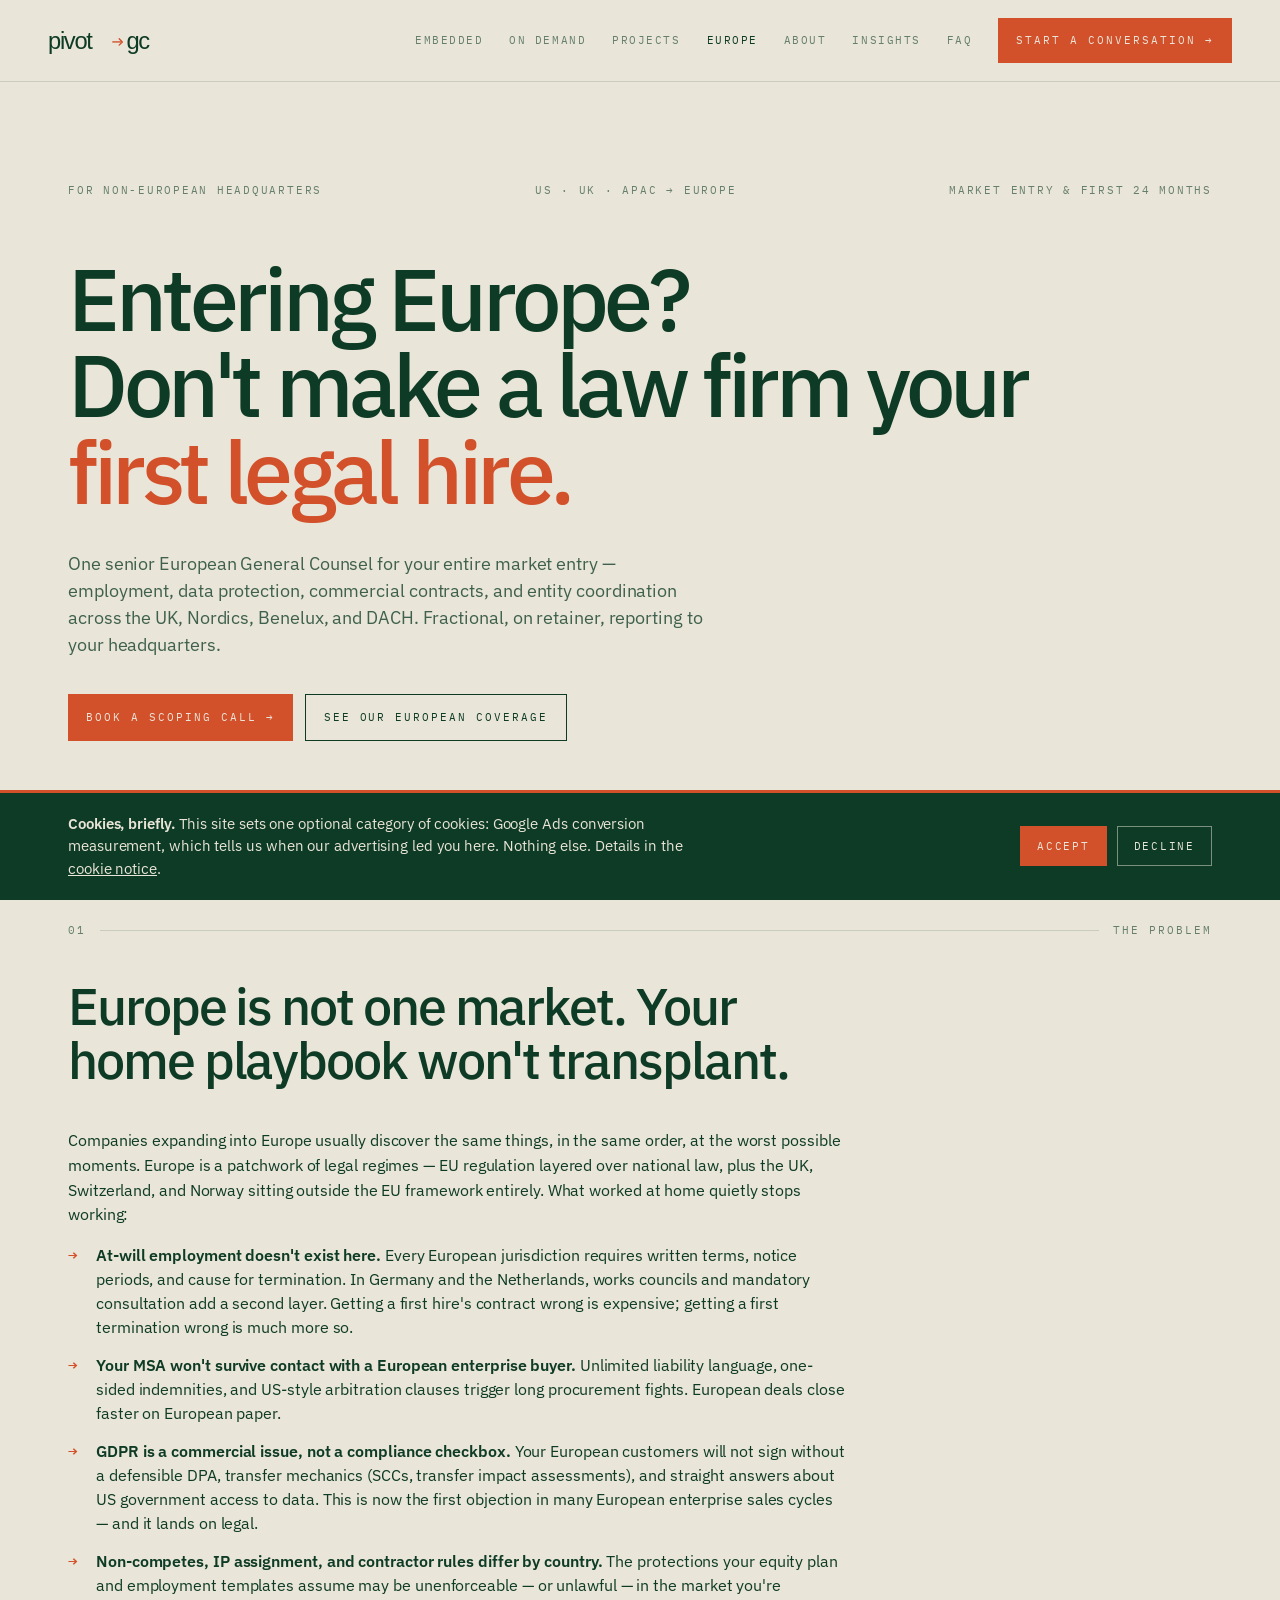
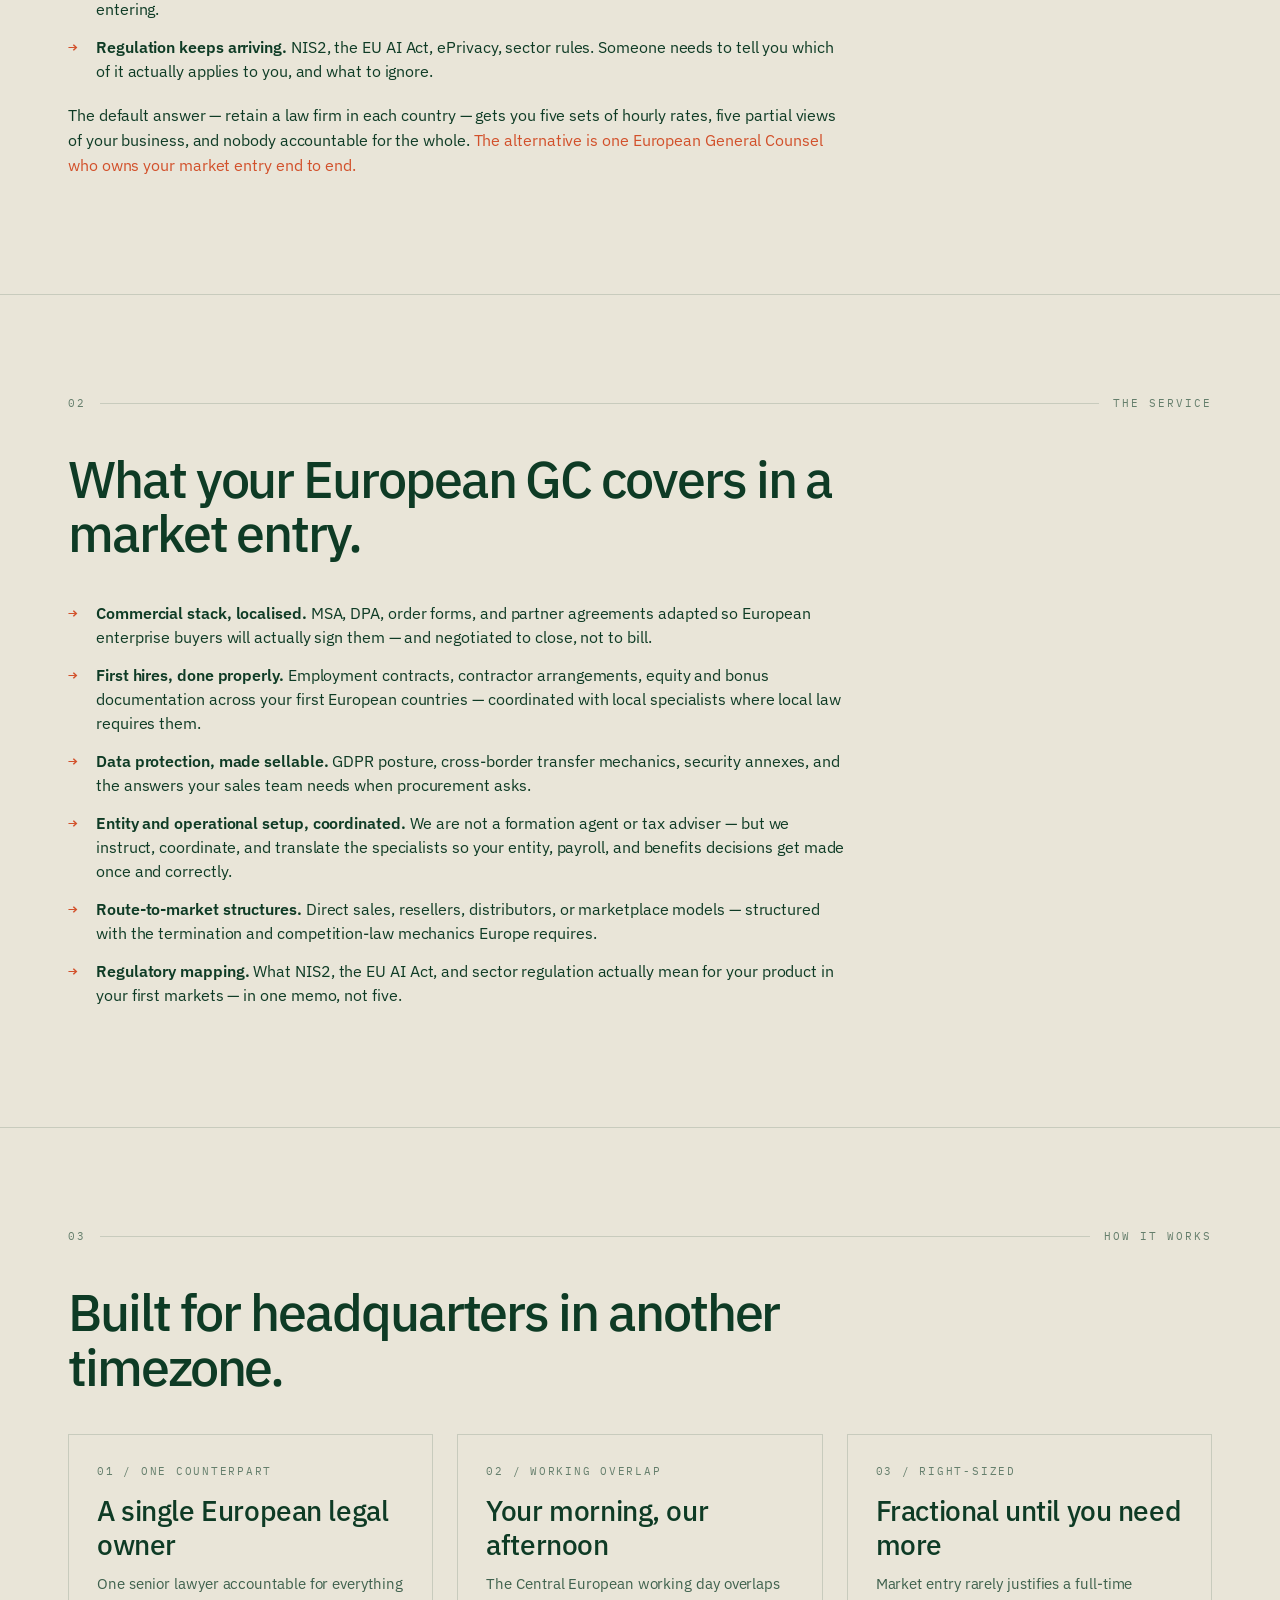
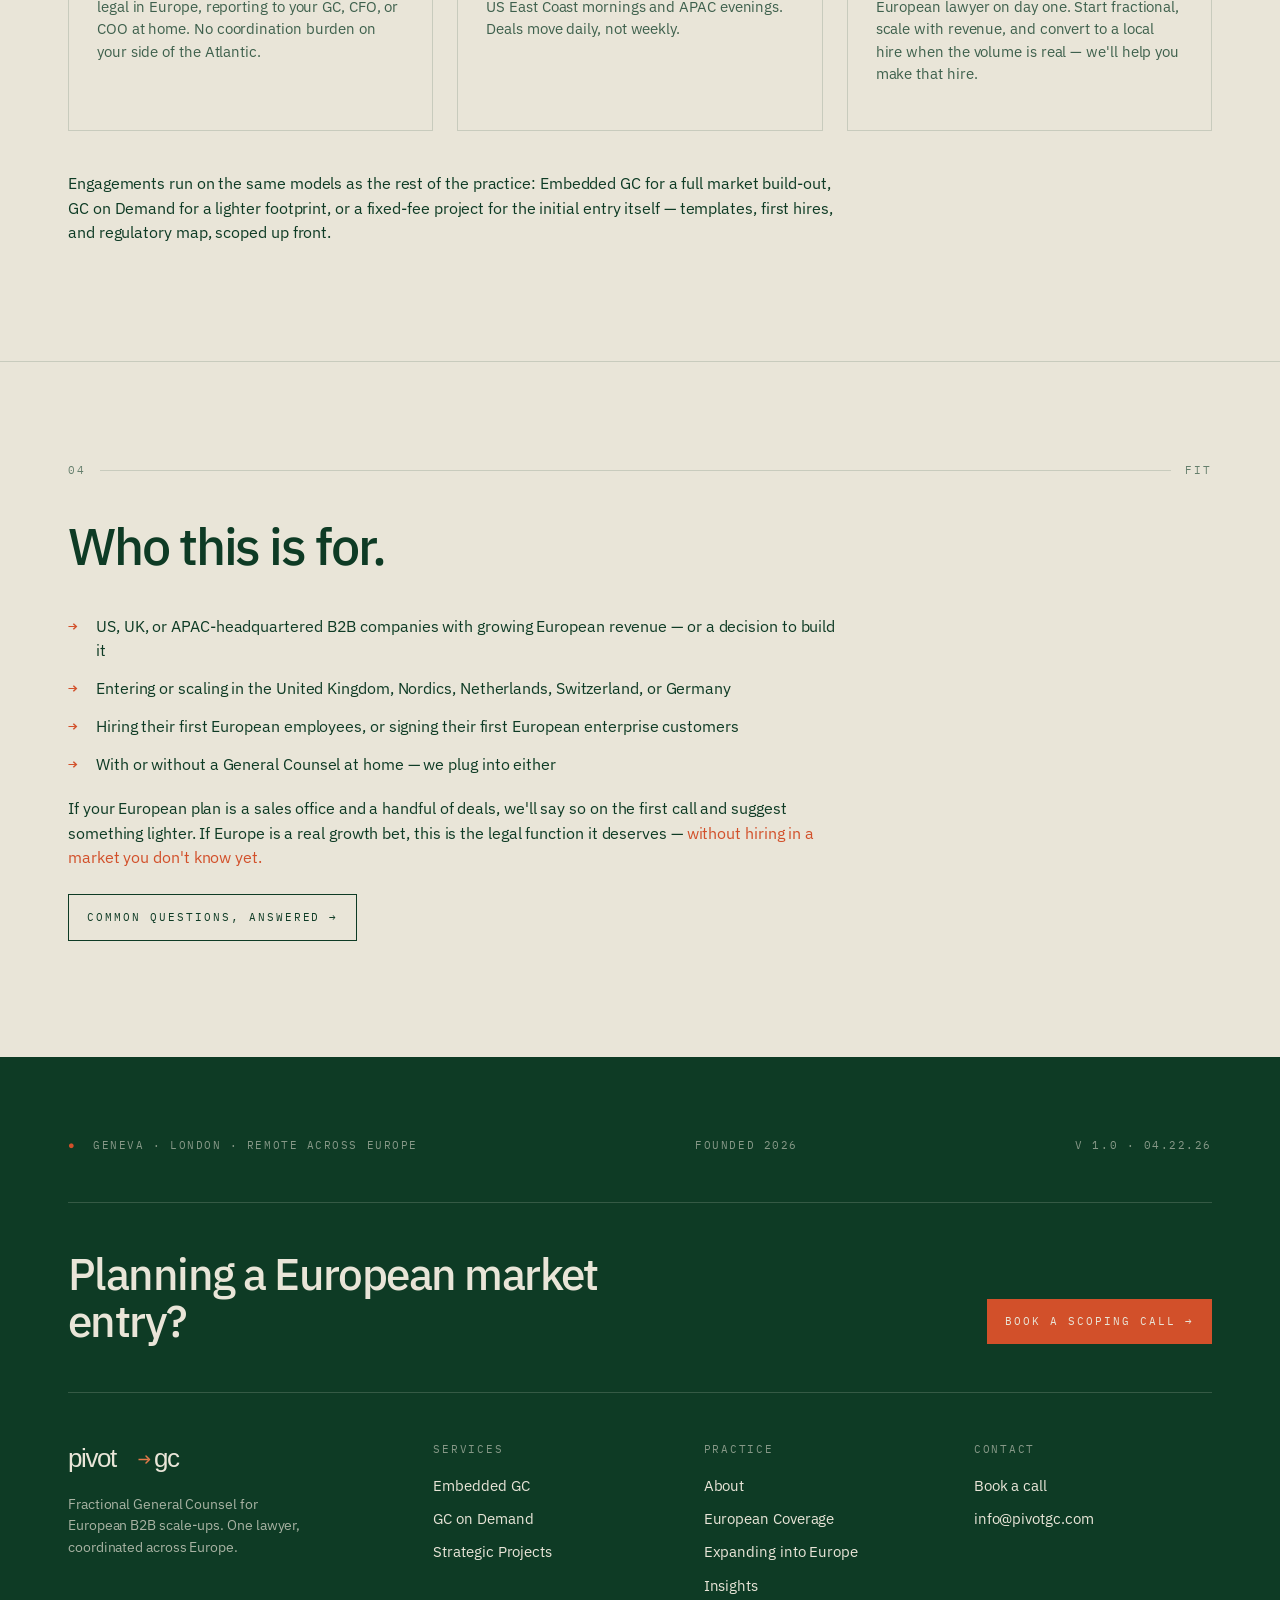
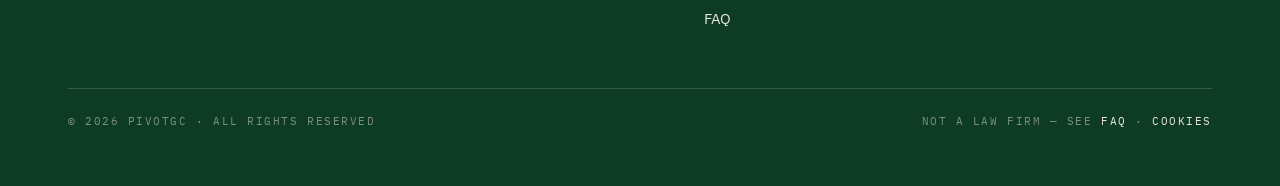
<file: europe/expanding-into-europe/index.html>
<!doctype html>
<html lang="en">
<head>
  <meta charset="utf-8" />
  <meta name="viewport" content="width=device-width, initial-scale=1" />
  <!-- Google tag (gtag.js) -->
  <script async src="https://www.googletagmanager.com/gtag/js?id=AW-18322813077"></script>
  <script>
    window.dataLayer = window.dataLayer || [];
    function gtag(){dataLayer.push(arguments);}
    gtag('consent', 'default', {
      'ad_storage': 'denied',
      'ad_user_data': 'denied',
      'ad_personalization': 'denied',
      'analytics_storage': 'denied'
    });
    gtag('js', new Date());

    gtag('config', 'AW-18322813077');
  </script>
  <script defer src="/assets/js/consent.js"></script>
  <title>European General Counsel for US &amp; International Companies | PivotGC</title>
  <meta name="description" content="Expanding into Europe? One European General Counsel for your market entry: employment, GDPR, commercial contracts, and entity coordination across the UK, Nordics, DACH, and Benelux." />
  <link rel="canonical" href="https://pivotgc.com/europe/expanding-into-europe/" />
  <meta property="og:title" content="European General Counsel for US &amp; International Companies | PivotGC" />
  <meta property="og:description" content="Expanding into Europe? One European General Counsel for your market entry: employment, GDPR, commercial contracts, and entity coordination across the UK, Nordics, DACH, and Benelux." />
  <meta property="og:type" content="website" />
  <meta property="og:url" content="https://pivotgc.com/europe/expanding-into-europe/" />
  <meta property="og:site_name" content="PivotGC" />
  <meta property="og:image" content="https://pivotgc.com/assets/brand/pivotgc-og.png" />
  <meta property="og:image:width" content="1200" />
  <meta property="og:image:height" content="630" />
  <meta property="og:image:alt" content="PivotGC — Fractional General Counsel for European scale-ups" />
  <meta name="twitter:card" content="summary_large_image" />
  <meta name="twitter:image" content="https://pivotgc.com/assets/brand/pivotgc-og.png" />
  <link rel="icon" href="/assets/brand/pivotgc-favicon.svg" type="image/svg+xml" />
  <link rel="apple-touch-icon" href="/assets/brand/pivotgc-appicon.svg" />
  <link rel="preconnect" href="https://fonts.googleapis.com" />
  <link rel="preconnect" href="https://fonts.gstatic.com" crossorigin />
  <link rel="stylesheet" href="https://fonts.googleapis.com/css2?family=IBM+Plex+Sans:wght@300;400;500;600;700&family=IBM+Plex+Mono:wght@300;400;500;600&display=swap" />
  <link rel="stylesheet" href="/assets/tokens/pivotgc-tokens.css" />
  <link rel="stylesheet" href="/assets/css/style.css" />
  <script type="application/ld+json">
  {
    "@context": "https://schema.org",
    "@type": "Service",
    "serviceType": "European General Counsel for market entry",
    "name": "Expanding into Europe",
    "provider": { "@id": "https://pivotgc.com/#organization" },
    "areaServed": "Europe",
    "audience": {
      "@type": "BusinessAudience",
      "name": "Non-European companies expanding into Europe"
    },
    "description": "Fractional European General Counsel for US and international companies entering the European market. Employment, GDPR, commercial contracts, and entity coordination across the UK, Nordics, DACH, and Benelux — one lawyer, one invoice, reporting to your headquarters."
  }
  </script>
  <script type="application/ld+json">
  {
    "@context": "https://schema.org",
    "@type": "BreadcrumbList",
    "itemListElement": [
      { "@type": "ListItem", "position": 1, "name": "Home", "item": "https://pivotgc.com/" },
      { "@type": "ListItem", "position": 2, "name": "European Coverage", "item": "https://pivotgc.com/europe/" },
      { "@type": "ListItem", "position": 3, "name": "Expanding into Europe", "item": "https://pivotgc.com/europe/expanding-into-europe/" }
    ]
  }
  </script>
</head>
<body>

<div class="topbar">
  <div class="topbar-inner">
    <a href="/" class="brand-id" aria-label="PivotGC home">
      <img class="wordmark" src="/assets/brand/pivotgc-primary-transparent.svg" alt="PivotGC" />
    </a>
    <nav class="nav-mono" aria-label="Primary">
      <a href="/services/embedded-gc/">Embedded</a>
      <a href="/services/gc-on-demand/">On Demand</a>
      <a href="/services/projects/">Projects</a>
      <a href="/europe/" aria-current="page">Europe</a>
      <a href="/about/">About</a>
      <a href="/insights/">Insights</a>
      <a href="/faq/">FAQ</a>
      <a class="cta" href="/contact/">Start a conversation →</a>
    </nav>
  </div>
</div>

<main>

<section class="hero no-border">
  <div class="wrap">
    <div class="meta">
      <div>For non-European headquarters</div>
      <div>US · UK · APAC → Europe</div>
      <div>Market entry &amp; first 24 months</div>
    </div>
    <h1>Entering Europe?<br>Don't make a law firm your <em>first legal hire.</em></h1>
    <p class="lede">One senior European General Counsel for your entire market entry — employment, data protection, commercial contracts, and entity coordination across the UK, Nordics, Benelux, and DACH. Fractional, on retainer, reporting to your headquarters.</p>
    <div class="hero-actions">
      <a class="cta" href="/contact/">Book a scoping call →</a>
      <a class="cta cta-inv" href="/europe/">See our European coverage</a>
    </div>
  </div>
</section>

<section>
  <div class="wrap">
    <div class="kicker"><span>01</span><span class="line"></span><span>The problem</span></div>
    <h2>Europe is not one market. Your home playbook won't transplant.</h2>
    <div style="max-width:780px">
      <p>Companies expanding into Europe usually discover the same things, in the same order, at the worst possible moments. Europe is a patchwork of legal regimes — EU regulation layered over national law, plus the UK, Switzerland, and Norway sitting outside the EU framework entirely. What worked at home quietly stops working:</p>
      <ul class="arrow-list">
        <li><strong>At-will employment doesn't exist here.</strong> Every European jurisdiction requires written terms, notice periods, and cause for termination. In Germany and the Netherlands, works councils and mandatory consultation add a second layer. Getting a first hire's contract wrong is expensive; getting a first termination wrong is much more so.</li>
        <li><strong>Your MSA won't survive contact with a European enterprise buyer.</strong> Unlimited liability language, one-sided indemnities, and US-style arbitration clauses trigger long procurement fights. European deals close faster on European paper.</li>
        <li><strong>GDPR is a commercial issue, not a compliance checkbox.</strong> Your European customers will not sign without a defensible DPA, transfer mechanics (SCCs, transfer impact assessments), and straight answers about US government access to data. This is now the first objection in many European enterprise sales cycles — and it lands on legal.</li>
        <li><strong>Non-competes, IP assignment, and contractor rules differ by country.</strong> The protections your equity plan and employment templates assume may be unenforceable — or unlawful — in the market you're entering.</li>
        <li><strong>Regulation keeps arriving.</strong> NIS2, the EU AI Act, ePrivacy, sector rules. Someone needs to tell you which of it actually applies to you, and what to ignore.</li>
      </ul>
      <p>The default answer — retain a law firm in each country — gets you five sets of hourly rates, five partial views of your business, and nobody accountable for the whole. <em>The alternative is one European General Counsel who owns your market entry end to end.</em></p>
    </div>
  </div>
</section>

<section>
  <div class="wrap">
    <div class="kicker"><span>02</span><span class="line"></span><span>The service</span></div>
    <h2>What your European GC covers in a market entry.</h2>
    <div style="max-width:780px">
      <ul class="arrow-list">
        <li><strong>Commercial stack, localised.</strong> MSA, DPA, order forms, and partner agreements adapted so European enterprise buyers will actually sign them — and negotiated to close, not to bill.</li>
        <li><strong>First hires, done properly.</strong> Employment contracts, contractor arrangements, equity and bonus documentation across your first European countries — coordinated with local specialists where local law requires them.</li>
        <li><strong>Data protection, made sellable.</strong> GDPR posture, cross-border transfer mechanics, security annexes, and the answers your sales team needs when procurement asks.</li>
        <li><strong>Entity and operational setup, coordinated.</strong> We are not a formation agent or tax adviser — but we instruct, coordinate, and translate the specialists so your entity, payroll, and benefits decisions get made once and correctly.</li>
        <li><strong>Route-to-market structures.</strong> Direct sales, resellers, distributors, or marketplace models — structured with the termination and competition-law mechanics Europe requires.</li>
        <li><strong>Regulatory mapping.</strong> What NIS2, the EU AI Act, and sector regulation actually mean for your product in your first markets — in one memo, not five.</li>
      </ul>
    </div>
  </div>
</section>

<section>
  <div class="wrap">
    <div class="kicker"><span>03</span><span class="line"></span><span>How it works</span></div>
    <h2>Built for headquarters in another timezone.</h2>
    <div class="grid g3">
      <article class="card">
        <div class="num">01 / One counterpart</div>
        <h3>A single European legal owner</h3>
        <p>One senior lawyer accountable for everything legal in Europe, reporting to your GC, CFO, or COO at home. No coordination burden on your side of the Atlantic.</p>
      </article>
      <article class="card">
        <div class="num">02 / Working overlap</div>
        <h3>Your morning, our afternoon</h3>
        <p>The Central European working day overlaps US East Coast mornings and APAC evenings. Deals move daily, not weekly.</p>
      </article>
      <article class="card">
        <div class="num">03 / Right-sized</div>
        <h3>Fractional until you need more</h3>
        <p>Market entry rarely justifies a full-time European lawyer on day one. Start fractional, scale with revenue, and convert to a local hire when the volume is real — we'll help you make that hire.</p>
      </article>
    </div>
    <div style="max-width:780px;margin-top:40px">
      <p>Engagements run on the same models as the rest of the practice: <a href="/services/embedded-gc/">Embedded GC</a> for a full market build-out, <a href="/services/gc-on-demand/">GC on Demand</a> for a lighter footprint, or a <a href="/services/projects/">fixed-fee project</a> for the initial entry itself — templates, first hires, and regulatory map, scoped up front.</p>
    </div>
  </div>
</section>

<section>
  <div class="wrap">
    <div class="kicker"><span>04</span><span class="line"></span><span>Fit</span></div>
    <h2>Who this is for.</h2>
    <div style="max-width:780px">
      <ul class="arrow-list">
        <li>US, UK, or APAC-headquartered B2B companies with growing European revenue — or a decision to build it</li>
        <li>Entering or scaling in the United Kingdom, Nordics, Netherlands, Switzerland, or Germany</li>
        <li>Hiring their first European employees, or signing their first European enterprise customers</li>
        <li>With or without a General Counsel at home — we plug into either</li>
      </ul>
      <p>If your European plan is a sales office and a handful of deals, we'll say so on the first call and suggest something lighter. If Europe is a real growth bet, this is the legal function it deserves — <em>without hiring in a market you don't know yet.</em></p>
      <p style="margin-top:24px"><a class="cta cta-inv" href="/faq/">Common questions, answered →</a></p>
    </div>
  </div>
</section>

</main>

<footer class="site-footer">
  <div class="wrap">
    <div class="footer-meta">
      <div><span style="color:var(--pgc-signal)">●</span> &nbsp;Geneva · London · remote across Europe</div>
      <div>Founded 2026</div>
      <div>v 1.0 · 04.22.26</div>
    </div>

    <div class="footer-cta">
      <h2>Planning a European market entry?</h2>
      <div class="actions">
        <a class="cta" href="/contact/">Book a scoping call →</a>
      </div>
    </div>

    <div class="footer-grid">
      <div>
        <img class="wordmark-rev" src="/assets/brand/pivotgc-reversed-transparent.svg" alt="PivotGC" />
        <p class="blurb">Fractional General Counsel for European B2B scale-ups. One lawyer, coordinated across Europe.</p>
      </div>
      <div>
        <h4>Services</h4>
        <ul>
          <li><a href="/services/embedded-gc/">Embedded GC</a></li>
          <li><a href="/services/gc-on-demand/">GC on Demand</a></li>
          <li><a href="/services/projects/">Strategic Projects</a></li>
        </ul>
      </div>
      <div>
        <h4>Practice</h4>
        <ul>
          <li><a href="/about/">About</a></li>
          <li><a href="/europe/">European Coverage</a></li>
          <li><a href="/europe/expanding-into-europe/">Expanding into Europe</a></li>
          <li><a href="/insights/">Insights</a></li>
          <li><a href="/faq/">FAQ</a></li>
        </ul>
      </div>
      <div>
        <h4>Contact</h4>
        <ul>
          <li><a href="/contact/">Book a call</a></li>
          <li><a href="mailto:info@pivotgc.com">info@pivotgc.com</a></li>
        </ul>
      </div>
    </div>

    <div class="footer-bottom">
      <div>© 2026 PivotGC · All rights reserved</div>
      <div>Not a law firm — see <a href="/faq/">FAQ</a> · <a href="/cookies/">Cookies</a></div>
    </div>
  </div>
</footer>

</body>
</html>
</file>
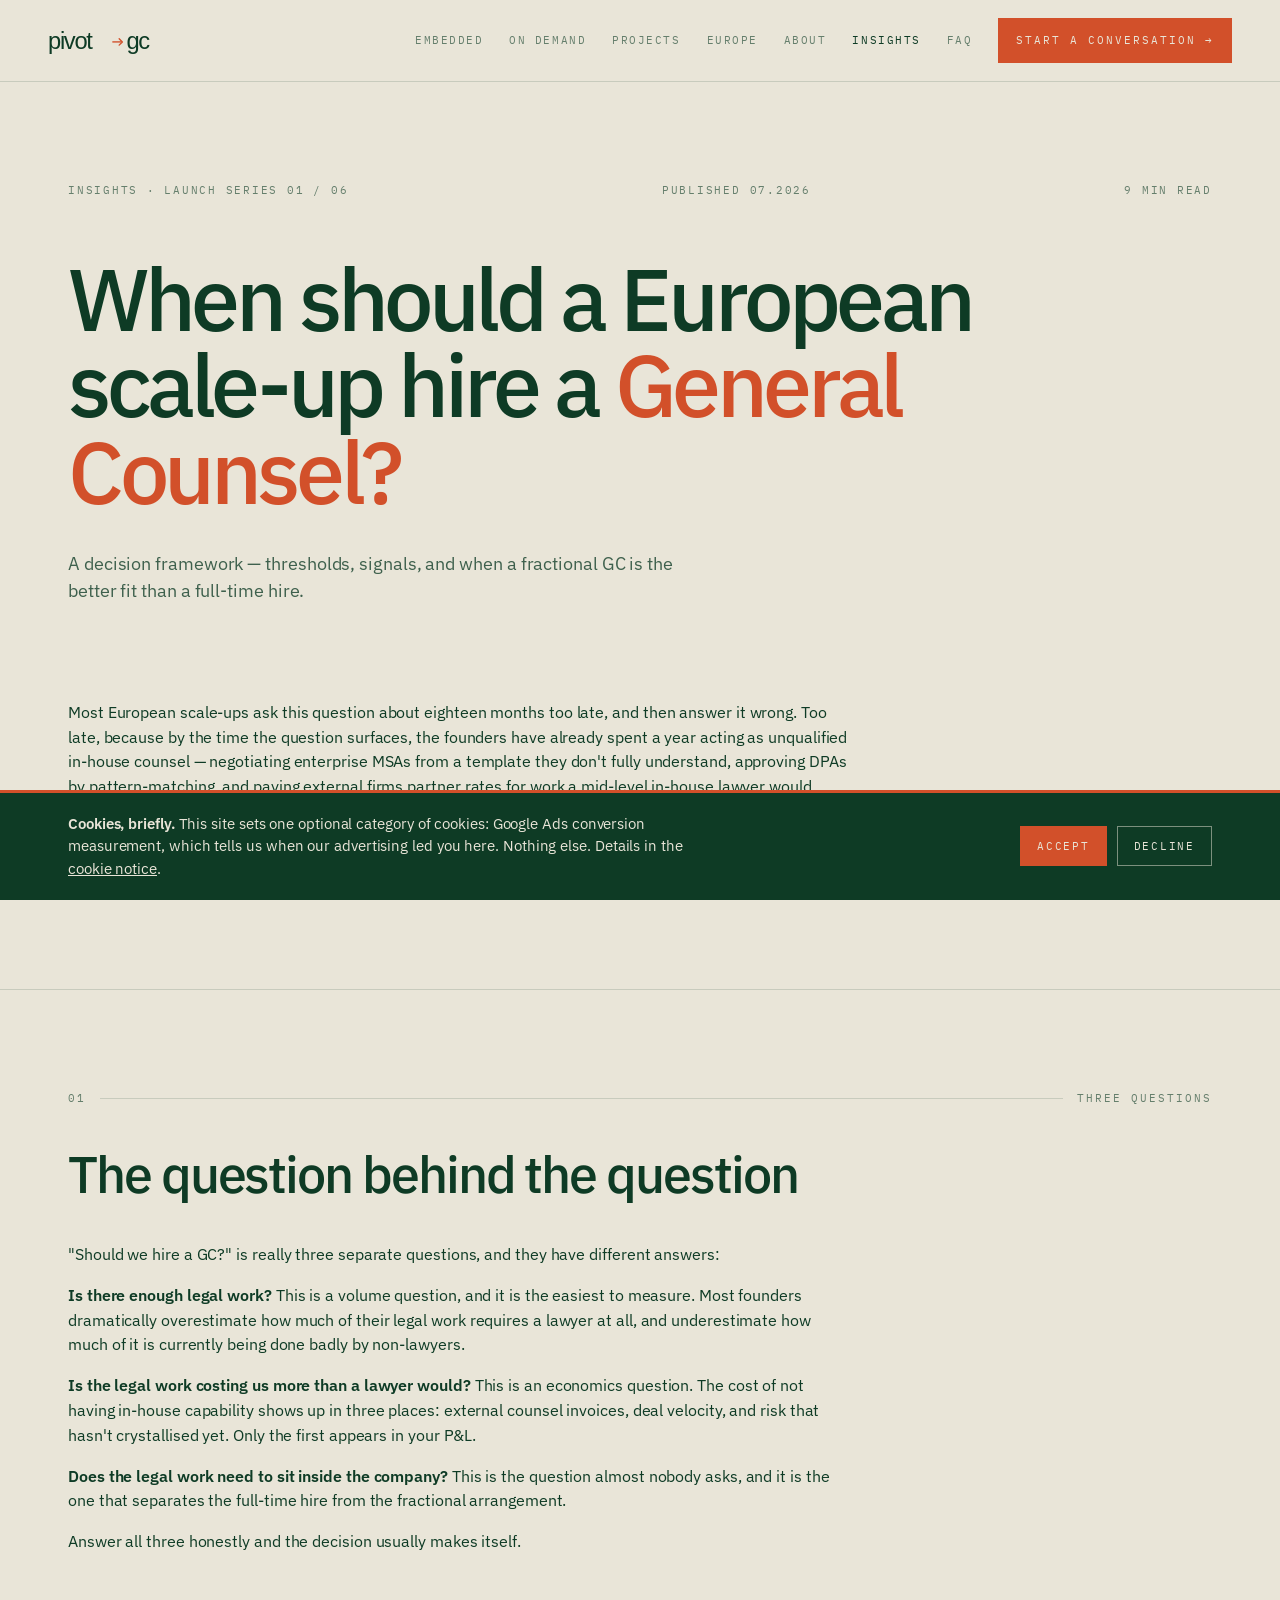
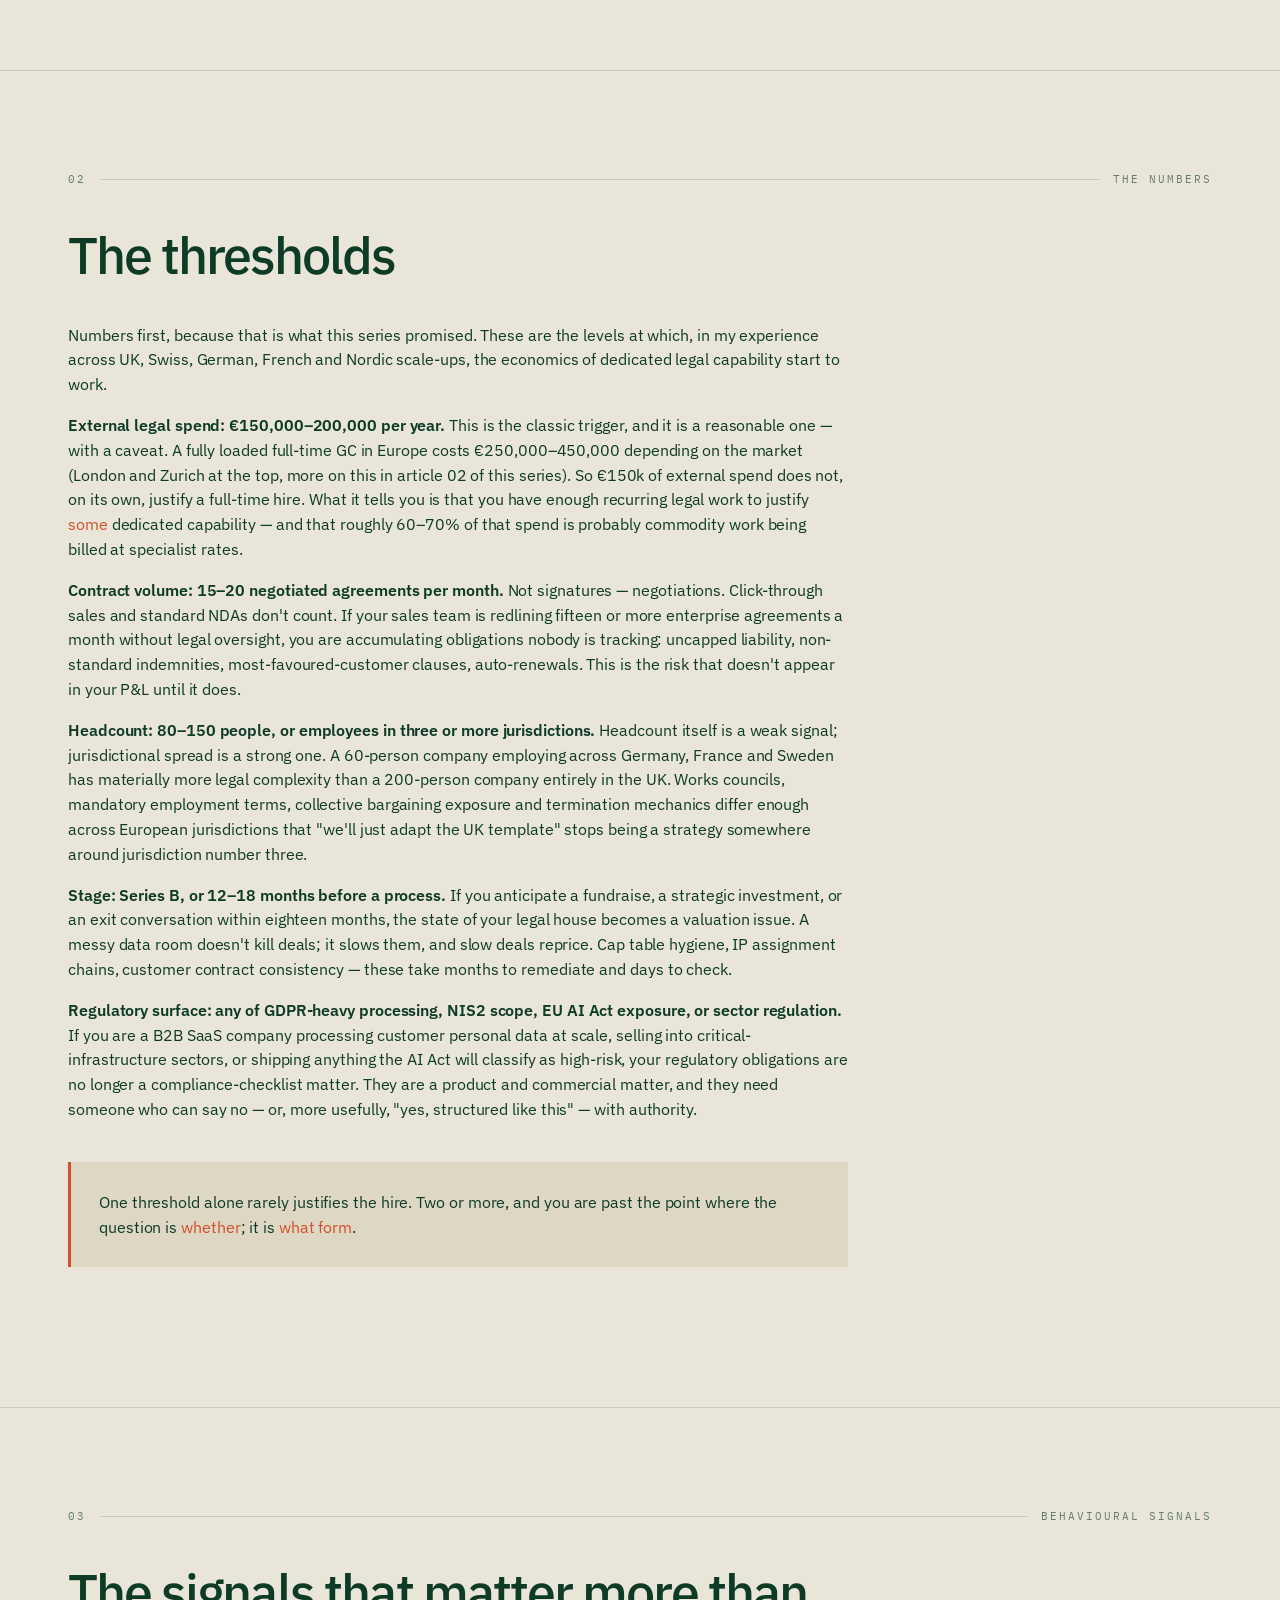
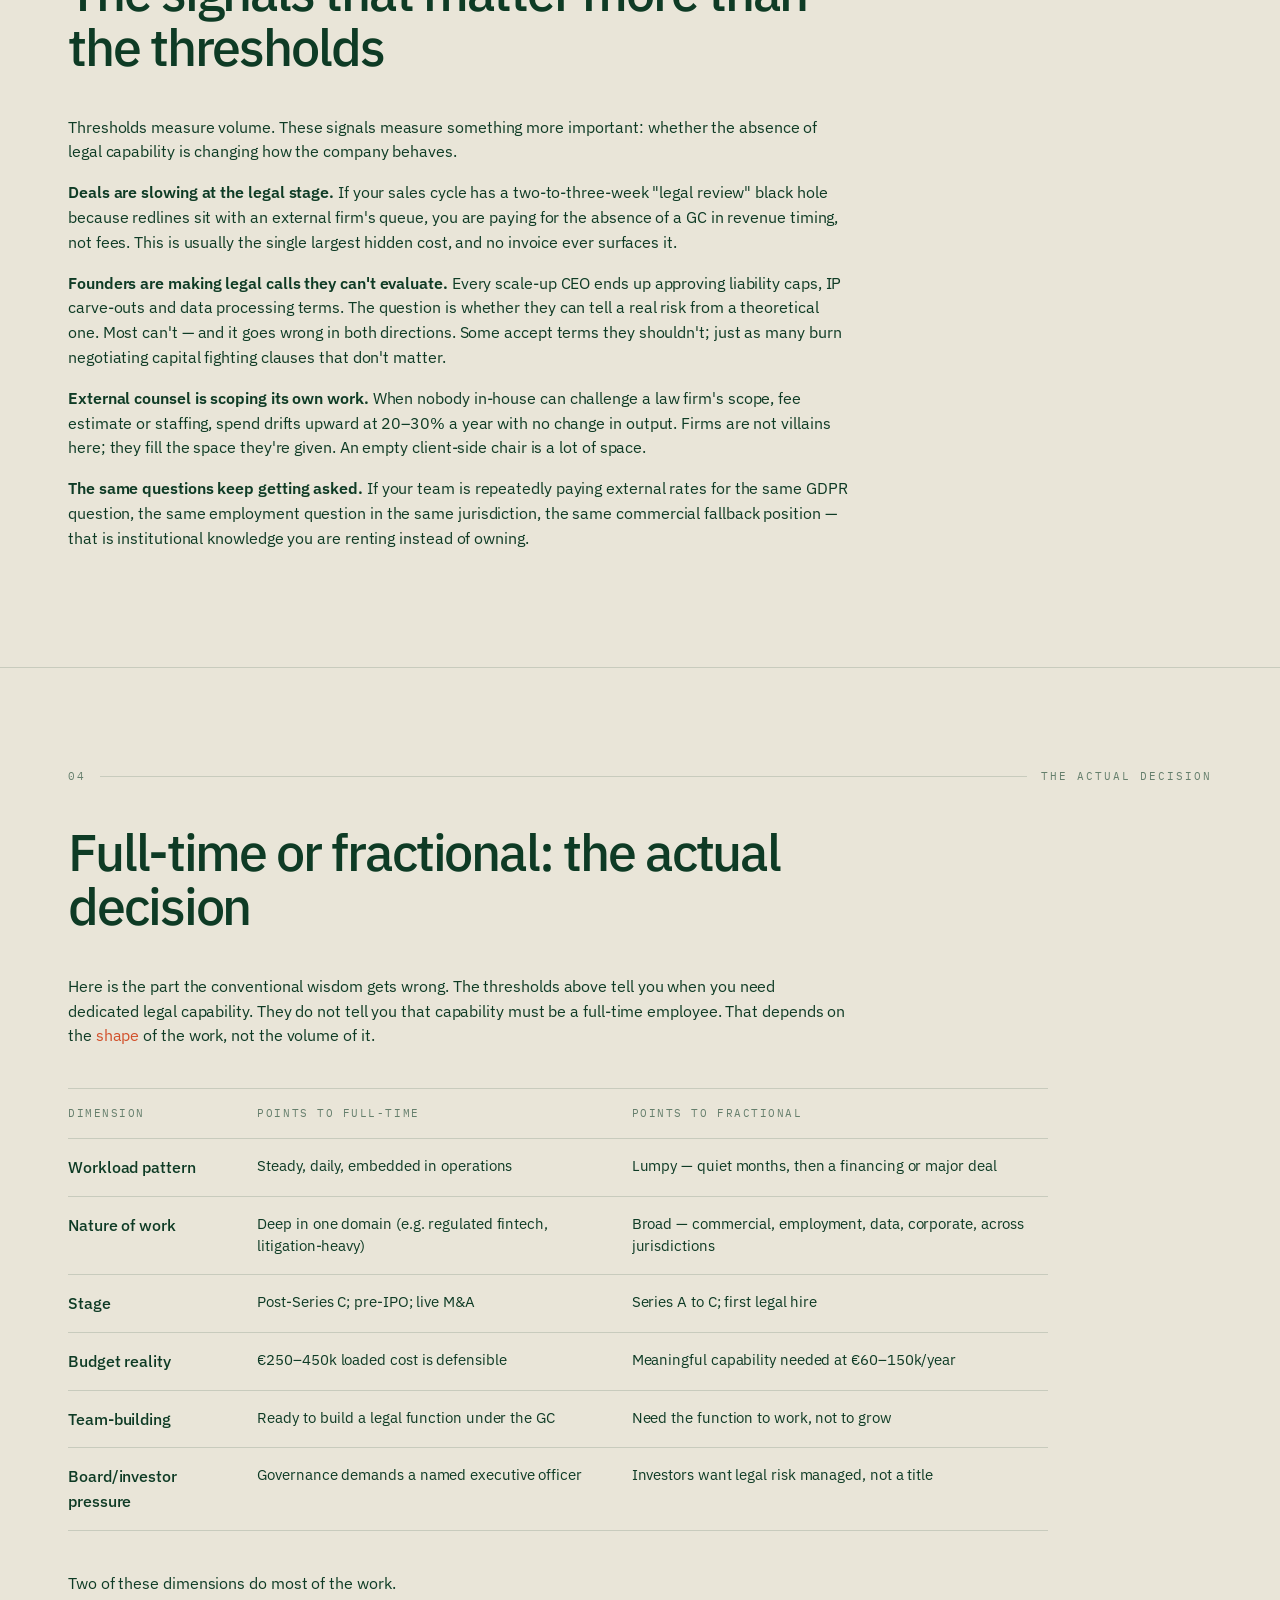
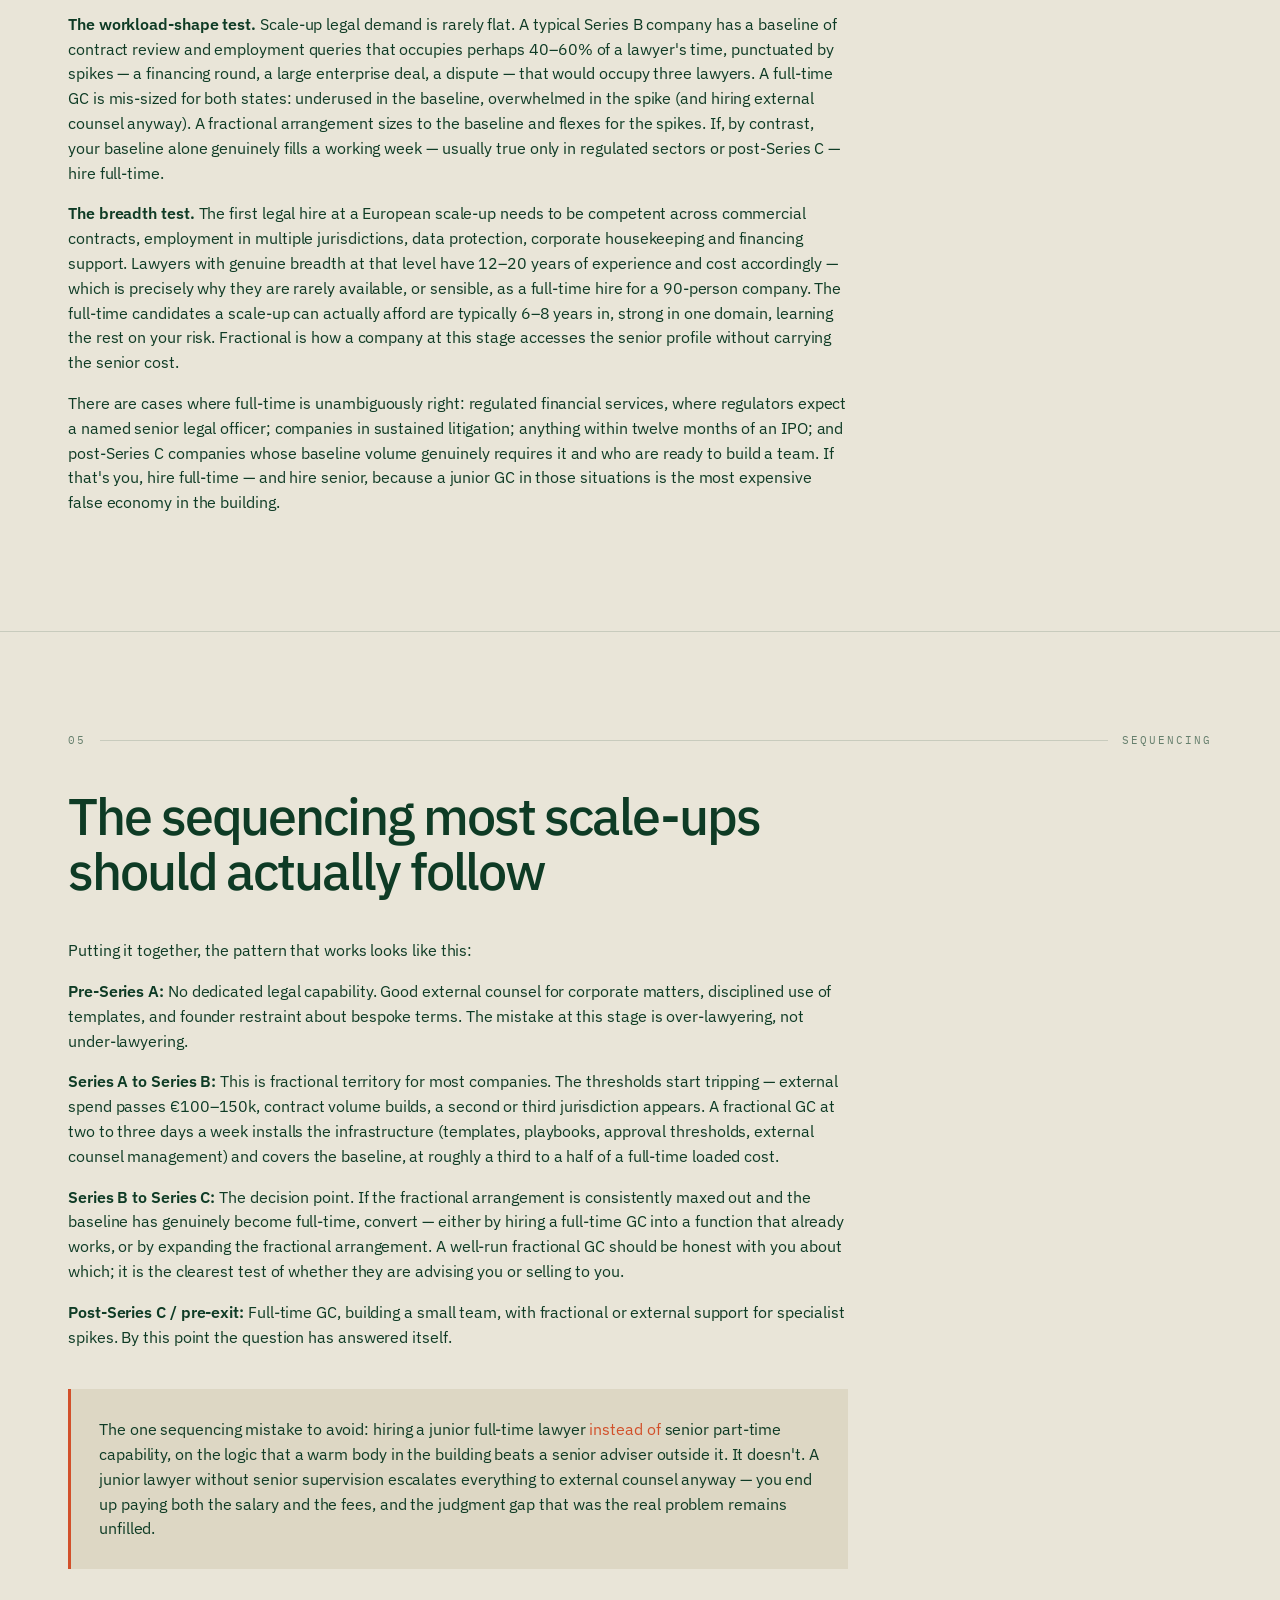
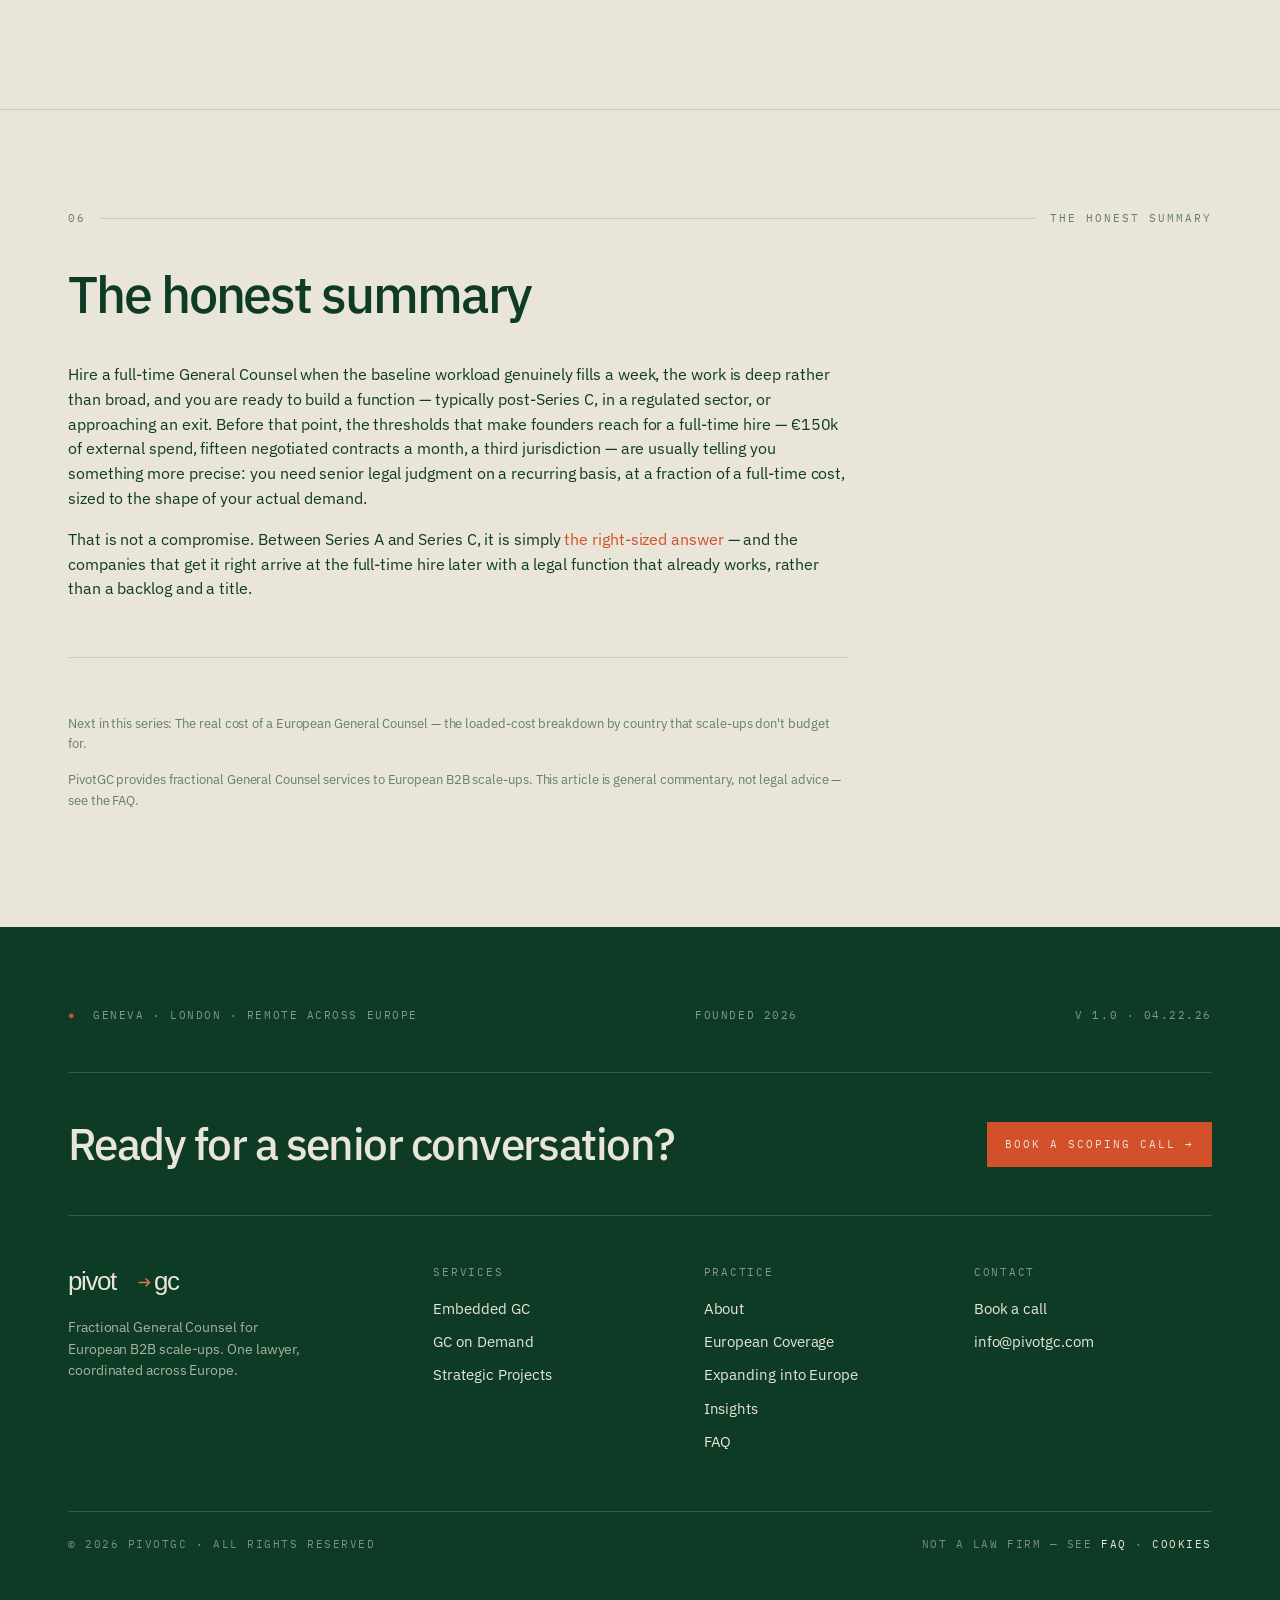
<file: insights/when-to-hire-a-general-counsel/index.html>
<!doctype html>
<html lang="en">
<head>
  <meta charset="utf-8" />
  <meta name="viewport" content="width=device-width, initial-scale=1" />
  <!-- Google tag (gtag.js) -->
  <script async src="https://www.googletagmanager.com/gtag/js?id=AW-18322813077"></script>
  <script>
    window.dataLayer = window.dataLayer || [];
    function gtag(){dataLayer.push(arguments);}
    gtag('consent', 'default', {
      'ad_storage': 'denied',
      'ad_user_data': 'denied',
      'ad_personalization': 'denied',
      'analytics_storage': 'denied'
    });
    gtag('js', new Date());

    gtag('config', 'AW-18322813077');
  </script>
  <script defer src="/assets/js/consent.js"></script>
  <title>When should a European scale-up hire a General Counsel? | PivotGC</title>
  <meta name="description" content="A decision framework for European scale-ups: the thresholds and signals that justify a General Counsel, and when a fractional GC is the better fit than a full-time hire." />
  <link rel="canonical" href="https://pivotgc.com/insights/when-to-hire-a-general-counsel/" />
  <meta property="og:title" content="When should a European scale-up hire a General Counsel? | PivotGC" />
  <meta property="og:description" content="A decision framework for European scale-ups: the thresholds and signals that justify a General Counsel, and when a fractional GC is the better fit than a full-time hire." />
  <meta property="og:type" content="article" />
  <meta property="og:url" content="https://pivotgc.com/insights/when-to-hire-a-general-counsel/" />
  <meta property="og:site_name" content="PivotGC" />
  <meta property="og:image" content="https://pivotgc.com/assets/brand/pivotgc-og.png" />
  <meta property="og:image:width" content="1200" />
  <meta property="og:image:height" content="630" />
  <meta property="og:image:alt" content="PivotGC — Fractional General Counsel for European scale-ups" />
  <meta property="article:published_time" content="2026-07-14" />
  <meta property="article:section" content="Insights" />
  <meta name="twitter:card" content="summary_large_image" />
  <meta name="twitter:image" content="https://pivotgc.com/assets/brand/pivotgc-og.png" />
  <link rel="icon" href="/assets/brand/pivotgc-favicon.svg" type="image/svg+xml" />
  <link rel="apple-touch-icon" href="/assets/brand/pivotgc-appicon.svg" />
  <link rel="preconnect" href="https://fonts.googleapis.com" />
  <link rel="preconnect" href="https://fonts.gstatic.com" crossorigin />
  <link rel="stylesheet" href="https://fonts.googleapis.com/css2?family=IBM+Plex+Sans:wght@300;400;500;600;700&family=IBM+Plex+Mono:wght@300;400;500;600&display=swap" />
  <link rel="stylesheet" href="/assets/tokens/pivotgc-tokens.css" />
  <link rel="stylesheet" href="/assets/css/style.css" />
  <script type="application/ld+json">
  {
    "@context": "https://schema.org",
    "@type": "Article",
    "headline": "When should a European scale-up hire a General Counsel?",
    "description": "A decision framework for European scale-ups: the thresholds and signals that justify a General Counsel, and when a fractional GC is the better fit than a full-time hire.",
    "url": "https://pivotgc.com/insights/when-to-hire-a-general-counsel/",
    "mainEntityOfPage": "https://pivotgc.com/insights/when-to-hire-a-general-counsel/",
    "datePublished": "2026-07-14",
    "dateModified": "2026-07-14",
    "image": "https://pivotgc.com/assets/brand/pivotgc-og.png",
    "author": { "@id": "https://pivotgc.com/#organization" },
    "publisher": { "@id": "https://pivotgc.com/#organization" },
    "isPartOf": { "@id": "https://pivotgc.com/#website" },
    "inLanguage": "en"
  }
  </script>
  <script type="application/ld+json">
  {
    "@context": "https://schema.org",
    "@type": "BreadcrumbList",
    "itemListElement": [
      { "@type": "ListItem", "position": 1, "name": "Home", "item": "https://pivotgc.com/" },
      { "@type": "ListItem", "position": 2, "name": "Insights", "item": "https://pivotgc.com/insights/" },
      { "@type": "ListItem", "position": 3, "name": "When should a European scale-up hire a General Counsel?", "item": "https://pivotgc.com/insights/when-to-hire-a-general-counsel/" }
    ]
  }
  </script>
</head>
<body>

<div class="topbar">
  <div class="topbar-inner">
    <a href="/" class="brand-id" aria-label="PivotGC home">
      <img class="wordmark" src="/assets/brand/pivotgc-primary-transparent.svg" alt="PivotGC" />
    </a>
    <nav class="nav-mono" aria-label="Primary">
      <a href="/services/embedded-gc/">Embedded</a>
      <a href="/services/gc-on-demand/">On Demand</a>
      <a href="/services/projects/">Projects</a>
      <a href="/europe/">Europe</a>
      <a href="/about/">About</a>
      <a href="/insights/" aria-current="page">Insights</a>
      <a href="/faq/">FAQ</a>
      <a class="cta" href="/contact/">Start a conversation →</a>
    </nav>
  </div>
</div>

<main>

<article>

<section class="hero no-border">
  <div class="wrap">
    <div class="meta">
      <div><a href="/insights/">Insights</a> · Launch series 01 / 06</div>
      <div>Published 07.2026</div>
      <div>9 min read</div>
    </div>
    <h1>When should a European scale-up hire a <em>General Counsel?</em></h1>
    <p class="lede">A decision framework — thresholds, signals, and when a fractional GC is the better fit than a full-time hire.</p>
  </div>
</section>

<section class="no-border" style="padding-top:0">
  <div class="wrap">
    <div style="max-width:780px">
      <p>Most European scale-ups ask this question about eighteen months too late, and then answer it wrong. Too late, because by the time the question surfaces, the founders have already spent a year acting as unqualified in-house counsel — negotiating enterprise MSAs from a template they don't fully understand, approving DPAs by pattern-matching, and paying external firms partner rates for work a mid-level in-house lawyer would handle in an afternoon. Answered wrong, because the default answer is binary: hire a full-time GC, or keep muddling through. There is a third option, and for most companies between Series A and Series C it is the correct one. But we'll get to that. First, the framework.</p>
    </div>
  </div>
</section>

<section>
  <div class="wrap">
    <div class="kicker"><span>01</span><span class="line"></span><span>Three questions</span></div>
    <h2>The question behind the question</h2>
    <div style="max-width:780px">
      <p>"Should we hire a GC?" is really three separate questions, and they have different answers:</p>
      <p><strong>Is there enough legal work?</strong> This is a volume question, and it is the easiest to measure. Most founders dramatically overestimate how much of their legal work requires a lawyer at all, and underestimate how much of it is currently being done badly by non-lawyers.</p>
      <p><strong>Is the legal work costing us more than a lawyer would?</strong> This is an economics question. The cost of not having in-house capability shows up in three places: external counsel invoices, deal velocity, and risk that hasn't crystallised yet. Only the first appears in your P&amp;L.</p>
      <p><strong>Does the legal work need to sit inside the company?</strong> This is the question almost nobody asks, and it is the one that separates the full-time hire from the fractional arrangement.</p>
      <p>Answer all three honestly and the decision usually makes itself.</p>
    </div>
  </div>
</section>

<section>
  <div class="wrap">
    <div class="kicker"><span>02</span><span class="line"></span><span>The numbers</span></div>
    <h2>The thresholds</h2>
    <div style="max-width:780px">
      <p>Numbers first, because that is what this series promised. These are the levels at which, in my experience across UK, Swiss, German, French and Nordic scale-ups, the economics of dedicated legal capability start to work.</p>
      <p><strong>External legal spend: €150,000–200,000 per year.</strong> This is the classic trigger, and it is a reasonable one — with a caveat. A fully loaded full-time GC in Europe costs €250,000–450,000 depending on the market (London and Zurich at the top, more on this in article 02 of this series). So €150k of external spend does not, on its own, justify a full-time hire. What it tells you is that you have enough recurring legal work to justify <em>some</em> dedicated capability — and that roughly 60–70% of that spend is probably commodity work being billed at specialist rates.</p>
      <p><strong>Contract volume: 15–20 negotiated agreements per month.</strong> Not signatures — negotiations. Click-through sales and standard NDAs don't count. If your sales team is redlining fifteen or more enterprise agreements a month without legal oversight, you are accumulating obligations nobody is tracking: uncapped liability, non-standard indemnities, most-favoured-customer clauses, auto-renewals. This is the risk that doesn't appear in your P&amp;L until it does.</p>
      <p><strong>Headcount: 80–150 people, or employees in three or more jurisdictions.</strong> Headcount itself is a weak signal; jurisdictional spread is a strong one. A 60-person company employing across Germany, France and Sweden has materially more legal complexity than a 200-person company entirely in the UK. Works councils, mandatory employment terms, collective bargaining exposure and termination mechanics differ enough across European jurisdictions that "we'll just adapt the UK template" stops being a strategy somewhere around jurisdiction number three.</p>
      <p><strong>Stage: Series B, or 12–18 months before a process.</strong> If you anticipate a fundraise, a strategic investment, or an exit conversation within eighteen months, the state of your legal house becomes a valuation issue. A messy data room doesn't kill deals; it slows them, and slow deals reprice. Cap table hygiene, IP assignment chains, customer contract consistency — these take months to remediate and days to check.</p>
      <p><strong>Regulatory surface: any of GDPR-heavy processing, NIS2 scope, EU AI Act exposure, or sector regulation.</strong> If you are a B2B SaaS company processing customer personal data at scale, selling into critical-infrastructure sectors, or shipping anything the AI Act will classify as high-risk, your regulatory obligations are no longer a compliance-checklist matter. They are a product and commercial matter, and they need someone who can say no — or, more usefully, "yes, structured like this" — with authority.</p>
      <div class="callout">
        <p>One threshold alone rarely justifies the hire. Two or more, and you are past the point where the question is <em>whether</em>; it is <em>what form</em>.</p>
      </div>
    </div>
  </div>
</section>

<section>
  <div class="wrap">
    <div class="kicker"><span>03</span><span class="line"></span><span>Behavioural signals</span></div>
    <h2>The signals that matter more than the thresholds</h2>
    <div style="max-width:780px">
      <p>Thresholds measure volume. These signals measure something more important: whether the absence of legal capability is changing how the company behaves.</p>
      <p><strong>Deals are slowing at the legal stage.</strong> If your sales cycle has a two-to-three-week "legal review" black hole because redlines sit with an external firm's queue, you are paying for the absence of a GC in revenue timing, not fees. This is usually the single largest hidden cost, and no invoice ever surfaces it.</p>
      <p><strong>Founders are making legal calls they can't evaluate.</strong> Every scale-up CEO ends up approving liability caps, IP carve-outs and data processing terms. The question is whether they can tell a real risk from a theoretical one. Most can't — and it goes wrong in both directions. Some accept terms they shouldn't; just as many burn negotiating capital fighting clauses that don't matter.</p>
      <p><strong>External counsel is scoping its own work.</strong> When nobody in-house can challenge a law firm's scope, fee estimate or staffing, spend drifts upward at 20–30% a year with no change in output. Firms are not villains here; they fill the space they're given. An empty client-side chair is a lot of space.</p>
      <p><strong>The same questions keep getting asked.</strong> If your team is repeatedly paying external rates for the same GDPR question, the same employment question in the same jurisdiction, the same commercial fallback position — that is institutional knowledge you are renting instead of owning.</p>
    </div>
  </div>
</section>

<section>
  <div class="wrap">
    <div class="kicker"><span>04</span><span class="line"></span><span>The actual decision</span></div>
    <h2>Full-time or fractional: the actual decision</h2>
    <div style="max-width:780px">
      <p>Here is the part the conventional wisdom gets wrong. The thresholds above tell you when you need dedicated legal capability. They do not tell you that capability must be a full-time employee. That depends on the <em>shape</em> of the work, not the volume of it.</p>
    </div>

    <div style="overflow-x:auto;margin:40px 0;max-width:980px">
      <table style="width:100%;border-collapse:collapse;border-top:1px solid var(--pgc-rule)">
        <thead>
          <tr>
            <th style="text-align:left;padding:16px 24px 16px 0;border-bottom:1px solid var(--pgc-rule);font-family:var(--pgc-font-mono);font-size:11px;letter-spacing:0.14em;text-transform:uppercase;color:var(--pgc-muted);font-weight:var(--pgc-weight-regular)">Dimension</th>
            <th style="text-align:left;padding:16px 24px 16px 0;border-bottom:1px solid var(--pgc-rule);font-family:var(--pgc-font-mono);font-size:11px;letter-spacing:0.14em;text-transform:uppercase;color:var(--pgc-muted);font-weight:var(--pgc-weight-regular)">Points to full-time</th>
            <th style="text-align:left;padding:16px 0;border-bottom:1px solid var(--pgc-rule);font-family:var(--pgc-font-mono);font-size:11px;letter-spacing:0.14em;text-transform:uppercase;color:var(--pgc-muted);font-weight:var(--pgc-weight-regular)">Points to fractional</th>
          </tr>
        </thead>
        <tbody>
          <tr>
            <td style="padding:16px 24px 16px 0;border-bottom:1px solid var(--pgc-rule);vertical-align:top;font-weight:var(--pgc-weight-medium)">Workload pattern</td>
            <td style="padding:16px 24px 16px 0;border-bottom:1px solid var(--pgc-rule);vertical-align:top;font-size:15px;line-height:1.5">Steady, daily, embedded in operations</td>
            <td style="padding:16px 0;border-bottom:1px solid var(--pgc-rule);vertical-align:top;font-size:15px;line-height:1.5">Lumpy — quiet months, then a financing or major deal</td>
          </tr>
          <tr>
            <td style="padding:16px 24px 16px 0;border-bottom:1px solid var(--pgc-rule);vertical-align:top;font-weight:var(--pgc-weight-medium)">Nature of work</td>
            <td style="padding:16px 24px 16px 0;border-bottom:1px solid var(--pgc-rule);vertical-align:top;font-size:15px;line-height:1.5">Deep in one domain (e.g. regulated fintech, litigation-heavy)</td>
            <td style="padding:16px 0;border-bottom:1px solid var(--pgc-rule);vertical-align:top;font-size:15px;line-height:1.5">Broad — commercial, employment, data, corporate, across jurisdictions</td>
          </tr>
          <tr>
            <td style="padding:16px 24px 16px 0;border-bottom:1px solid var(--pgc-rule);vertical-align:top;font-weight:var(--pgc-weight-medium)">Stage</td>
            <td style="padding:16px 24px 16px 0;border-bottom:1px solid var(--pgc-rule);vertical-align:top;font-size:15px;line-height:1.5">Post-Series C; pre-IPO; live M&amp;A</td>
            <td style="padding:16px 0;border-bottom:1px solid var(--pgc-rule);vertical-align:top;font-size:15px;line-height:1.5">Series A to C; first legal hire</td>
          </tr>
          <tr>
            <td style="padding:16px 24px 16px 0;border-bottom:1px solid var(--pgc-rule);vertical-align:top;font-weight:var(--pgc-weight-medium)">Budget reality</td>
            <td style="padding:16px 24px 16px 0;border-bottom:1px solid var(--pgc-rule);vertical-align:top;font-size:15px;line-height:1.5">€250–450k loaded cost is defensible</td>
            <td style="padding:16px 0;border-bottom:1px solid var(--pgc-rule);vertical-align:top;font-size:15px;line-height:1.5">Meaningful capability needed at €60–150k/year</td>
          </tr>
          <tr>
            <td style="padding:16px 24px 16px 0;border-bottom:1px solid var(--pgc-rule);vertical-align:top;font-weight:var(--pgc-weight-medium)">Team-building</td>
            <td style="padding:16px 24px 16px 0;border-bottom:1px solid var(--pgc-rule);vertical-align:top;font-size:15px;line-height:1.5">Ready to build a legal function under the GC</td>
            <td style="padding:16px 0;border-bottom:1px solid var(--pgc-rule);vertical-align:top;font-size:15px;line-height:1.5">Need the function to work, not to grow</td>
          </tr>
          <tr>
            <td style="padding:16px 24px 16px 0;border-bottom:1px solid var(--pgc-rule);vertical-align:top;font-weight:var(--pgc-weight-medium)">Board/investor pressure</td>
            <td style="padding:16px 24px 16px 0;border-bottom:1px solid var(--pgc-rule);vertical-align:top;font-size:15px;line-height:1.5">Governance demands a named executive officer</td>
            <td style="padding:16px 0;border-bottom:1px solid var(--pgc-rule);vertical-align:top;font-size:15px;line-height:1.5">Investors want legal risk managed, not a title</td>
          </tr>
        </tbody>
      </table>
    </div>

    <div style="max-width:780px">
      <p>Two of these dimensions do most of the work.</p>
      <p><strong>The workload-shape test.</strong> Scale-up legal demand is rarely flat. A typical Series B company has a baseline of contract review and employment queries that occupies perhaps 40–60% of a lawyer's time, punctuated by spikes — a financing round, a large enterprise deal, a dispute — that would occupy three lawyers. A full-time GC is mis-sized for both states: underused in the baseline, overwhelmed in the spike (and hiring external counsel anyway). A fractional arrangement sizes to the baseline and flexes for the spikes. If, by contrast, your baseline alone genuinely fills a working week — usually true only in regulated sectors or post-Series C — hire full-time.</p>
      <p><strong>The breadth test.</strong> The first legal hire at a European scale-up needs to be competent across commercial contracts, employment in multiple jurisdictions, data protection, corporate housekeeping and financing support. Lawyers with genuine breadth at that level have 12–20 years of experience and cost accordingly — which is precisely why they are rarely available, or sensible, as a full-time hire for a 90-person company. The full-time candidates a scale-up can actually afford are typically 6–8 years in, strong in one domain, learning the rest on your risk. Fractional is how a company at this stage accesses the senior profile without carrying the senior cost.</p>
      <p>There are cases where full-time is unambiguously right: regulated financial services, where regulators expect a named senior legal officer; companies in sustained litigation; anything within twelve months of an IPO; and post-Series C companies whose baseline volume genuinely requires it and who are ready to build a team. If that's you, hire full-time — and hire senior, because a junior GC in those situations is the most expensive false economy in the building.</p>
    </div>
  </div>
</section>

<section>
  <div class="wrap">
    <div class="kicker"><span>05</span><span class="line"></span><span>Sequencing</span></div>
    <h2>The sequencing most scale-ups should actually follow</h2>
    <div style="max-width:780px">
      <p>Putting it together, the pattern that works looks like this:</p>
      <p><strong>Pre-Series A:</strong> No dedicated legal capability. Good external counsel for corporate matters, disciplined use of templates, and founder restraint about bespoke terms. The mistake at this stage is over-lawyering, not under-lawyering.</p>
      <p><strong>Series A to Series B:</strong> This is fractional territory for most companies. The thresholds start tripping — external spend passes €100–150k, contract volume builds, a second or third jurisdiction appears. A fractional GC at two to three days a week installs the infrastructure (templates, playbooks, approval thresholds, external counsel management) and covers the baseline, at roughly a third to a half of a full-time loaded cost.</p>
      <p><strong>Series B to Series C:</strong> The decision point. If the fractional arrangement is consistently maxed out and the baseline has genuinely become full-time, convert — either by hiring a full-time GC into a function that already works, or by expanding the fractional arrangement. A well-run fractional GC should be honest with you about which; it is the clearest test of whether they are advising you or selling to you.</p>
      <p><strong>Post-Series C / pre-exit:</strong> Full-time GC, building a small team, with fractional or external support for specialist spikes. By this point the question has answered itself.</p>
      <div class="callout">
        <p>The one sequencing mistake to avoid: hiring a junior full-time lawyer <em>instead of</em> senior part-time capability, on the logic that a warm body in the building beats a senior adviser outside it. It doesn't. A junior lawyer without senior supervision escalates everything to external counsel anyway — you end up paying both the salary and the fees, and the judgment gap that was the real problem remains unfilled.</p>
      </div>
    </div>
  </div>
</section>

<section>
  <div class="wrap">
    <div class="kicker"><span>06</span><span class="line"></span><span>The honest summary</span></div>
    <h2>The honest summary</h2>
    <div style="max-width:780px">
      <p>Hire a full-time General Counsel when the baseline workload genuinely fills a week, the work is deep rather than broad, and you are ready to build a function — typically post-Series C, in a regulated sector, or approaching an exit. Before that point, the thresholds that make founders reach for a full-time hire — €150k of external spend, fifteen negotiated contracts a month, a third jurisdiction — are usually telling you something more precise: you need senior legal judgment on a recurring basis, at a fraction of a full-time cost, sized to the shape of your actual demand.</p>
      <p>That is not a compromise. Between Series A and Series C, it is simply <em>the right-sized answer</em> — and the companies that get it right arrive at the full-time hire later with a legal function that already works, rather than a backlog and a title.</p>
      <hr class="divider" />
      <p class="small">Next in this series: <a href="/insights/">The real cost of a European General Counsel</a> — the loaded-cost breakdown by country that scale-ups don't budget for.</p>
      <p class="small">PivotGC provides fractional General Counsel services to European B2B scale-ups. This article is general commentary, not legal advice — see the <a href="/faq/">FAQ</a>.</p>
    </div>
  </div>
</section>

</article>

</main>

<footer class="site-footer">
  <div class="wrap">
    <div class="footer-meta">
      <div><span style="color:var(--pgc-signal)">●</span> &nbsp;Geneva · London · remote across Europe</div>
      <div>Founded 2026</div>
      <div>v 1.0 · 04.22.26</div>
    </div>

    <div class="footer-cta">
      <h2>Ready for a senior conversation?</h2>
      <div class="actions">
        <a class="cta" href="/contact/">Book a scoping call →</a>
      </div>
    </div>

    <div class="footer-grid">
      <div>
        <img class="wordmark-rev" src="/assets/brand/pivotgc-reversed-transparent.svg" alt="PivotGC" />
        <p class="blurb">Fractional General Counsel for European B2B scale-ups. One lawyer, coordinated across Europe.</p>
      </div>
      <div>
        <h4>Services</h4>
        <ul>
          <li><a href="/services/embedded-gc/">Embedded GC</a></li>
          <li><a href="/services/gc-on-demand/">GC on Demand</a></li>
          <li><a href="/services/projects/">Strategic Projects</a></li>
        </ul>
      </div>
      <div>
        <h4>Practice</h4>
        <ul>
          <li><a href="/about/">About</a></li>
          <li><a href="/europe/">European Coverage</a></li>
          <li><a href="/europe/expanding-into-europe/">Expanding into Europe</a></li>
          <li><a href="/insights/">Insights</a></li>
          <li><a href="/faq/">FAQ</a></li>
        </ul>
      </div>
      <div>
        <h4>Contact</h4>
        <ul>
          <li><a href="/contact/">Book a call</a></li>
          <li><a href="mailto:info@pivotgc.com">info@pivotgc.com</a></li>
        </ul>
      </div>
    </div>

    <div class="footer-bottom">
      <div>© 2026 PivotGC · All rights reserved</div>
      <div>Not a law firm — see <a href="/faq/">FAQ</a> · <a href="/cookies/">Cookies</a></div>
    </div>
  </div>
</footer>

</body>
</html>
</file>
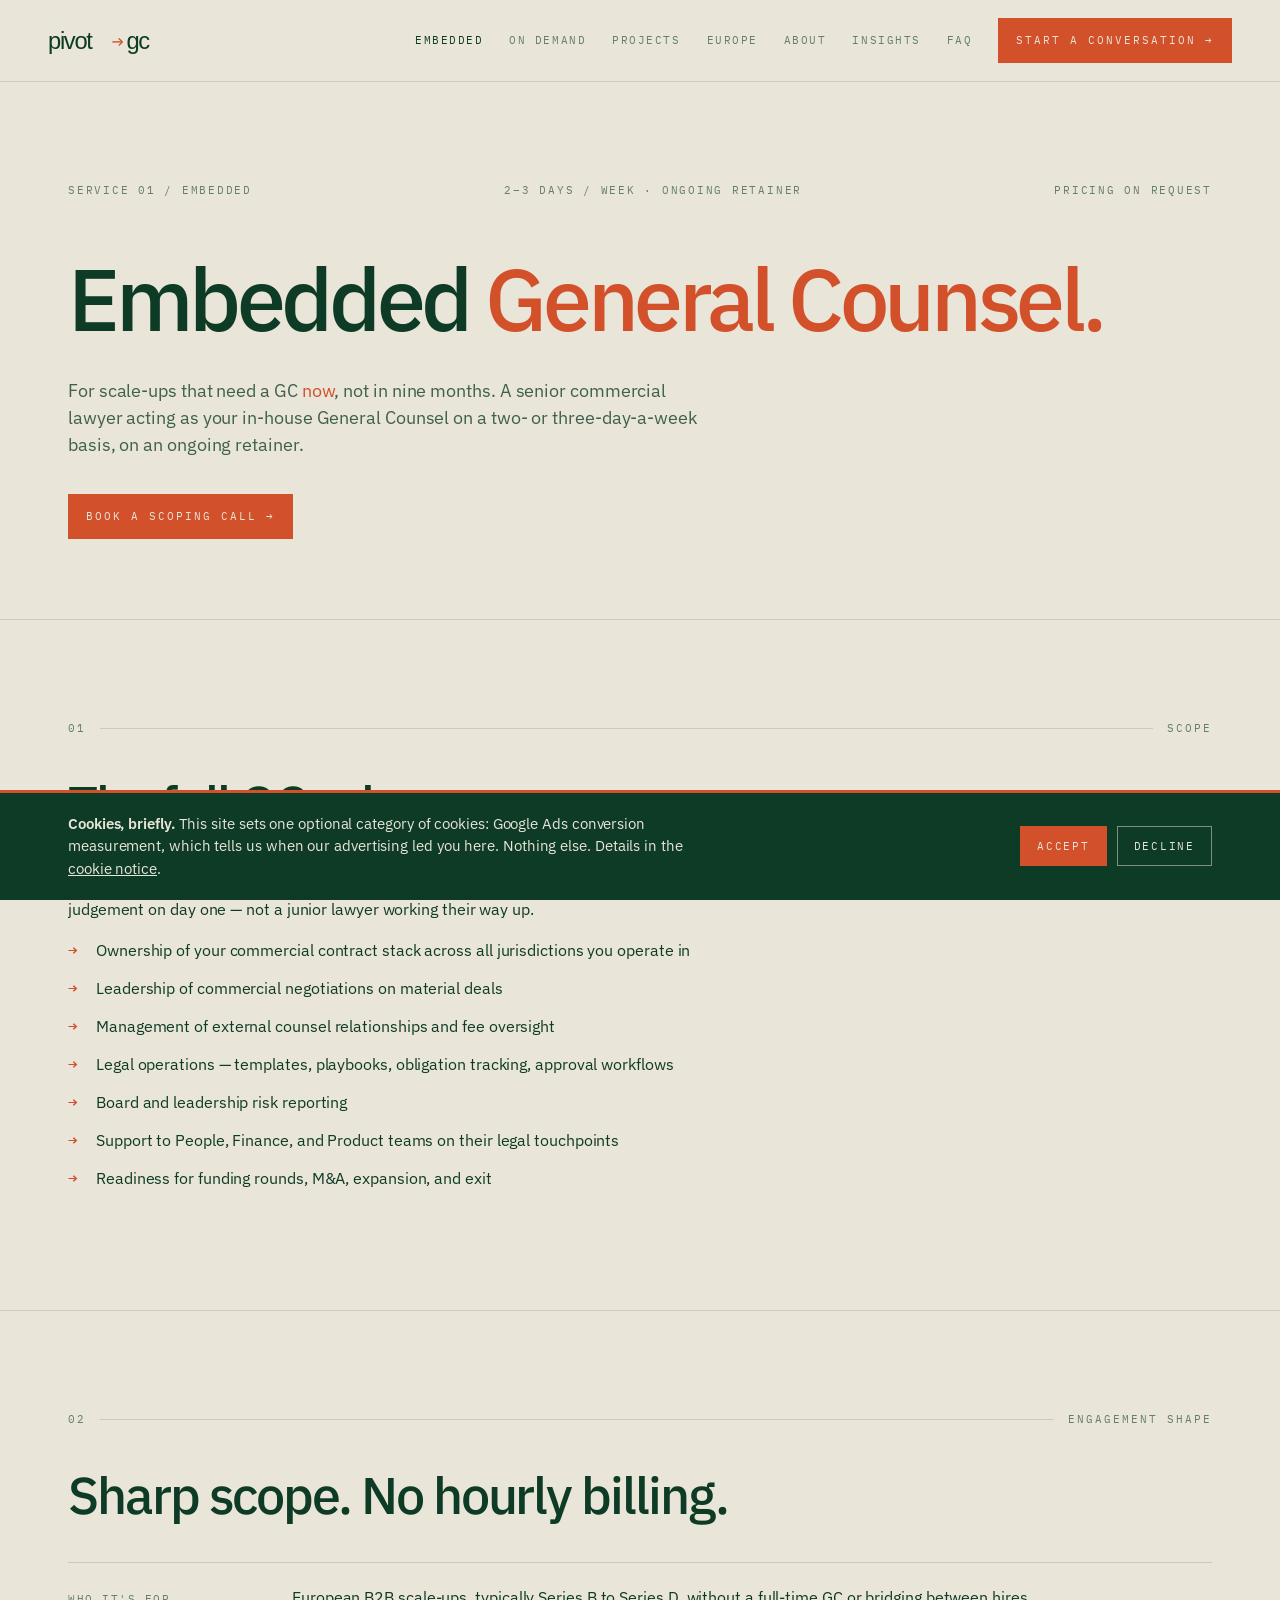
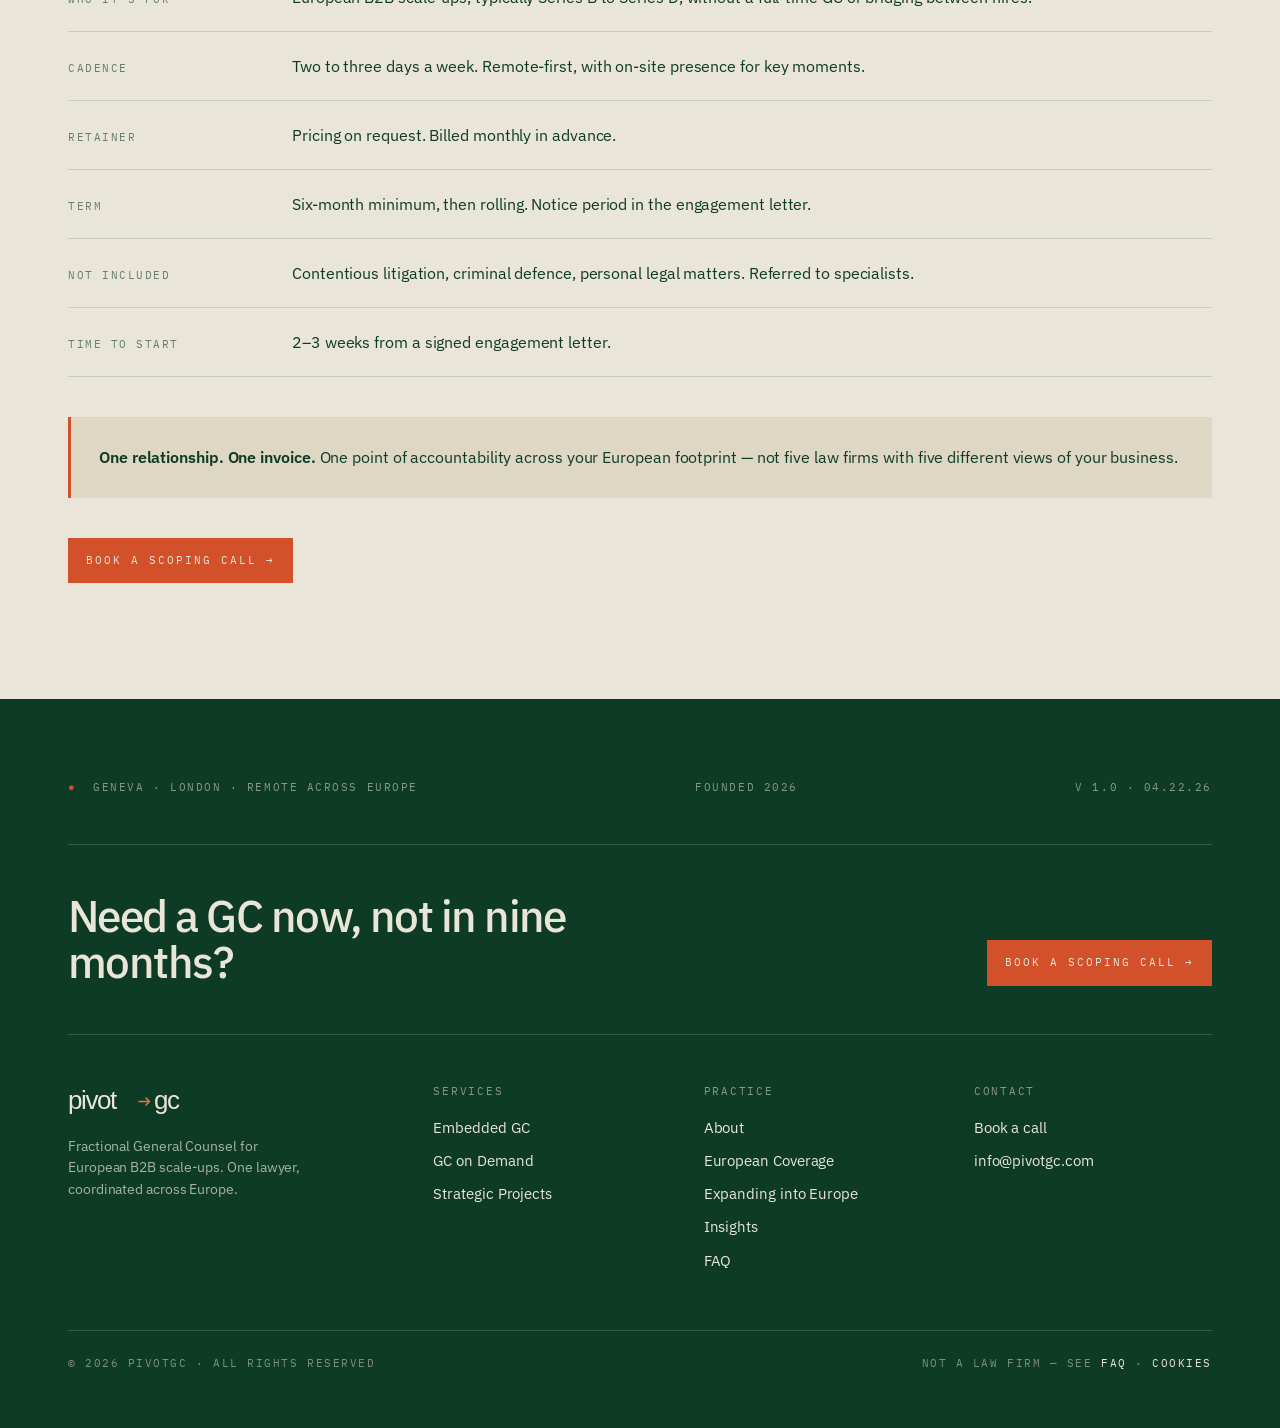
<file: services/embedded-gc/index.html>
<!doctype html>
<html lang="en">
<head>
  <meta charset="utf-8" />
  <meta name="viewport" content="width=device-width, initial-scale=1" />
  <!-- Google tag (gtag.js) -->
  <script async src="https://www.googletagmanager.com/gtag/js?id=AW-18322813077"></script>
  <script>
    window.dataLayer = window.dataLayer || [];
    function gtag(){dataLayer.push(arguments);}
    gtag('consent', 'default', {
      'ad_storage': 'denied',
      'ad_user_data': 'denied',
      'ad_personalization': 'denied',
      'analytics_storage': 'denied'
    });
    gtag('js', new Date());

    gtag('config', 'AW-18322813077');
  </script>
  <script defer src="/assets/js/consent.js"></script>
  <title>Embedded General Counsel | Fractional GC for Scale-ups | PivotGC</title>
  <meta name="description" content="Embedded fractional General Counsel for European scale-ups. 2–3 days a week, retainer-based, no hourly billing. Full ownership of your legal function." />
  <link rel="canonical" href="https://pivotgc.com/services/embedded-gc/" />
  <meta property="og:title" content="Embedded General Counsel | PivotGC" />
  <meta property="og:description" content="Embedded fractional General Counsel for European scale-ups. 2–3 days a week, retainer-based, no hourly billing. Full ownership of your legal function." />
  <meta property="og:type" content="website" />
  <meta property="og:url" content="https://pivotgc.com/services/embedded-gc/" />
  <meta property="og:site_name" content="PivotGC" />
  <meta property="og:image" content="https://pivotgc.com/assets/brand/pivotgc-og.png" />
  <meta property="og:image:width" content="1200" />
  <meta property="og:image:height" content="630" />
  <meta property="og:image:alt" content="PivotGC — Fractional General Counsel for European scale-ups" />
  <meta name="twitter:card" content="summary_large_image" />
  <meta name="twitter:image" content="https://pivotgc.com/assets/brand/pivotgc-og.png" />
  <link rel="icon" href="/assets/brand/pivotgc-favicon.svg" type="image/svg+xml" />
  <link rel="apple-touch-icon" href="/assets/brand/pivotgc-appicon.svg" />
  <link rel="preconnect" href="https://fonts.googleapis.com" />
  <link rel="preconnect" href="https://fonts.gstatic.com" crossorigin />
  <link rel="stylesheet" href="https://fonts.googleapis.com/css2?family=IBM+Plex+Sans:wght@300;400;500;600;700&family=IBM+Plex+Mono:wght@300;400;500;600&display=swap" />
  <link rel="stylesheet" href="/assets/tokens/pivotgc-tokens.css" />
  <link rel="stylesheet" href="/assets/css/style.css" />
  <script type="application/ld+json">
  {
    "@context": "https://schema.org",
    "@type": "Service",
    "serviceType": "Fractional General Counsel",
    "name": "Embedded General Counsel",
    "provider": { "@id": "https://pivotgc.com/#organization" },
    "areaServed": "Europe",
    "description": "Embedded fractional General Counsel engagement for European B2B scale-ups. Two to three days a week, retainer-based, full ownership of the legal function.",
    "offers": {
      "@type": "Offer",
      "priceCurrency": "EUR",
      "priceSpecification": {
        "@type": "PriceSpecification",
        "description": "Monthly retainer. Pricing on request."
      }
    }
  }
  </script>
  <script type="application/ld+json">
  {
    "@context": "https://schema.org",
    "@type": "BreadcrumbList",
    "itemListElement": [
      { "@type": "ListItem", "position": 1, "name": "Home", "item": "https://pivotgc.com/" },
      { "@type": "ListItem", "position": 2, "name": "Embedded General Counsel", "item": "https://pivotgc.com/services/embedded-gc/" }
    ]
  }
  </script>
</head>
<body>

<div class="topbar">
  <div class="topbar-inner">
    <a href="/" class="brand-id" aria-label="PivotGC home">
      <img class="wordmark" src="/assets/brand/pivotgc-primary-transparent.svg" alt="PivotGC" />
    </a>
    <nav class="nav-mono" aria-label="Primary">
      <a href="/services/embedded-gc/" aria-current="page">Embedded</a>
      <a href="/services/gc-on-demand/">On Demand</a>
      <a href="/services/projects/">Projects</a>
      <a href="/europe/">Europe</a>
      <a href="/about/">About</a>
      <a href="/insights/">Insights</a>
      <a href="/faq/">FAQ</a>
      <a class="cta" href="/contact/">Start a conversation →</a>
    </nav>
  </div>
</div>

<main>

<section class="hero no-border">
  <div class="wrap">
    <div class="meta">
      <div>Service 01 / Embedded</div>
      <div>2–3 days / week · ongoing retainer</div>
      <div>Pricing on request</div>
    </div>
    <h1>Embedded <em>General Counsel.</em></h1>
    <p class="lede">For scale-ups that need a GC <em>now</em>, not in nine months. A senior commercial lawyer acting as your in-house General Counsel on a two- or three-day-a-week basis, on an ongoing retainer.</p>
    <div class="hero-actions">
      <a class="cta" href="/contact/">Book a scoping call →</a>
    </div>
  </div>
</section>

<section>
  <div class="wrap">
    <div class="kicker"><span>01</span><span class="line"></span><span>Scope</span></div>
    <h2>The full GC role.</h2>
    <div style="max-width:780px">
      <p>An Embedded General Counsel engagement covers the full scope of a General Counsel role. Senior judgement on day one — not a junior lawyer working their way up.</p>
      <ul class="arrow-list">
        <li>Ownership of your commercial contract stack across all jurisdictions you operate in</li>
        <li>Leadership of commercial negotiations on material deals</li>
        <li>Management of external counsel relationships and fee oversight</li>
        <li>Legal operations — templates, playbooks, obligation tracking, approval workflows</li>
        <li>Board and leadership risk reporting</li>
        <li>Support to People, Finance, and Product teams on their legal touchpoints</li>
        <li>Readiness for funding rounds, M&amp;A, expansion, and exit</li>
      </ul>
    </div>
  </div>
</section>

<section>
  <div class="wrap">
    <div class="kicker"><span>02</span><span class="line"></span><span>Engagement shape</span></div>
    <h2>Sharp scope. No hourly billing.</h2>

    <div class="spec-rows">
      <div class="spec-row">
        <div class="label">Who it's for</div>
        <div class="value">European B2B scale-ups, typically Series B to Series D, without a full-time GC or bridging between hires.</div>
      </div>
      <div class="spec-row">
        <div class="label">Cadence</div>
        <div class="value">Two to three days a week. Remote-first, with on-site presence for key moments.</div>
      </div>
      <div class="spec-row">
        <div class="label">Retainer</div>
        <div class="value">Pricing on request. Billed monthly in advance.</div>
      </div>
      <div class="spec-row">
        <div class="label">Term</div>
        <div class="value">Six-month minimum, then rolling. Notice period in the engagement letter.</div>
      </div>
      <div class="spec-row">
        <div class="label">Not included</div>
        <div class="value">Contentious litigation, criminal defence, personal legal matters. Referred to specialists.</div>
      </div>
      <div class="spec-row">
        <div class="label">Time to start</div>
        <div class="value">2–3 weeks from a signed engagement letter.</div>
      </div>
    </div>

    <div class="callout">
      <p><strong>One relationship. One invoice.</strong> One point of accountability across your European footprint — not five law firms with five different views of your business.</p>
    </div>

    <p style="margin-top:40px"><a class="cta" href="/contact/">Book a scoping call →</a></p>
  </div>
</section>

</main>

<footer class="site-footer">
  <div class="wrap">
    <div class="footer-meta">
      <div><span style="color:var(--pgc-signal)">●</span> &nbsp;Geneva · London · remote across Europe</div>
      <div>Founded 2026</div>
      <div>v 1.0 · 04.22.26</div>
    </div>
    <div class="footer-cta">
      <h2>Need a GC now, not in nine months?</h2>
      <div class="actions">
        <a class="cta" href="/contact/">Book a scoping call →</a>
      </div>
    </div>
    <div class="footer-grid">
      <div>
        <img class="wordmark-rev" src="/assets/brand/pivotgc-reversed-transparent.svg" alt="PivotGC" />
        <p class="blurb">Fractional General Counsel for European B2B scale-ups. One lawyer, coordinated across Europe.</p>
      </div>
      <div>
        <h4>Services</h4>
        <ul>
          <li><a href="/services/embedded-gc/">Embedded GC</a></li>
          <li><a href="/services/gc-on-demand/">GC on Demand</a></li>
          <li><a href="/services/projects/">Strategic Projects</a></li>
        </ul>
      </div>
      <div>
        <h4>Practice</h4>
        <ul>
          <li><a href="/about/">About</a></li>
          <li><a href="/europe/">European Coverage</a></li>
          <li><a href="/europe/expanding-into-europe/">Expanding into Europe</a></li>
          <li><a href="/insights/">Insights</a></li>
          <li><a href="/faq/">FAQ</a></li>
        </ul>
      </div>
      <div>
        <h4>Contact</h4>
        <ul>
          <li><a href="/contact/">Book a call</a></li>
          <li><a href="mailto:info@pivotgc.com">info@pivotgc.com</a></li>
        </ul>
      </div>
    </div>
    <div class="footer-bottom">
      <div>© 2026 PivotGC · All rights reserved</div>
      <div>Not a law firm — see <a href="/faq/">FAQ</a> · <a href="/cookies/">Cookies</a></div>
    </div>
  </div>
</footer>

</body>
</html>
</file>
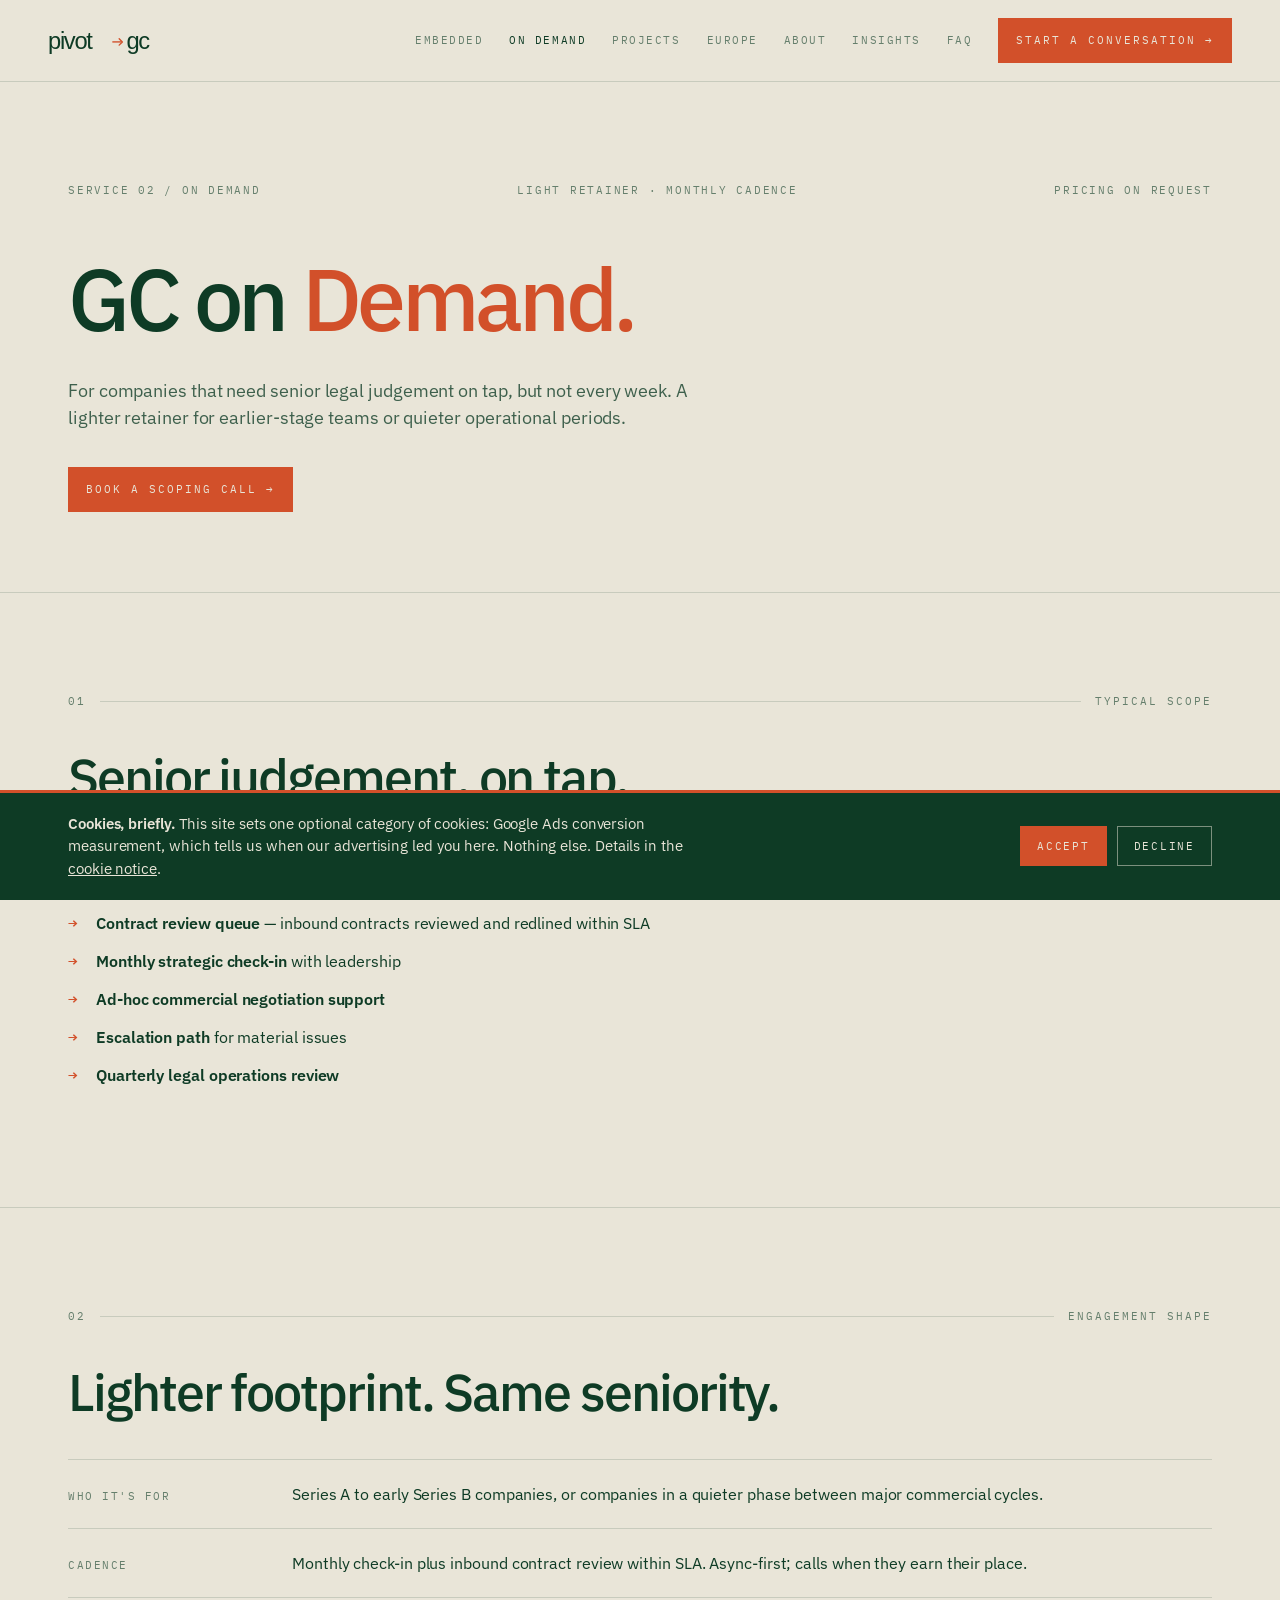
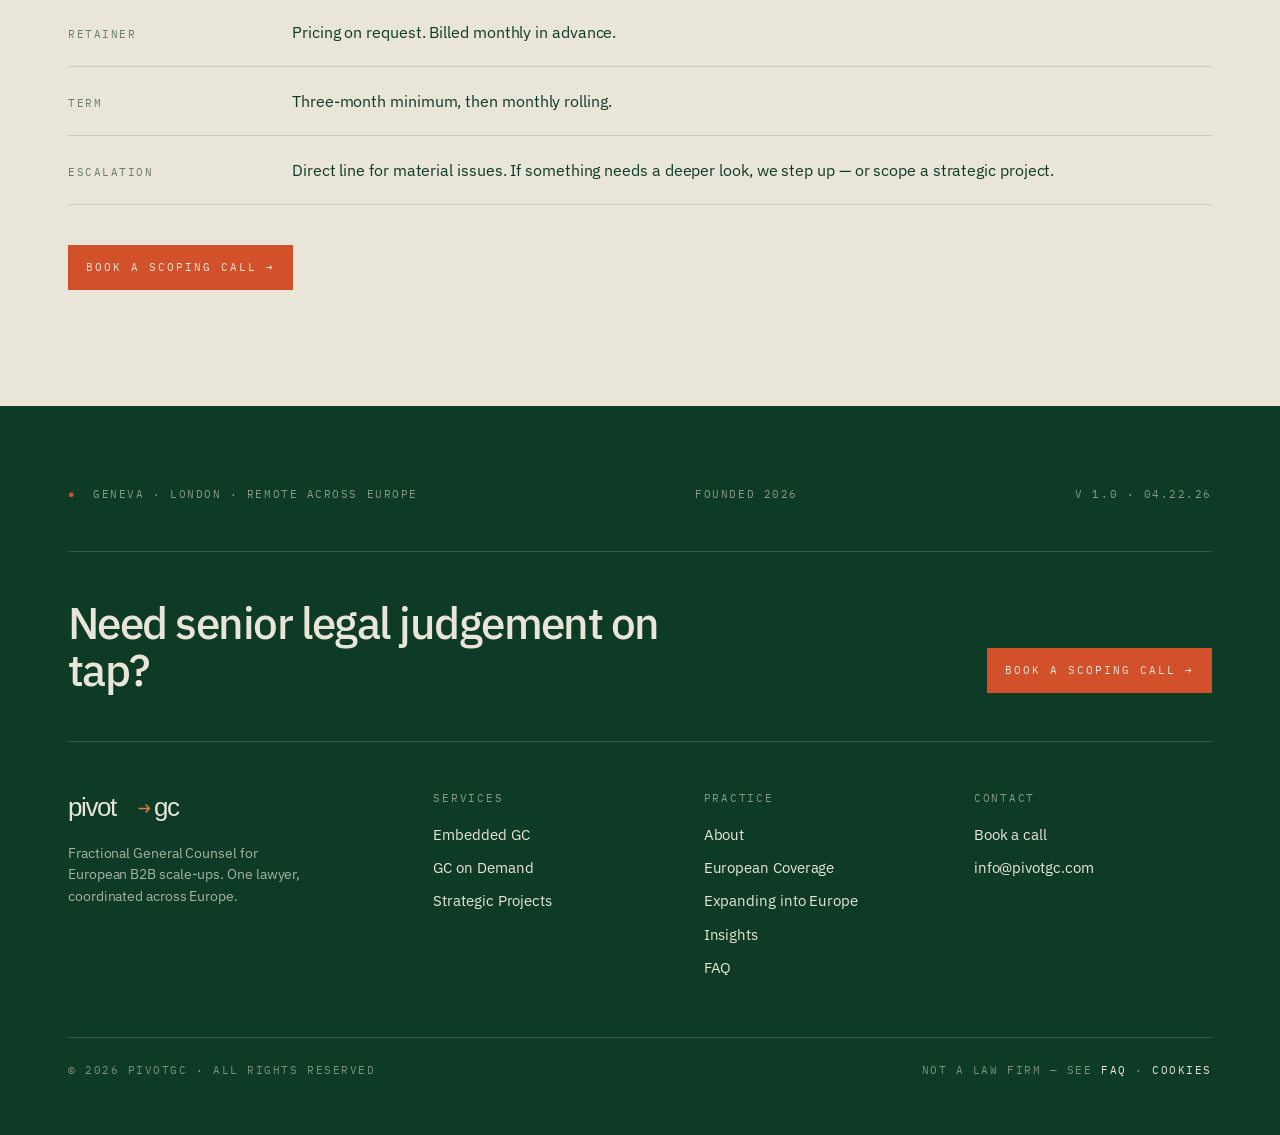
<file: services/gc-on-demand/index.html>
<!doctype html>
<html lang="en">
<head>
  <meta charset="utf-8" />
  <meta name="viewport" content="width=device-width, initial-scale=1" />
  <!-- Google tag (gtag.js) -->
  <script async src="https://www.googletagmanager.com/gtag/js?id=AW-18322813077"></script>
  <script>
    window.dataLayer = window.dataLayer || [];
    function gtag(){dataLayer.push(arguments);}
    gtag('consent', 'default', {
      'ad_storage': 'denied',
      'ad_user_data': 'denied',
      'ad_personalization': 'denied',
      'analytics_storage': 'denied'
    });
    gtag('js', new Date());

    gtag('config', 'AW-18322813077');
  </script>
  <script defer src="/assets/js/consent.js"></script>
  <title>GC on Demand | Part-Time Fractional General Counsel | PivotGC</title>
  <meta name="description" content="Part-time fractional General Counsel for Series A–B European scale-ups. Contract review SLA, monthly cadence, senior judgement on retainer." />
  <link rel="canonical" href="https://pivotgc.com/services/gc-on-demand/" />
  <meta property="og:title" content="GC on Demand | Part-Time Fractional General Counsel | PivotGC" />
  <meta property="og:description" content="Part-time fractional General Counsel for Series A–B European scale-ups. Contract review SLA, monthly cadence, senior judgement on retainer." />
  <meta property="og:type" content="website" />
  <meta property="og:url" content="https://pivotgc.com/services/gc-on-demand/" />
  <meta property="og:site_name" content="PivotGC" />
  <meta property="og:image" content="https://pivotgc.com/assets/brand/pivotgc-og.png" />
  <meta property="og:image:width" content="1200" />
  <meta property="og:image:height" content="630" />
  <meta property="og:image:alt" content="PivotGC — Fractional General Counsel for European scale-ups" />
  <meta name="twitter:card" content="summary_large_image" />
  <meta name="twitter:image" content="https://pivotgc.com/assets/brand/pivotgc-og.png" />
  <link rel="icon" href="/assets/brand/pivotgc-favicon.svg" type="image/svg+xml" />
  <link rel="apple-touch-icon" href="/assets/brand/pivotgc-appicon.svg" />
  <link rel="preconnect" href="https://fonts.googleapis.com" />
  <link rel="preconnect" href="https://fonts.gstatic.com" crossorigin />
  <link rel="stylesheet" href="https://fonts.googleapis.com/css2?family=IBM+Plex+Sans:wght@300;400;500;600;700&family=IBM+Plex+Mono:wght@300;400;500;600&display=swap" />
  <link rel="stylesheet" href="/assets/tokens/pivotgc-tokens.css" />
  <link rel="stylesheet" href="/assets/css/style.css" />
  <script type="application/ld+json">
  {
    "@context": "https://schema.org",
    "@type": "Service",
    "serviceType": "Fractional General Counsel",
    "name": "GC on Demand",
    "provider": { "@id": "https://pivotgc.com/#organization" },
    "areaServed": "Europe",
    "description": "Part-time fractional General Counsel retainer for earlier-stage European scale-ups. Contract review queue, monthly strategic check-ins, and ad-hoc commercial negotiation support.",
    "offers": {
      "@type": "Offer",
      "priceCurrency": "EUR",
      "priceSpecification": {
        "@type": "PriceSpecification",
        "description": "Monthly retainer. Pricing on request."
      }
    }
  }
  </script>
  <script type="application/ld+json">
  {
    "@context": "https://schema.org",
    "@type": "BreadcrumbList",
    "itemListElement": [
      { "@type": "ListItem", "position": 1, "name": "Home", "item": "https://pivotgc.com/" },
      { "@type": "ListItem", "position": 2, "name": "GC on Demand", "item": "https://pivotgc.com/services/gc-on-demand/" }
    ]
  }
  </script>
</head>
<body>

<div class="topbar">
  <div class="topbar-inner">
    <a href="/" class="brand-id" aria-label="PivotGC home">
      <img class="wordmark" src="/assets/brand/pivotgc-primary-transparent.svg" alt="PivotGC" />
    </a>
    <nav class="nav-mono" aria-label="Primary">
      <a href="/services/embedded-gc/">Embedded</a>
      <a href="/services/gc-on-demand/" aria-current="page">On Demand</a>
      <a href="/services/projects/">Projects</a>
      <a href="/europe/">Europe</a>
      <a href="/about/">About</a>
      <a href="/insights/">Insights</a>
      <a href="/faq/">FAQ</a>
      <a class="cta" href="/contact/">Start a conversation →</a>
    </nav>
  </div>
</div>

<main>

<section class="hero no-border">
  <div class="wrap">
    <div class="meta">
      <div>Service 02 / On demand</div>
      <div>Light retainer · monthly cadence</div>
      <div>Pricing on request</div>
    </div>
    <h1>GC on <em>Demand.</em></h1>
    <p class="lede">For companies that need senior legal judgement on tap, but not every week. A lighter retainer for earlier-stage teams or quieter operational periods.</p>
    <div class="hero-actions">
      <a class="cta" href="/contact/">Book a scoping call →</a>
    </div>
  </div>
</section>

<section>
  <div class="wrap">
    <div class="kicker"><span>01</span><span class="line"></span><span>Typical scope</span></div>
    <h2>Senior judgement, on tap.</h2>
    <div style="max-width:780px">
      <p>GC on Demand gives you access to senior commercial legal judgement without the overhead of a full embedded engagement.</p>
      <ul class="arrow-list">
        <li><strong>Contract review queue</strong> — inbound contracts reviewed and redlined within SLA</li>
        <li><strong>Monthly strategic check-in</strong> with leadership</li>
        <li><strong>Ad-hoc commercial negotiation support</strong></li>
        <li><strong>Escalation path</strong> for material issues</li>
        <li><strong>Quarterly legal operations review</strong></li>
      </ul>
    </div>
  </div>
</section>

<section>
  <div class="wrap">
    <div class="kicker"><span>02</span><span class="line"></span><span>Engagement shape</span></div>
    <h2>Lighter footprint. Same seniority.</h2>

    <div class="spec-rows">
      <div class="spec-row">
        <div class="label">Who it's for</div>
        <div class="value">Series A to early Series B companies, or companies in a quieter phase between major commercial cycles.</div>
      </div>
      <div class="spec-row">
        <div class="label">Cadence</div>
        <div class="value">Monthly check-in plus inbound contract review within SLA. Async-first; calls when they earn their place.</div>
      </div>
      <div class="spec-row">
        <div class="label">Retainer</div>
        <div class="value">Pricing on request. Billed monthly in advance.</div>
      </div>
      <div class="spec-row">
        <div class="label">Term</div>
        <div class="value">Three-month minimum, then monthly rolling.</div>
      </div>
      <div class="spec-row">
        <div class="label">Escalation</div>
        <div class="value">Direct line for material issues. If something needs a deeper look, we step up — or scope a strategic project.</div>
      </div>
    </div>

    <p style="margin-top:40px"><a class="cta" href="/contact/">Book a scoping call →</a></p>
  </div>
</section>

</main>

<footer class="site-footer">
  <div class="wrap">
    <div class="footer-meta">
      <div><span style="color:var(--pgc-signal)">●</span> &nbsp;Geneva · London · remote across Europe</div>
      <div>Founded 2026</div>
      <div>v 1.0 · 04.22.26</div>
    </div>
    <div class="footer-cta">
      <h2>Need senior legal judgement on tap?</h2>
      <div class="actions">
        <a class="cta" href="/contact/">Book a scoping call →</a>
      </div>
    </div>
    <div class="footer-grid">
      <div>
        <img class="wordmark-rev" src="/assets/brand/pivotgc-reversed-transparent.svg" alt="PivotGC" />
        <p class="blurb">Fractional General Counsel for European B2B scale-ups. One lawyer, coordinated across Europe.</p>
      </div>
      <div>
        <h4>Services</h4>
        <ul>
          <li><a href="/services/embedded-gc/">Embedded GC</a></li>
          <li><a href="/services/gc-on-demand/">GC on Demand</a></li>
          <li><a href="/services/projects/">Strategic Projects</a></li>
        </ul>
      </div>
      <div>
        <h4>Practice</h4>
        <ul>
          <li><a href="/about/">About</a></li>
          <li><a href="/europe/">European Coverage</a></li>
          <li><a href="/europe/expanding-into-europe/">Expanding into Europe</a></li>
          <li><a href="/insights/">Insights</a></li>
          <li><a href="/faq/">FAQ</a></li>
        </ul>
      </div>
      <div>
        <h4>Contact</h4>
        <ul>
          <li><a href="/contact/">Book a call</a></li>
          <li><a href="mailto:info@pivotgc.com">info@pivotgc.com</a></li>
        </ul>
      </div>
    </div>
    <div class="footer-bottom">
      <div>© 2026 PivotGC · All rights reserved</div>
      <div>Not a law firm — see <a href="/faq/">FAQ</a> · <a href="/cookies/">Cookies</a></div>
    </div>
  </div>
</footer>

</body>
</html>
</file>
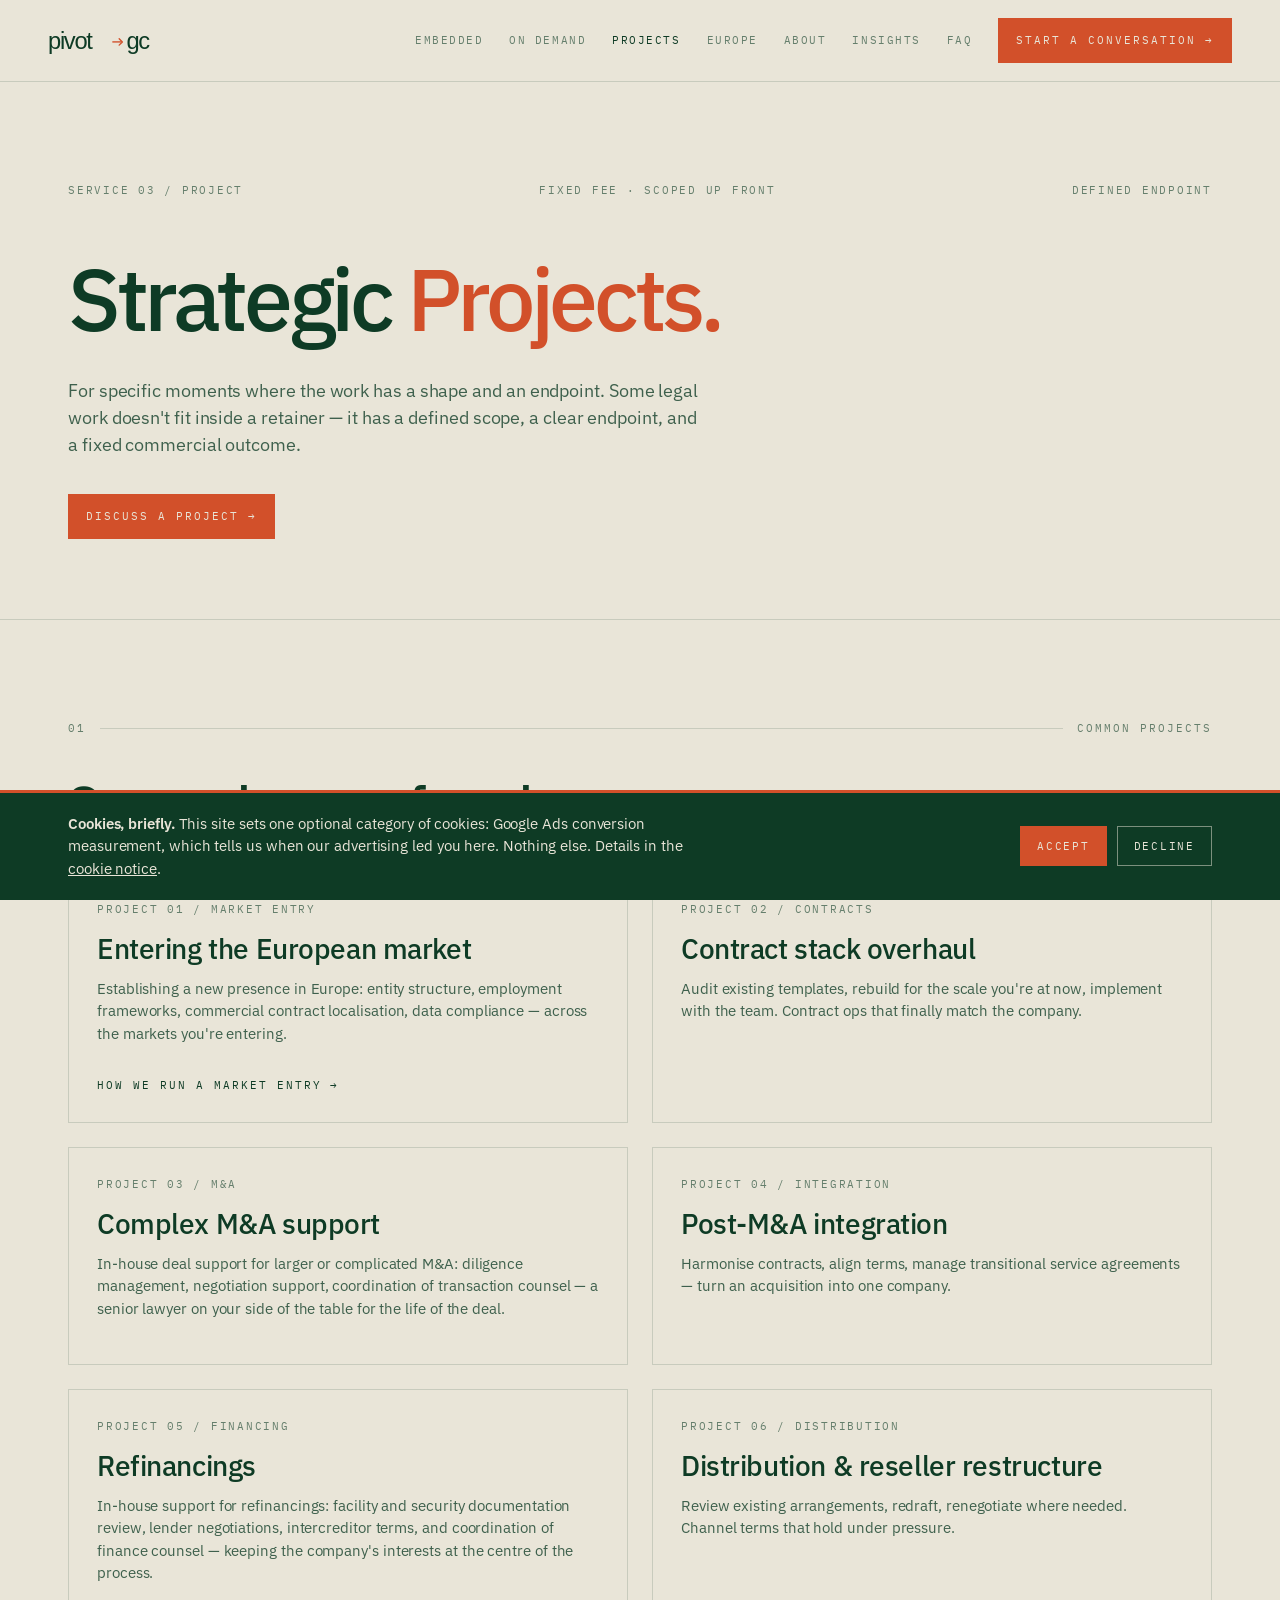
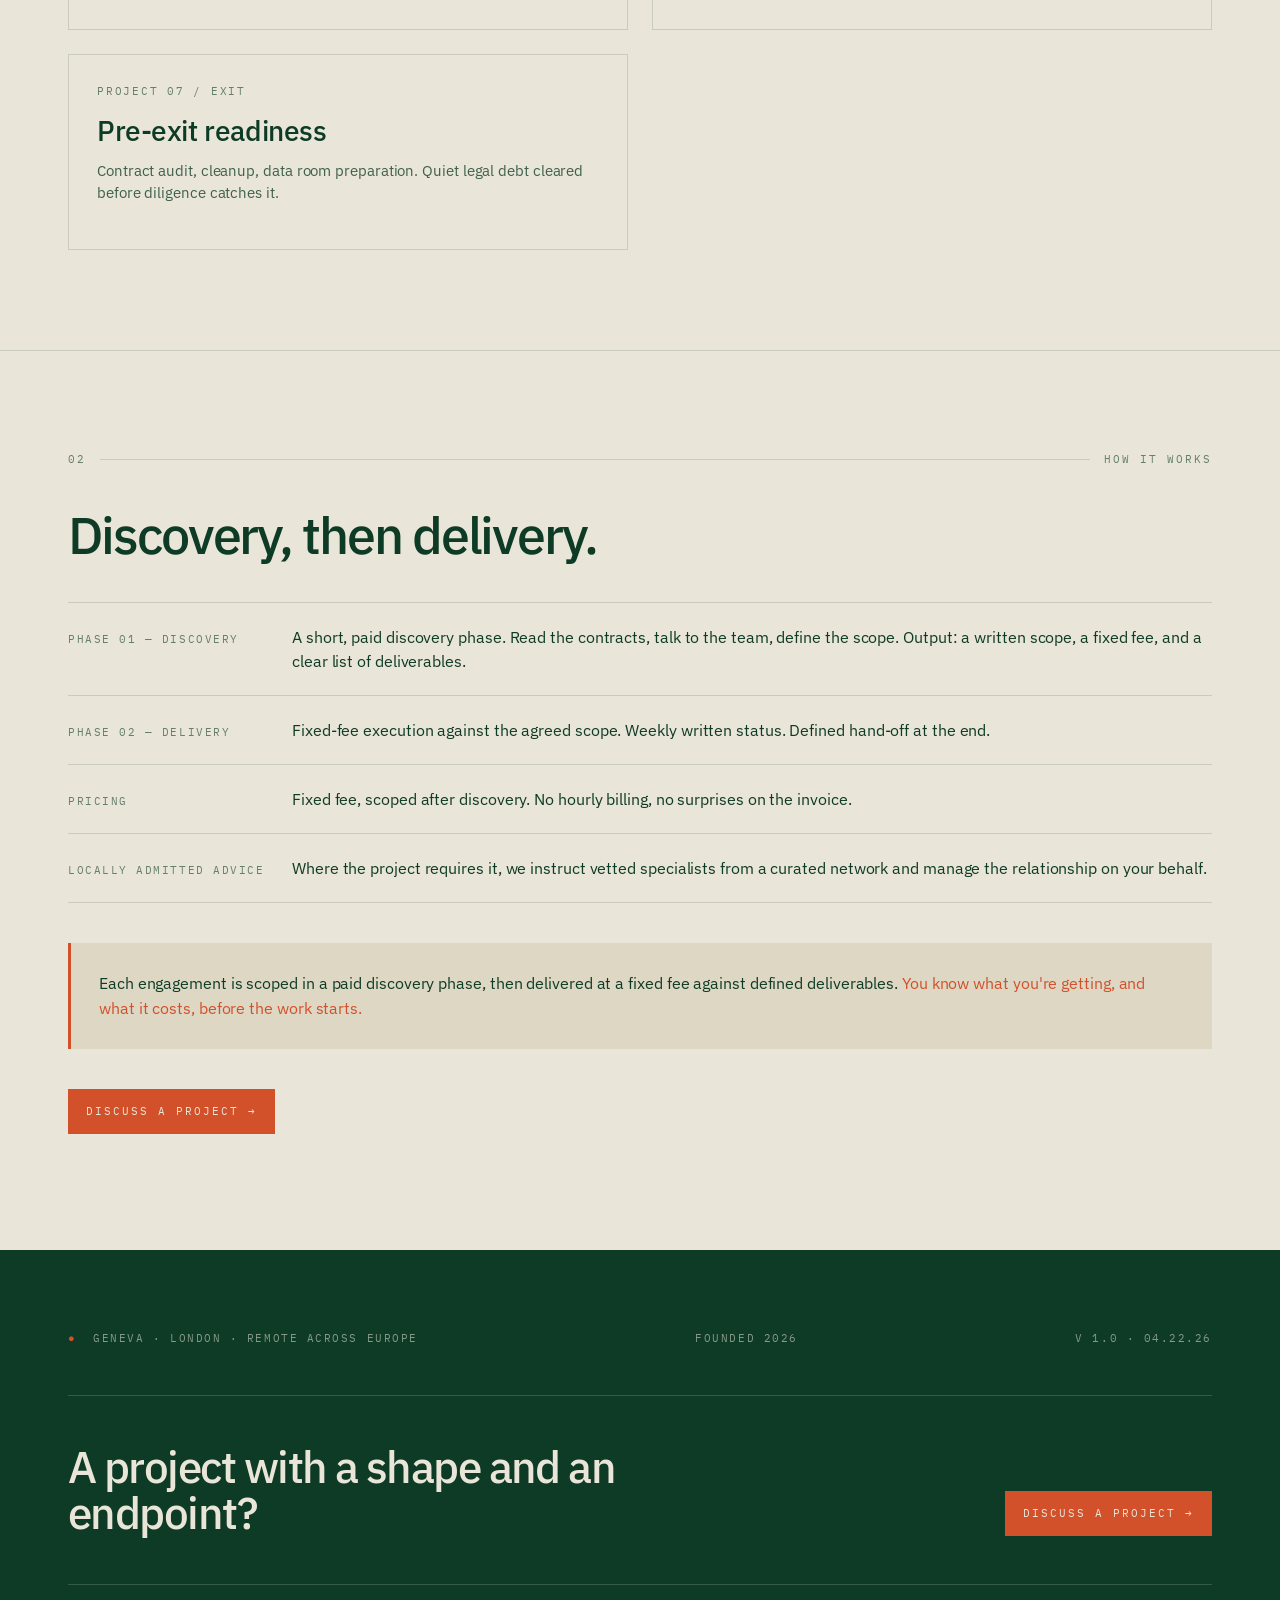
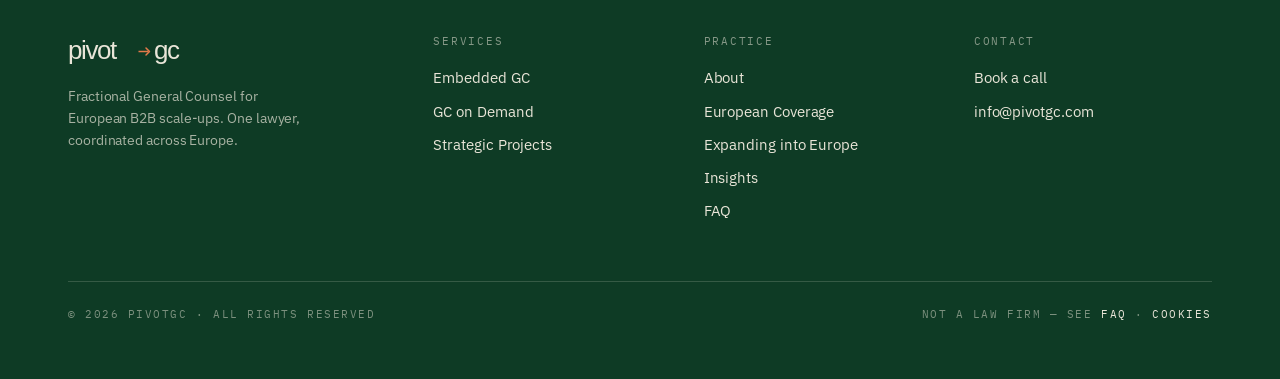
<file: services/projects/index.html>
<!doctype html>
<html lang="en">
<head>
  <meta charset="utf-8" />
  <meta name="viewport" content="width=device-width, initial-scale=1" />
  <!-- Google tag (gtag.js) -->
  <script async src="https://www.googletagmanager.com/gtag/js?id=AW-18322813077"></script>
  <script>
    window.dataLayer = window.dataLayer || [];
    function gtag(){dataLayer.push(arguments);}
    gtag('consent', 'default', {
      'ad_storage': 'denied',
      'ad_user_data': 'denied',
      'ad_personalization': 'denied',
      'analytics_storage': 'denied'
    });
    gtag('js', new Date());

    gtag('config', 'AW-18322813077');
  </script>
  <script defer src="/assets/js/consent.js"></script>
  <title>Fractional GC Projects | Fixed-Fee Legal for Scale-ups | PivotGC</title>
  <meta name="description" content="Fixed-fee legal projects for European scale-ups: entering the European market, contract overhaul, complex M&A support, refinancings, distribution restructure, exit readiness." />
  <link rel="canonical" href="https://pivotgc.com/services/projects/" />
  <meta property="og:title" content="Fractional GC Projects | Fixed-Fee Legal for Scale-ups | PivotGC" />
  <meta property="og:description" content="Fixed-fee legal projects for European scale-ups: market entry, contract overhaul, complex M&A support, refinancings." />
  <meta property="og:type" content="website" />
  <meta property="og:url" content="https://pivotgc.com/services/projects/" />
  <meta property="og:site_name" content="PivotGC" />
  <meta property="og:image" content="https://pivotgc.com/assets/brand/pivotgc-og.png" />
  <meta property="og:image:width" content="1200" />
  <meta property="og:image:height" content="630" />
  <meta property="og:image:alt" content="PivotGC — Fractional General Counsel for European scale-ups" />
  <meta name="twitter:card" content="summary_large_image" />
  <meta name="twitter:image" content="https://pivotgc.com/assets/brand/pivotgc-og.png" />
  <link rel="icon" href="/assets/brand/pivotgc-favicon.svg" type="image/svg+xml" />
  <link rel="apple-touch-icon" href="/assets/brand/pivotgc-appicon.svg" />
  <link rel="preconnect" href="https://fonts.googleapis.com" />
  <link rel="preconnect" href="https://fonts.gstatic.com" crossorigin />
  <link rel="stylesheet" href="https://fonts.googleapis.com/css2?family=IBM+Plex+Sans:wght@300;400;500;600;700&family=IBM+Plex+Mono:wght@300;400;500;600&display=swap" />
  <link rel="stylesheet" href="/assets/tokens/pivotgc-tokens.css" />
  <link rel="stylesheet" href="/assets/css/style.css" />
  <script type="application/ld+json">
  {
    "@context": "https://schema.org",
    "@type": "Service",
    "serviceType": "Legal project engagement",
    "name": "Strategic Legal Projects",
    "provider": { "@id": "https://pivotgc.com/#organization" },
    "areaServed": "Europe",
    "description": "Fixed-fee, defined-scope legal project engagements for European scale-ups. Entering the European market, contract stack overhaul, complex M&A support, post-M&A integration, refinancings, distribution restructure, pre-exit readiness."
  }
  </script>
  <script type="application/ld+json">
  {
    "@context": "https://schema.org",
    "@type": "BreadcrumbList",
    "itemListElement": [
      { "@type": "ListItem", "position": 1, "name": "Home", "item": "https://pivotgc.com/" },
      { "@type": "ListItem", "position": 2, "name": "Strategic Projects", "item": "https://pivotgc.com/services/projects/" }
    ]
  }
  </script>
</head>
<body>

<div class="topbar">
  <div class="topbar-inner">
    <a href="/" class="brand-id" aria-label="PivotGC home">
      <img class="wordmark" src="/assets/brand/pivotgc-primary-transparent.svg" alt="PivotGC" />
    </a>
    <nav class="nav-mono" aria-label="Primary">
      <a href="/services/embedded-gc/">Embedded</a>
      <a href="/services/gc-on-demand/">On Demand</a>
      <a href="/services/projects/" aria-current="page">Projects</a>
      <a href="/europe/">Europe</a>
      <a href="/about/">About</a>
      <a href="/insights/">Insights</a>
      <a href="/faq/">FAQ</a>
      <a class="cta" href="/contact/">Start a conversation →</a>
    </nav>
  </div>
</div>

<main>

<section class="hero no-border">
  <div class="wrap">
    <div class="meta">
      <div>Service 03 / Project</div>
      <div>Fixed fee · scoped up front</div>
      <div>Defined endpoint</div>
    </div>
    <h1>Strategic <em>Projects.</em></h1>
    <p class="lede">For specific moments where the work has a shape and an endpoint. Some legal work doesn't fit inside a retainer — it has a defined scope, a clear endpoint, and a fixed commercial outcome.</p>
    <div class="hero-actions">
      <a class="cta" href="/contact/">Discuss a project →</a>
    </div>
  </div>
</section>

<section>
  <div class="wrap">
    <div class="kicker"><span>01</span><span class="line"></span><span>Common projects</span></div>
    <h2>Seven shapes of work.</h2>

    <div class="grid g2">
      <article class="card">
        <div class="num">Project 01 / Market entry</div>
        <h3>Entering the European market</h3>
        <p>Establishing a new presence in Europe: entity structure, employment frameworks, commercial contract localisation, data compliance — across the markets you're entering.</p>
        <a class="more" href="/europe/expanding-into-europe/">How we run a market entry →</a>
      </article>
      <article class="card">
        <div class="num">Project 02 / Contracts</div>
        <h3>Contract stack overhaul</h3>
        <p>Audit existing templates, rebuild for the scale you're at now, implement with the team. Contract ops that finally match the company.</p>
      </article>
      <article class="card">
        <div class="num">Project 03 / M&amp;A</div>
        <h3>Complex M&amp;A support</h3>
        <p>In-house deal support for larger or complicated M&amp;A: diligence management, negotiation support, coordination of transaction counsel — a senior lawyer on your side of the table for the life of the deal.</p>
      </article>
      <article class="card">
        <div class="num">Project 04 / Integration</div>
        <h3>Post-M&amp;A integration</h3>
        <p>Harmonise contracts, align terms, manage transitional service agreements — turn an acquisition into one company.</p>
      </article>
      <article class="card">
        <div class="num">Project 05 / Financing</div>
        <h3>Refinancings</h3>
        <p>In-house support for refinancings: facility and security documentation review, lender negotiations, intercreditor terms, and coordination of finance counsel — keeping the company's interests at the centre of the process.</p>
      </article>
      <article class="card">
        <div class="num">Project 06 / Distribution</div>
        <h3>Distribution &amp; reseller restructure</h3>
        <p>Review existing arrangements, redraft, renegotiate where needed. Channel terms that hold under pressure.</p>
      </article>
      <article class="card">
        <div class="num">Project 07 / Exit</div>
        <h3>Pre-exit readiness</h3>
        <p>Contract audit, cleanup, data room preparation. Quiet legal debt cleared before diligence catches it.</p>
      </article>
    </div>
  </div>
</section>

<section>
  <div class="wrap">
    <div class="kicker"><span>02</span><span class="line"></span><span>How it works</span></div>
    <h2>Discovery, then delivery.</h2>

    <div class="spec-rows">
      <div class="spec-row">
        <div class="label">Phase 01 — Discovery</div>
        <div class="value">A short, paid discovery phase. Read the contracts, talk to the team, define the scope. Output: a written scope, a fixed fee, and a clear list of deliverables.</div>
      </div>
      <div class="spec-row">
        <div class="label">Phase 02 — Delivery</div>
        <div class="value">Fixed-fee execution against the agreed scope. Weekly written status. Defined hand-off at the end.</div>
      </div>
      <div class="spec-row">
        <div class="label">Pricing</div>
        <div class="value">Fixed fee, scoped after discovery. No hourly billing, no surprises on the invoice.</div>
      </div>
      <div class="spec-row">
        <div class="label">Locally admitted advice</div>
        <div class="value">Where the project requires it, we instruct vetted specialists from a curated network and manage the relationship on your behalf.</div>
      </div>
    </div>

    <div class="callout">
      <p>Each engagement is scoped in a paid discovery phase, then delivered at a fixed fee against defined deliverables. <em>You know what you're getting, and what it costs, before the work starts.</em></p>
    </div>

    <p style="margin-top:40px"><a class="cta" href="/contact/">Discuss a project →</a></p>
  </div>
</section>

</main>

<footer class="site-footer">
  <div class="wrap">
    <div class="footer-meta">
      <div><span style="color:var(--pgc-signal)">●</span> &nbsp;Geneva · London · remote across Europe</div>
      <div>Founded 2026</div>
      <div>v 1.0 · 04.22.26</div>
    </div>
    <div class="footer-cta">
      <h2>A project with a shape and an endpoint?</h2>
      <div class="actions">
        <a class="cta" href="/contact/">Discuss a project →</a>
      </div>
    </div>
    <div class="footer-grid">
      <div>
        <img class="wordmark-rev" src="/assets/brand/pivotgc-reversed-transparent.svg" alt="PivotGC" />
        <p class="blurb">Fractional General Counsel for European B2B scale-ups. One lawyer, coordinated across Europe.</p>
      </div>
      <div>
        <h4>Services</h4>
        <ul>
          <li><a href="/services/embedded-gc/">Embedded GC</a></li>
          <li><a href="/services/gc-on-demand/">GC on Demand</a></li>
          <li><a href="/services/projects/">Strategic Projects</a></li>
        </ul>
      </div>
      <div>
        <h4>Practice</h4>
        <ul>
          <li><a href="/about/">About</a></li>
          <li><a href="/europe/">European Coverage</a></li>
          <li><a href="/europe/expanding-into-europe/">Expanding into Europe</a></li>
          <li><a href="/insights/">Insights</a></li>
          <li><a href="/faq/">FAQ</a></li>
        </ul>
      </div>
      <div>
        <h4>Contact</h4>
        <ul>
          <li><a href="/contact/">Book a call</a></li>
          <li><a href="mailto:info@pivotgc.com">info@pivotgc.com</a></li>
        </ul>
      </div>
    </div>
    <div class="footer-bottom">
      <div>© 2026 PivotGC · All rights reserved</div>
      <div>Not a law firm — see <a href="/faq/">FAQ</a> · <a href="/cookies/">Cookies</a></div>
    </div>
  </div>
</footer>

</body>
</html>
</file>
<file: assets/tokens/pivotgc-tokens.css>
/* PivotGC — Design Tokens · Direction 03 (Vector)
 * v 0.1 · 04.22.26
 *
 * Consumption:
 *   - Import this file once in your global stylesheet.
 *   - Use `var(--pgc-*)` everywhere. Do not hardcode hexes in components.
 *   - Signal Orange must cover < 5% of any view. Forest ≈ 70%, Bone ≈ 25%.
 */

/* Fonts are loaded via <link rel="preconnect"> + <link rel="stylesheet"> in each
 * page <head> instead of a CSS @import, so the font CSS downloads in parallel
 * with this file rather than after it (render-blocking chain). */

:root {
  /* -------- Color · Core -------- */
  --pgc-forest:        #0E3B25; /* primary · surface, heading */
  --pgc-forest-deep:   #0A2A1A; /* deep surface */
  --pgc-abyss:         #0E1A12; /* near-black depth */
  --pgc-bone:          #E9E5D8; /* default ground */
  --pgc-bone-warm:     #DDD7C4; /* alt ground */
  --pgc-lichen:        #C6C0A9; /* quiet accent, dividers */
  --pgc-signal:        #D2502A; /* accent · <5% of view */
  --pgc-signal-soft:   #E47A4A; /* reversed-surface signal */

  /* -------- Color · Semantic -------- */
  --pgc-success:       #2E7A4A;
  --pgc-warning:       #C78A2E;
  --pgc-danger:        #A8321C;
  --pgc-info:          #3C6A8A;

  /* -------- Color · Aliases -------- */
  --pgc-ink:           var(--pgc-forest);
  --pgc-surface:       var(--pgc-bone);
  --pgc-surface-alt:   var(--pgc-bone-warm);
  --pgc-muted:         rgba(14, 59, 37, 0.60);
  --pgc-rule:          rgba(14, 59, 37, 0.15);

  /* -------- Typography -------- */
  --pgc-font-sans:     'IBM Plex Sans', ui-sans-serif, system-ui, -apple-system, 'Segoe UI', Roboto, sans-serif;
  --pgc-font-mono:     'IBM Plex Mono', ui-monospace, 'SF Mono', Menlo, monospace;

  --pgc-weight-light:  300;
  --pgc-weight-regular:400;
  --pgc-weight-medium: 500;
  --pgc-weight-semi:   600;
  --pgc-weight-bold:   700;

  /* Type scale · 1.25 modular */
  --pgc-text-xs:   12px;
  --pgc-text-sm:   14px;
  --pgc-text-base: 16px;
  --pgc-text-md:   18px;
  --pgc-text-lg:   22px;
  --pgc-text-xl:   28px;
  --pgc-text-2xl:  36px;
  --pgc-text-3xl:  48px;
  --pgc-text-4xl:  64px;
  --pgc-text-5xl:  88px;
  --pgc-text-6xl:  120px;

  /* Line height */
  --pgc-leading-tight:  0.95;
  --pgc-leading-snug:   1.15;
  --pgc-leading-normal: 1.55;
  --pgc-leading-loose:  1.75;

  /* Tracking */
  --pgc-tracking-display: -0.055em;
  --pgc-tracking-heading: -0.035em;
  --pgc-tracking-body:    -0.005em;
  --pgc-tracking-meta:    0.12em;

  /* -------- Spacing · 4px base -------- */
  --pgc-space-1:  4px;
  --pgc-space-2:  8px;
  --pgc-space-3:  12px;
  --pgc-space-4:  16px;
  --pgc-space-5:  20px;
  --pgc-space-6:  24px;
  --pgc-space-8:  32px;
  --pgc-space-10: 40px;
  --pgc-space-12: 48px;
  --pgc-space-16: 64px;
  --pgc-space-20: 80px;
  --pgc-space-24: 96px;
  --pgc-space-32: 128px;

  /* -------- Radius -------- */
  --pgc-radius-none: 0;           /* cards, buttons, tiles — default sharp */
  --pgc-radius-sm:   2px;
  --pgc-radius-md:   4px;
  --pgc-radius-pill: 999px;       /* chips, tags */

  /* -------- Elevation (used sparingly) -------- */
  --pgc-shadow-1: 0 1px 0 rgba(14, 26, 18, 0.06);
  --pgc-shadow-2: 0 2px 12px rgba(14, 26, 18, 0.06), 0 1px 0 rgba(14, 26, 18, 0.04);
  --pgc-shadow-3: 0 12px 40px rgba(14, 26, 18, 0.12);

  /* -------- Motion -------- */
  --pgc-ease:       cubic-bezier(0.2, 0.7, 0.2, 1);
  --pgc-duration-1: 120ms;
  --pgc-duration-2: 200ms;
  --pgc-duration-3: 320ms;

  /* -------- Layout -------- */
  --pgc-container-sm: 640px;
  --pgc-container-md: 960px;
  --pgc-container-lg: 1240px;
  --pgc-container-xl: 1440px;
  --pgc-grid-gutter:  24px;
}

/* -------- Base defaults -------- */
html, body {
  background: var(--pgc-surface);
  color: var(--pgc-ink);
  font-family: var(--pgc-font-sans);
  font-size: var(--pgc-text-base);
  line-height: var(--pgc-leading-normal);
  letter-spacing: var(--pgc-tracking-body);
  -webkit-font-smoothing: antialiased;
  text-rendering: optimizeLegibility;
}

/* -------- Utility classes (optional) -------- */
.pgc-display { font-size: var(--pgc-text-5xl); font-weight: var(--pgc-weight-medium); line-height: var(--pgc-leading-tight); letter-spacing: var(--pgc-tracking-display); }
.pgc-h1      { font-size: var(--pgc-text-4xl); font-weight: var(--pgc-weight-medium); line-height: var(--pgc-leading-snug); letter-spacing: var(--pgc-tracking-heading); }
.pgc-h2      { font-size: var(--pgc-text-3xl); font-weight: var(--pgc-weight-medium); line-height: var(--pgc-leading-snug); letter-spacing: var(--pgc-tracking-heading); }
.pgc-h3      { font-size: var(--pgc-text-xl);  font-weight: var(--pgc-weight-medium); line-height: var(--pgc-leading-snug); }
.pgc-body    { font-size: var(--pgc-text-base); line-height: var(--pgc-leading-normal); }
.pgc-meta    { font-family: var(--pgc-font-mono); font-size: var(--pgc-text-xs); letter-spacing: var(--pgc-tracking-meta); text-transform: uppercase; color: var(--pgc-muted); }
</file>
<file: assets/css/style.css>
/* PivotGC — site styles (Direction 03 · Vector)
 * Built on tokens/pivotgc-tokens.css. Do not hardcode colors here.
 */

* { box-sizing: border-box; }

html { scroll-behavior: smooth; }

body {
  margin: 0;
  background: var(--pgc-bone);
  color: var(--pgc-ink);
  font-family: var(--pgc-font-sans);
  font-size: var(--pgc-text-base);
  line-height: var(--pgc-leading-normal);
  letter-spacing: var(--pgc-tracking-body);
  -webkit-font-smoothing: antialiased;
  text-rendering: optimizeLegibility;
}

a { color: inherit; text-decoration: none; }
a:hover { color: var(--pgc-signal); }

h1, h2, h3, h4 {
  font-family: var(--pgc-font-sans);
  font-weight: var(--pgc-weight-medium);
  margin: 0 0 24px;
}

p { margin: 0 0 16px; }
ul { padding-left: 1.1em; margin: 0 0 20px; }
li { margin-bottom: 8px; }
strong { font-weight: var(--pgc-weight-semi); }
em { font-style: normal; color: var(--pgc-signal); }
hr.divider { border: 0; border-top: 1px solid var(--pgc-rule); margin: 56px 0; }

.wrap {
  max-width: var(--pgc-container-lg);
  margin: 0 auto;
  padding: 0 48px;
}

.narrow {
  max-width: 780px;
  margin: 0 auto;
  padding: 0 48px;
}

@media (max-width: 720px) {
  .wrap, .narrow { padding: 0 24px; }
}

/* ---- Topbar ---- */
.topbar {
  position: sticky;
  top: 0;
  z-index: 30;
  background: var(--pgc-bone);
  border-bottom: 1px solid var(--pgc-rule);
  backdrop-filter: blur(8px);
}

.topbar-inner {
  display: flex;
  justify-content: space-between;
  align-items: center;
  padding: 18px 48px;
  gap: 32px;
}

.brand-id {
  display: inline-flex;
  align-items: center;
  gap: 12px;
  font-family: var(--pgc-font-mono);
  font-size: 11px;
  letter-spacing: 0.14em;
  text-transform: uppercase;
  color: var(--pgc-muted);
}

.brand-id:hover { color: var(--pgc-forest); }

.brand-id .dot {
  width: 6px;
  height: 6px;
  background: var(--pgc-signal);
  border-radius: 50%;
}

.brand-id .wordmark {
  height: 32px;
  width: auto;
  display: block;
}

.nav-mono {
  display: flex;
  align-items: center;
  gap: 26px;
  font-family: var(--pgc-font-mono);
  font-size: 11px;
  letter-spacing: 0.14em;
  text-transform: uppercase;
  flex-wrap: wrap;
}

.nav-mono a {
  color: var(--pgc-muted);
  transition: color var(--pgc-duration-2) var(--pgc-ease);
}

.nav-mono a:hover,
.nav-mono a[aria-current="page"] {
  color: var(--pgc-forest);
}

.nav-mono .cta { color: var(--pgc-bone); }
.nav-mono .cta:hover { color: var(--pgc-bone); }

@media (max-width: 880px) {
  .topbar-inner { padding: 14px 24px; flex-direction: column; align-items: flex-start; gap: 12px; }
  .nav-mono { gap: 16px; font-size: 10px; }
}

/* ---- CTAs ---- */
.cta {
  display: inline-flex;
  align-items: center;
  gap: 10px;
  padding: 14px 18px;
  background: var(--pgc-signal);
  color: var(--pgc-bone);
  font-family: var(--pgc-font-mono);
  font-size: 11px;
  letter-spacing: 0.18em;
  text-transform: uppercase;
  border: 0;
  border-radius: var(--pgc-radius-none);
  transition: background var(--pgc-duration-2) var(--pgc-ease);
}

.cta:hover { background: var(--pgc-signal-soft); color: var(--pgc-bone); }

.cta-inv {
  background: transparent;
  color: var(--pgc-forest);
  border: 1px solid var(--pgc-forest);
}

.cta-inv:hover { background: var(--pgc-forest); color: var(--pgc-bone); }

.cta-on-forest {
  background: var(--pgc-signal);
  color: var(--pgc-bone);
}
.cta-on-forest:hover { background: var(--pgc-signal-soft); color: var(--pgc-bone); }

/* ---- Hero ---- */
.hero {
  padding: 100px 0 80px;
}

.hero .meta {
  display: flex;
  justify-content: space-between;
  flex-wrap: wrap;
  gap: 16px;
  margin-bottom: 56px;
  font-family: var(--pgc-font-mono);
  font-size: 11px;
  letter-spacing: 0.16em;
  text-transform: uppercase;
  color: var(--pgc-muted);
}

.hero h1 {
  font-weight: var(--pgc-weight-medium);
  font-size: clamp(44px, 7vw, 88px);
  line-height: 0.98;
  letter-spacing: -0.05em;
  margin: 0;
  max-width: 1100px;
}

.hero .lede {
  max-width: 640px;
  margin-top: 36px;
  font-size: var(--pgc-text-md);
  line-height: 1.5;
  color: rgba(14, 59, 37, 0.78);
}

.hero-actions {
  margin-top: 36px;
  display: flex;
  gap: 12px;
  flex-wrap: wrap;
}

.hero .tri {
  display: grid;
  grid-template-columns: repeat(3, 1fr);
  gap: 24px;
  margin-top: 64px;
  padding-top: 28px;
  border-top: 1px solid var(--pgc-rule);
}

.hero .tri .lbl {
  font-family: var(--pgc-font-mono);
  font-size: 11px;
  letter-spacing: 0.16em;
  text-transform: uppercase;
  color: var(--pgc-muted);
  margin-bottom: 8px;
}

.hero .tri .val {
  font-size: 16px;
  line-height: 1.4;
  letter-spacing: -0.005em;
}

@media (max-width: 720px) {
  .hero { padding: 64px 0 48px; }
  .hero .meta { margin-bottom: 36px; }
  .hero .tri { grid-template-columns: 1fr; gap: 20px; margin-top: 48px; }
}

/* ---- Sections ---- */
section {
  padding: 100px 0;
  border-top: 1px solid var(--pgc-rule);
}

section.no-border { border-top: 0; }

.section-bone-warm { background: var(--pgc-bone-warm); }

.kicker {
  display: flex;
  align-items: center;
  gap: 14px;
  margin-bottom: 40px;
  font-family: var(--pgc-font-mono);
  font-size: 11px;
  letter-spacing: 0.18em;
  text-transform: uppercase;
  color: var(--pgc-muted);
}

.kicker .line {
  flex: 1;
  height: 1px;
  background: var(--pgc-rule);
}

h2 {
  font-weight: var(--pgc-weight-medium);
  font-size: clamp(32px, 5vw, 52px);
  line-height: 1.05;
  letter-spacing: -0.04em;
  margin: 0 0 40px;
  max-width: 800px;
}

h3 {
  font-size: var(--pgc-text-xl);
  font-weight: var(--pgc-weight-medium);
  letter-spacing: -0.015em;
  line-height: 1.2;
  margin: 0 0 12px;
}

.lead {
  font-size: 18px;
  line-height: 1.5;
  color: rgba(14, 59, 37, 0.78);
  max-width: 640px;
}

.measure { max-width: 68ch; }
.small { font-size: 13px; color: var(--pgc-muted); }

@media (max-width: 720px) {
  section { padding: 64px 0; }
}

/* ---- Grid ---- */
.grid { display: grid; gap: 24px; }
.g2 { grid-template-columns: 1fr 1fr; }
.g3 { grid-template-columns: repeat(3, 1fr); }
.g4 { grid-template-columns: repeat(4, 1fr); }
@media (max-width: 900px) { .g2, .g3, .g4 { grid-template-columns: 1fr; } }

/* ---- Cards (sharp, hairline) ---- */
.card {
  padding: 28px;
  background: var(--pgc-bone);
  border: 1px solid var(--pgc-rule);
  border-radius: var(--pgc-radius-none);
  display: flex;
  flex-direction: column;
  transition: border-color var(--pgc-duration-2) var(--pgc-ease), background var(--pgc-duration-2) var(--pgc-ease);
}

.card:hover { border-color: var(--pgc-forest); background: rgba(14, 59, 37, 0.02); }

.card .num {
  font-family: var(--pgc-font-mono);
  font-size: 11px;
  letter-spacing: 0.16em;
  text-transform: uppercase;
  color: var(--pgc-muted);
  margin-bottom: 14px;
}

.card h3 { margin-top: 0; }

.card p {
  color: rgba(14, 59, 37, 0.78);
  font-size: 15px;
  line-height: 1.5;
}

.card .meta {
  margin-top: auto;
  padding-top: 20px;
  font-family: var(--pgc-font-mono);
  font-size: 11px;
  letter-spacing: 0.14em;
  text-transform: uppercase;
  color: var(--pgc-muted);
}

.card .more {
  display: inline-flex;
  align-items: center;
  gap: 8px;
  margin-top: 16px;
  font-family: var(--pgc-font-mono);
  font-size: 11px;
  letter-spacing: 0.18em;
  text-transform: uppercase;
  color: var(--pgc-forest);
}

.card .more:hover { color: var(--pgc-signal); }

/* ---- Index/file rows (used for jurisdictions, FAQ, insights index) ---- */
.rows { border-top: 1px solid var(--pgc-rule); }

.row {
  display: grid;
  grid-template-columns: 80px 1fr 200px 60px;
  gap: 24px;
  padding: 24px 0;
  border-bottom: 1px solid var(--pgc-rule);
  align-items: center;
  transition: background var(--pgc-duration-2) var(--pgc-ease);
}

a.row { color: inherit; }
a.row:hover { background: rgba(14, 59, 37, 0.03); color: inherit; }
a.row:hover .arrow { transform: translateX(6px); color: var(--pgc-signal); }

.row .num {
  font-family: var(--pgc-font-mono);
  font-size: 11px;
  letter-spacing: 0.16em;
  color: var(--pgc-muted);
}

.row .title {
  font-size: 20px;
  font-weight: var(--pgc-weight-medium);
  letter-spacing: -0.015em;
  line-height: 1.25;
}

.row .title .sub {
  display: block;
  font-size: 14px;
  font-weight: var(--pgc-weight-regular);
  color: var(--pgc-muted);
  letter-spacing: 0;
  margin-top: 4px;
  line-height: 1.4;
}

.row .meta {
  font-family: var(--pgc-font-mono);
  font-size: 11px;
  letter-spacing: 0.14em;
  text-transform: uppercase;
  color: var(--pgc-muted);
}

.row .arrow {
  font-family: var(--pgc-font-mono);
  font-size: 18px;
  color: var(--pgc-forest);
  text-align: right;
  transition: transform var(--pgc-duration-2) var(--pgc-ease), color var(--pgc-duration-2) var(--pgc-ease);
}

@media (max-width: 720px) {
  .row { grid-template-columns: 50px 1fr 36px; gap: 12px; }
  .row .meta { display: none; }
}

/* ---- Spec rows (info-grid replacement) ---- */
.spec-rows { margin: 32px 0; border-top: 1px solid var(--pgc-rule); }

.spec-row {
  display: grid;
  grid-template-columns: 200px 1fr;
  gap: 24px;
  padding: 22px 0;
  border-bottom: 1px solid var(--pgc-rule);
  align-items: baseline;
}

.spec-row .label {
  font-family: var(--pgc-font-mono);
  font-size: 11px;
  letter-spacing: 0.14em;
  text-transform: uppercase;
  color: var(--pgc-muted);
}

.spec-row .value {
  font-size: 16px;
  line-height: 1.5;
}

@media (max-width: 720px) {
  .spec-row { grid-template-columns: 1fr; gap: 6px; }
}

/* ---- Rules (4-cell brand-style frame) ---- */
.rules {
  display: grid;
  grid-template-columns: 1fr 1fr;
  border-top: 1px solid var(--pgc-rule);
  border-left: 1px solid var(--pgc-rule);
  margin: 40px 0;
}

.rule-item {
  padding: 28px;
  border-right: 1px solid var(--pgc-rule);
  border-bottom: 1px solid var(--pgc-rule);
}

.rule-item .n {
  font-family: var(--pgc-font-mono);
  font-size: 11px;
  letter-spacing: 0.16em;
  color: var(--pgc-signal);
  margin-bottom: 10px;
}

.rule-item .t {
  font-size: 18px;
  font-weight: var(--pgc-weight-medium);
  letter-spacing: -0.01em;
  margin-bottom: 6px;
  line-height: 1.3;
}

.rule-item .d {
  font-size: 14px;
  line-height: 1.5;
  color: var(--pgc-muted);
}

@media (max-width: 720px) {
  .rules { grid-template-columns: 1fr; }
}

/* ---- Callout (left signal rule) ---- */
.callout {
  background: var(--pgc-bone-warm);
  padding: 28px;
  border-left: 3px solid var(--pgc-signal);
  margin: 40px 0;
}

.callout p:last-child { margin-bottom: 0; }

/* ---- FAQ ---- */
.faq-list { border-top: 1px solid var(--pgc-rule); }

.faq-item {
  display: grid;
  grid-template-columns: 80px 1fr;
  gap: 24px;
  padding: 32px 0;
  border-bottom: 1px solid var(--pgc-rule);
}

.faq-item .n {
  font-family: var(--pgc-font-mono);
  font-size: 11px;
  letter-spacing: 0.16em;
  color: var(--pgc-muted);
}

.faq-item .q {
  font-size: 22px;
  font-weight: var(--pgc-weight-medium);
  letter-spacing: -0.015em;
  line-height: 1.25;
  margin: 0 0 12px;
  color: var(--pgc-forest);
}

.faq-item .a {
  color: rgba(14, 59, 37, 0.85);
  font-size: 16px;
  line-height: 1.55;
  max-width: 70ch;
}

.faq-item .a p:last-child { margin-bottom: 0; }

@media (max-width: 720px) {
  .faq-item { grid-template-columns: 1fr; gap: 12px; padding: 28px 0; }
}

/* ---- Tag list (jurisdictions etc.) ---- */
.tag-list {
  display: flex;
  flex-wrap: wrap;
  gap: 8px;
  list-style: none;
  padding: 0;
  margin: 24px 0;
}

.tag-list li {
  font-family: var(--pgc-font-mono);
  font-size: 11px;
  letter-spacing: 0.14em;
  text-transform: uppercase;
  padding: 8px 12px;
  border: 1px solid var(--pgc-rule);
  color: var(--pgc-forest);
  margin: 0;
}

/* ---- Body content lists with vector arrows ---- */
.arrow-list {
  list-style: none;
  padding: 0;
  margin: 0 0 20px;
}

.arrow-list li {
  position: relative;
  padding-left: 28px;
  margin-bottom: 14px;
  line-height: 1.5;
}

.arrow-list li::before {
  content: "→";
  position: absolute;
  left: 0;
  top: 0;
  font-family: var(--pgc-font-mono);
  color: var(--pgc-signal);
  font-weight: var(--pgc-weight-medium);
}

/* ---- Footer (forest surface) ---- */
.site-footer {
  background: var(--pgc-forest);
  color: var(--pgc-bone);
  padding: 80px 0 56px;
  border-top: 0;
  margin-top: 0;
  font-family: var(--pgc-font-sans);
}

.site-footer a { color: var(--pgc-bone); }
.site-footer a:hover { color: var(--pgc-signal-soft); }

.footer-meta {
  display: flex;
  justify-content: space-between;
  flex-wrap: wrap;
  gap: 24px;
  margin-bottom: 48px;
  font-family: var(--pgc-font-mono);
  font-size: 11px;
  letter-spacing: 0.14em;
  text-transform: uppercase;
  color: rgba(233, 229, 216, 0.55);
}

.footer-cta {
  display: grid;
  grid-template-columns: 1.4fr 1fr;
  gap: 32px;
  align-items: end;
  padding: 48px 0;
  border-top: 1px solid rgba(233, 229, 216, 0.18);
  border-bottom: 1px solid rgba(233, 229, 216, 0.18);
  margin-bottom: 48px;
}

.footer-cta h2 {
  margin: 0;
  color: var(--pgc-bone);
  font-size: clamp(28px, 4vw, 44px);
  letter-spacing: -0.035em;
  max-width: none;
}

.footer-cta .actions {
  display: flex;
  gap: 12px;
  justify-content: flex-end;
  flex-wrap: wrap;
}

.footer-grid {
  display: grid;
  grid-template-columns: 1.4fr repeat(3, 1fr);
  gap: 32px;
  margin-bottom: 48px;
}

.footer-grid h4 {
  font-family: var(--pgc-font-mono);
  color: rgba(233, 229, 216, 0.55);
  font-size: 11px;
  letter-spacing: 0.16em;
  text-transform: uppercase;
  font-weight: var(--pgc-weight-regular);
  margin-bottom: 16px;
}

.footer-grid ul { list-style: none; padding: 0; margin: 0; }
.footer-grid li { margin-bottom: 10px; font-size: 15px; }

.footer-grid .wordmark-rev {
  width: 160px;
  margin-bottom: 18px;
  display: block;
}

.footer-grid .blurb {
  max-width: 30ch;
  font-size: 14px;
  line-height: 1.55;
  color: rgba(233, 229, 216, 0.7);
}

.footer-bottom {
  display: flex;
  justify-content: space-between;
  flex-wrap: wrap;
  gap: 12px;
  padding-top: 24px;
  border-top: 1px solid rgba(233, 229, 216, 0.18);
  font-family: var(--pgc-font-mono);
  font-size: 11px;
  letter-spacing: 0.14em;
  text-transform: uppercase;
  color: rgba(233, 229, 216, 0.5);
}

@media (max-width: 880px) {
  .footer-grid { grid-template-columns: 1fr 1fr; }
  .footer-cta { grid-template-columns: 1fr; gap: 24px; }
  .footer-cta .actions { justify-content: flex-start; }
}

@media (max-width: 480px) {
  .footer-grid { grid-template-columns: 1fr; }
}

/* ---- Forms ---- */
.form {
  display: grid;
  gap: 20px;
  max-width: 680px;
  margin-top: 32px;
}

.form-row {
  display: grid;
  grid-template-columns: 1fr 1fr;
  gap: 20px;
}

@media (max-width: 560px) {
  .form-row { grid-template-columns: 1fr; }
}

.field {
  display: flex;
  flex-direction: column;
  gap: 8px;
}

.field label {
  font-family: var(--pgc-font-mono);
  font-size: 11px;
  letter-spacing: 0.14em;
  text-transform: uppercase;
  color: var(--pgc-muted);
}

.field .req { color: var(--pgc-signal); margin-left: 4px; }

.field input,
.field select,
.field textarea {
  font-family: var(--pgc-font-sans);
  font-size: 16px;
  line-height: 1.4;
  padding: 12px 14px;
  background: var(--pgc-bone);
  color: var(--pgc-ink);
  border: 1px solid var(--pgc-rule);
  border-radius: var(--pgc-radius-none);
  width: 100%;
  transition: border-color var(--pgc-duration-2) var(--pgc-ease);
  -webkit-appearance: none;
  appearance: none;
}

.field input:hover,
.field select:hover,
.field textarea:hover { border-color: rgba(14, 59, 37, 0.35); }

.field input:focus,
.field select:focus,
.field textarea:focus {
  outline: none;
  border-color: var(--pgc-forest);
  box-shadow: inset 0 0 0 1px var(--pgc-forest);
}

.field textarea {
  min-height: 140px;
  resize: vertical;
}

.field select {
  background-image: linear-gradient(45deg, transparent 50%, var(--pgc-forest) 50%), linear-gradient(135deg, var(--pgc-forest) 50%, transparent 50%);
  background-position: calc(100% - 18px) 18px, calc(100% - 13px) 18px;
  background-size: 5px 5px, 5px 5px;
  background-repeat: no-repeat;
  padding-right: 36px;
}

.form .field-honey {
  position: absolute;
  left: -9999px;
  top: -9999px;
  visibility: hidden;
}

.form .submit { margin-top: 8px; display: flex; gap: 12px; align-items: center; }

.form button.cta {
  border: 0;
  cursor: pointer;
  font: inherit;
  font-family: var(--pgc-font-mono);
  font-size: 11px;
  letter-spacing: 0.18em;
  text-transform: uppercase;
}

/* ---- Focus rings (accessibility) ---- */
:focus-visible {
  outline: 2px solid var(--pgc-signal);
  outline-offset: 2px;
}

@media (prefers-reduced-motion: reduce) {
  *, *::before, *::after { transition: none !important; animation: none !important; scroll-behavior: auto !important; }
}
</file>
